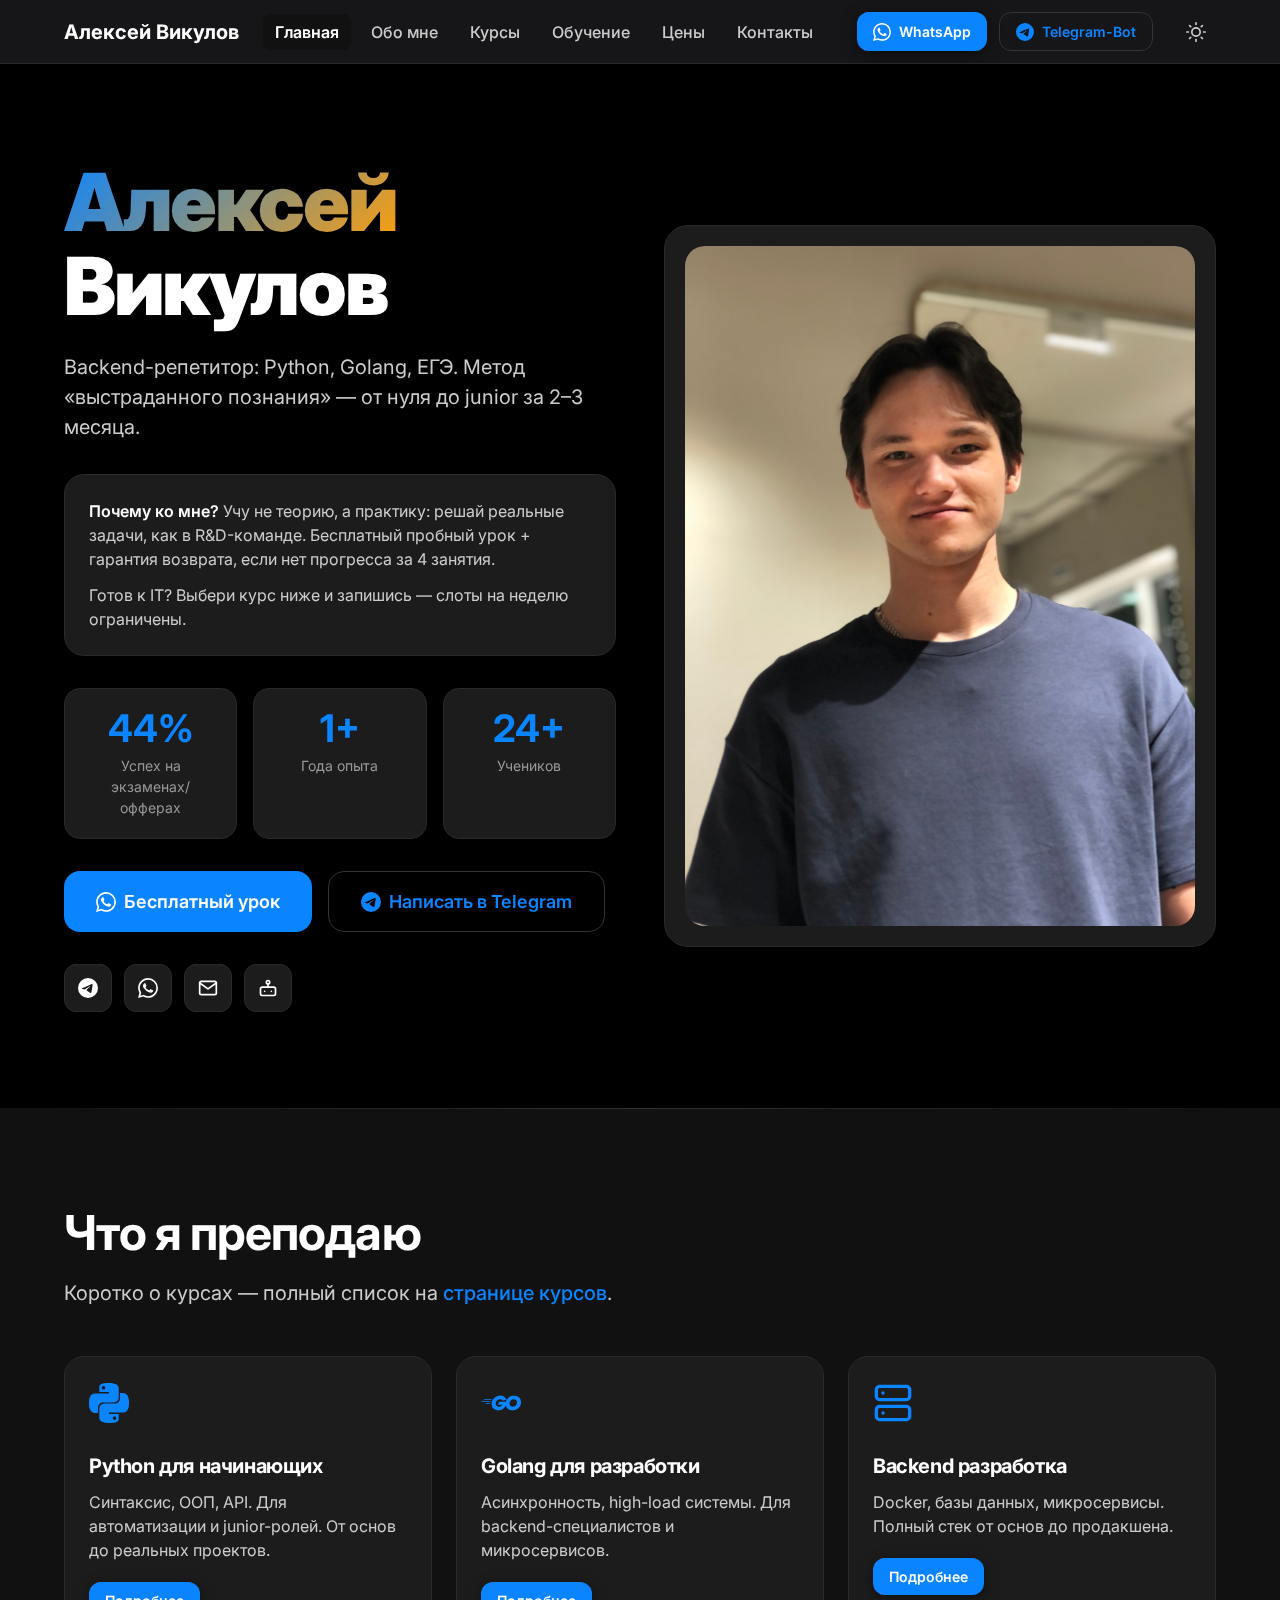
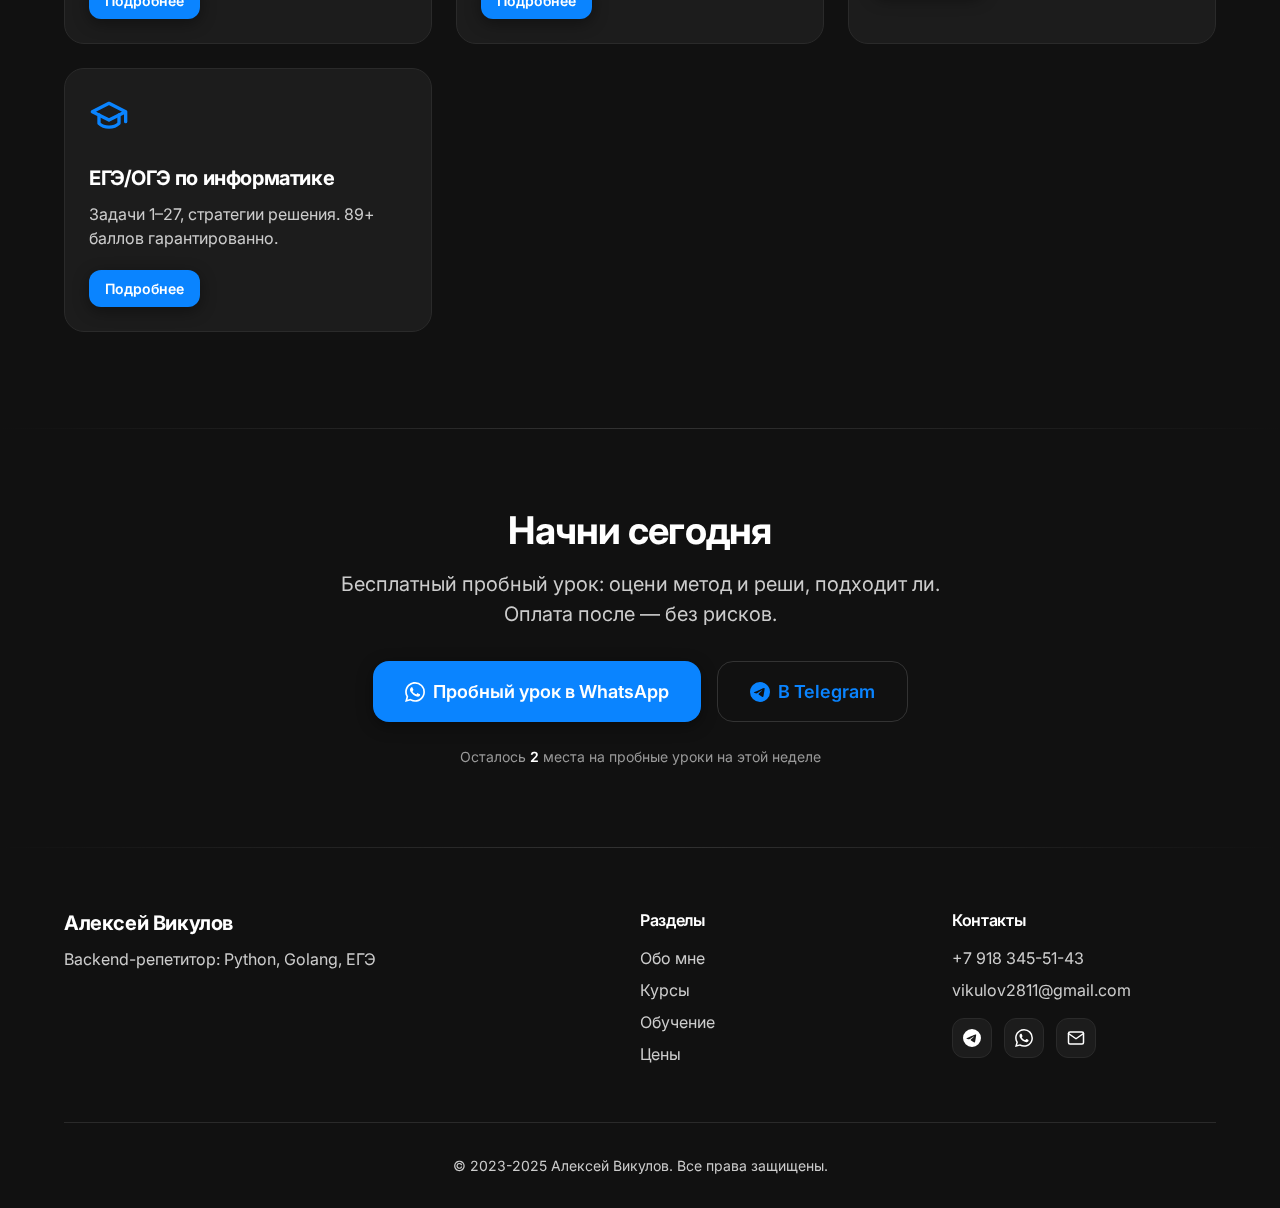
<file: index.html>
<!DOCTYPE html>
<html lang="ru" data-theme="dark">
<head>
  <meta charset="UTF-8" />
  <meta name="viewport" content="width=device-width, initial-scale=1.0"/>
  <title>Алексей Викулов: Репетитор Python, Golang, Backend | Бесплатный пробный урок</title>
  <meta name="description" content="Индивидуальные уроки Python, Golang, Backend и ЕГЭ по информатике. Метод 'выстраданного познания'. Запишись на бесплатный урок — 92% учеников получают офферы.">
  <meta name="keywords" content="Python, Golang, Backend, ЕГЭ информатика, репетитор, программирование, обучение">
  
  <!-- Fonts -->
  <link rel="preconnect" href="https://fonts.googleapis.com">
  <link rel="preconnect" href="https://fonts.gstatic.com" crossorigin>
  <link href="https://fonts.googleapis.com/css2?family=Inter:wght@300;400;500;600;700;800;900&display=swap" rel="stylesheet">
  
  <style>
    /* ============================================
       APPLE-STYLE DESIGN SYSTEM
       Полная система дизайна в стиле Apple
       ============================================ */

    /* ============================================
       1. ПЕРЕМЕННЫЕ - ТЕМНАЯ ТЕМА (по умолчанию)
       ============================================ */
    :root {
      /* Цветовая схема - Dark Mode */
      --bg-primary: #000000;
      --bg-secondary: #111111;
      --bg-tertiary: #1a1a1a;
      --bg-card: #1c1c1c;
      --bg-elevated: #2c2c2c;
      
      /* Текст */
      --text-primary: #ffffff;
      --text-secondary: #cccccc;
      --text-tertiary: #999999;
      --text-disabled: #666666;
      
      /* Акценты */
      --accent-primary: #0a84ff;
      --accent-primary-hover: #409cff;
      --accent-secondary: #30d158;
      --accent-tertiary: #ff9f0a;
      --accent-error: #ff3b30;
      
      /* Границы */
      --border-primary: #333333;
      --border-secondary: #2a2a2a;
      --border-tertiary: #222222;
      
      /* Тени */
      --shadow-1: 0 2px 8px rgba(0, 0, 0, 0.3);
      --shadow-2: 0 4px 16px rgba(0, 0, 0, 0.4);
      --shadow-3: 0 8px 32px rgba(0, 0, 0, 0.5);
      --shadow-4: 0 12px 48px rgba(0, 0, 0, 0.6);
      
      /* Прозрачность */
      --glass-bg: rgba(28, 28, 30, 0.8);
      --overlay-bg: rgba(0, 0, 0, 0.4);
      
      /* Размеры шрифтов (iOS-style) */
      --text-xs: 12px;
      --text-sm: 14px;
      --text-base: 16px;
      --text-lg: 18px;
      --text-xl: 20px;
      --text-2xl: 24px;
      --text-3xl: 30px;
      --text-4xl: 38px;
      --text-5xl: 48px;
      --text-6xl: 64px;
      --text-7xl: 80px;
      
      /* Веса шрифтов */
      --font-light: 300;
      --font-regular: 400;
      --font-medium: 500;
      --font-semibold: 600;
      --font-bold: 700;
      --font-extrabold: 800;
      --font-black: 900;
      
      /* Межстрочное расстояние */
      --leading-tight: 1.2;
      --leading-snug: 1.35;
      --leading-normal: 1.5;
      --leading-loose: 1.8;
      
      /* Трекинг */
      --tracking-tight: -0.02em;
      --tracking-normal: 0;
      --tracking-wide: 0.02em;
      
      /* Система отступов (8pt grid) */
      --space-1: 4px;
      --space-2: 8px;
      --space-3: 12px;
      --space-4: 16px;
      --space-5: 20px;
      --space-6: 24px;
      --space-7: 28px;
      --space-8: 32px;
      --space-9: 36px;
      --space-10: 40px;
      --space-12: 48px;
      --space-14: 56px;
      --space-16: 64px;
      --space-20: 80px;
      --space-24: 96px;
      --space-28: 112px;
      --space-32: 128px;
      
      /* Радиусы скругления */
      --radius-sm: 8px;
      --radius-md: 12px;
      --radius-lg: 16px;
      --radius-xl: 20px;
      --radius-2xl: 24px;
      --radius-full: 9999px;
      
      /* Навигация */
      --navbar-height: 64px;
      
      /* Контейнер */
      --container-max: 1200px;
      
      /* Анимации */
      --duration-fast: 0.15s;
      --duration-normal: 0.3s;
      --duration-slow: 0.5s;
      --ease-in: cubic-bezier(0.4, 0, 1, 1);
      --ease-out: cubic-bezier(0, 0, 0.2, 1);
      --ease-in-out: cubic-bezier(0.4, 0, 0.2, 1);
      --spring: cubic-bezier(0.175, 0.885, 0.32, 1.275);
    }

    /* ============================================
       2. СВЕТЛАЯ ТЕМА
       ============================================ */
    [data-theme="light"] {
      --bg-primary: #ffffff;
      --bg-secondary: #f5f5f7;
      --bg-tertiary: #e5e5ea;
      --bg-card: #ffffff;
      --bg-elevated: #ffffff;
      
      --text-primary: #1d1d1f;
      --text-secondary: #424245;
      --text-tertiary: #6e6e73;
      --text-disabled: #a5a5a8;
      
      --accent-primary: #0071e3;
      --accent-primary-hover: #0077ed;
      --accent-secondary: #30d158;
      --accent-tertiary: #ff9f0a;
      --accent-error: #ff375f;
      
      --border-primary: #d1d1d6;
      --border-secondary: #e5e5ea;
      --border-tertiary: #f5f5f7;
      
      --shadow-1: 0 2px 8px rgba(0, 0, 0, 0.08);
      --shadow-2: 0 4px 16px rgba(0, 0, 0, 0.12);
      --shadow-3: 0 8px 32px rgba(0, 0, 0, 0.15);
      --shadow-4: 0 12px 48px rgba(0, 0, 0, 0.18);
      
      --glass-bg: rgba(255, 255, 255, 0.8);
      --overlay-bg: rgba(0, 0, 0, 0.2);
    }

    /* ============================================
       3. СБРОС СТИЛЕЙ
       ============================================ */
    *, *::before, *::after {
      margin: 0;
      padding: 0;
      box-sizing: border-box;
    }

    html {
      scroll-behavior: smooth;
      -webkit-font-smoothing: antialiased;
      -moz-osx-font-smoothing: grayscale;
      text-rendering: optimizeLegibility;
    }

    body {
      font-family: 'Inter', -apple-system, BlinkMacSystemFont, 'SF Pro Display', 'SF Pro Text', sans-serif;
      font-size: var(--text-base);
      font-weight: var(--font-regular);
      line-height: var(--leading-normal);
      color: var(--text-primary);
      background-color: var(--bg-primary);
      overflow-x: hidden;
      min-height: 100vh;
    }

    /* ============================================
       4. ТИПОГРАФИКА
       ============================================ */
    h1, h2, h3, h4, h5, h6 {
      font-weight: var(--font-bold);
      line-height: var(--leading-tight);
      letter-spacing: var(--tracking-tight);
      color: var(--text-primary);
    }

    h1 {
      font-size: var(--text-6xl);
      font-weight: var(--font-black);
    }

    h2 {
      font-size: var(--text-4xl);
    }

    h3 {
      font-size: var(--text-2xl);
    }

    h4 {
      font-size: var(--text-xl);
    }

    h5 {
      font-size: var(--text-lg);
    }

    h6 {
      font-size: var(--text-base);
      font-weight: var(--font-semibold);
    }

    p {
      color: var(--text-secondary);
      line-height: var(--leading-normal);
    }

    a {
      color: var(--accent-primary);
      text-decoration: none;
      transition: color var(--duration-fast) var(--ease-out);
    }

    a:hover {
      color: var(--accent-primary-hover);
    }

    strong, b {
      font-weight: var(--font-semibold);
      color: var(--text-primary);
    }

    /* ============================================
       5. БАЗОВЫЕ КОМПОНЕНТЫ
       ============================================ */

    /* Контейнер */
    .container {
      max-width: var(--container-max);
      margin: 0 auto;
      padding: 0 var(--space-6);
    }

    /* Кнопки */
    .button {
      display: inline-flex;
      align-items: center;
      justify-content: center;
      gap: var(--space-2);
      padding: var(--space-3) var(--space-6);
      border-radius: var(--radius-lg);
      font-size: var(--text-base);
      font-weight: var(--font-semibold);
      font-family: inherit;
      text-align: center;
      cursor: pointer;
      transition: all var(--duration-normal) var(--ease-out);
      border: none;
      position: relative;
      overflow: hidden;
      white-space: nowrap;
    }

    .button.primary {
      background-color: var(--accent-primary);
      color: white;
      box-shadow: var(--shadow-2);
    }

    .button.primary:hover {
      background-color: var(--accent-primary-hover);
      transform: translateY(-2px);
      box-shadow: var(--shadow-3);
    }

    .button.primary:active {
      transform: translateY(0) scale(0.98);
    }

    .button.secondary {
      background-color: transparent;
      color: var(--accent-primary);
      border: 1px solid var(--border-primary);
    }

    .button.secondary:hover {
      background-color: var(--bg-secondary);
      border-color: var(--accent-primary);
    }

    .button.tertiary {
      background-color: transparent;
      color: var(--text-primary);
    }

    .button.tertiary:hover {
      background-color: var(--bg-secondary);
    }

    .button.small {
      padding: var(--space-2) var(--space-4);
      font-size: var(--text-sm);
      border-radius: var(--radius-md);
    }

    .button.large {
      padding: var(--space-4) var(--space-8);
      font-size: var(--text-lg);
    }

    /* Карточки */
    .card {
      background-color: var(--bg-card);
      border-radius: var(--radius-xl);
      padding: var(--space-6);
      box-shadow: var(--shadow-2);
      border: 1px solid var(--border-secondary);
      transition: all var(--duration-normal) var(--ease-out);
      position: relative;
    }

    .card:hover {
      transform: translateY(-4px);
      box-shadow: var(--shadow-3);
      border-color: var(--border-primary);
    }

    /* ============================================
       6. НАВИГАЦИЯ (macOS-style)
       ============================================ */
    .navbar {
      position: fixed;
      top: 0;
      left: 0;
      right: 0;
      height: var(--navbar-height);
      background-color: var(--glass-bg);
      backdrop-filter: blur(20px) saturate(180%);
      -webkit-backdrop-filter: blur(20px) saturate(180%);
      border-bottom: 1px solid var(--border-secondary);
      z-index: 1000;
      transition: all var(--duration-normal) var(--ease-out);
    }

    .navbar.scrolled {
      box-shadow: var(--shadow-2);
    }

    .navbar .container {
      display: flex;
      justify-content: space-between;
      align-items: center;
      height: 100%;
    }

    .navbar-brand {
      font-size: var(--text-xl);
      font-weight: var(--font-bold);
      color: var(--text-primary);
      display: flex;
      align-items: center;
      gap: var(--space-3);
    }

    .navbar-toggle {
      display: none;
      align-items: center;
      justify-content: center;
      width: 44px;
      height: 44px;
      border-radius: var(--radius-md);
      background: transparent;
      border: none;
      cursor: pointer;
      color: var(--text-primary);
      transition: all var(--duration-fast) var(--ease-out);
    }

    .navbar-toggle:hover {
      background-color: var(--bg-secondary);
    }

    .navbar-menu {
      display: flex;
      align-items: center;
      gap: var(--space-8);
    }

    .navbar-links {
      display: flex;
      list-style: none;
      gap: var(--space-2);
    }

    .nav-link {
      color: var(--text-secondary);
      text-decoration: none;
      font-size: var(--text-base);
      font-weight: var(--font-medium);
      padding: var(--space-2) var(--space-3);
      border-radius: var(--radius-sm);
      transition: all var(--duration-fast) var(--ease-out);
    }

    .nav-link:hover,
    .nav-link.active {
      color: var(--text-primary);
      background-color: var(--bg-secondary);
    }

    .nav-link.active {
      font-weight: var(--font-semibold);
    }

    .navbar-cta {
      display: flex;
      gap: var(--space-3);
    }

    /* Тема переключатель */
    .theme-toggle {
      display: flex;
      align-items: center;
      justify-content: center;
      width: 40px;
      height: 40px;
      border-radius: var(--radius-md);
      background: transparent;
      border: none;
      cursor: pointer;
      color: var(--text-secondary);
      transition: all var(--duration-fast) var(--ease-out);
    }

    .theme-toggle:hover {
      background-color: var(--bg-secondary);
      color: var(--text-primary);
    }

    /* ============================================
       7. HERO СЕКЦИЯ (Apple-style)
       ============================================ */
    .hero {
      padding: calc(var(--navbar-height) + var(--space-24)) 0 var(--space-24);
      position: relative;
      overflow: hidden;
    }

    .hero-content {
      display: grid;
      grid-template-columns: 1fr 1fr;
      gap: var(--space-12);
      align-items: center;
    }

    .hero-title {
      font-size: var(--text-7xl);
      font-weight: var(--font-black);
      line-height: 1.05;
      margin-bottom: var(--space-6);
      letter-spacing: -0.03em;
    }

    .hero-title-accent {
      background: linear-gradient(135deg, var(--accent-primary), var(--accent-tertiary));
      -webkit-background-clip: text;
      -webkit-text-fill-color: transparent;
      background-clip: text;
    }

    .hero-subtitle {
      font-size: var(--text-xl);
      color: var(--text-secondary);
      margin-bottom: var(--space-8);
      line-height: var(--leading-normal);
      max-width: 540px;
    }

    .hero-pitch {
      background-color: var(--bg-card);
      border: 1px solid var(--border-secondary);
      border-radius: var(--radius-xl);
      padding: var(--space-6);
      margin-bottom: var(--space-8);
    }

    .hero-pitch p {
      margin-bottom: var(--space-3);
    }

    .hero-pitch p:last-child {
      margin-bottom: 0;
    }

    /* Статистика */
    .hero-stats {
      display: grid;
      grid-template-columns: repeat(3, 1fr);
      gap: var(--space-4);
      margin: var(--space-8) 0;
    }

    .stat-item {
      text-align: center;
      padding: var(--space-5);
      background-color: var(--bg-card);
      border-radius: var(--radius-lg);
      border: 1px solid var(--border-secondary);
    }

    .stat-value {
      font-size: var(--text-4xl);
      font-weight: var(--font-bold);
      color: var(--accent-primary);
      display: block;
      line-height: 1;
    }

    .stat-label {
      font-size: var(--text-sm);
      color: var(--text-tertiary);
      display: block;
      margin-top: var(--space-2);
    }

    /* CTA кнопки */
    .hero-cta {
      display: flex;
      flex-wrap: wrap;
      gap: var(--space-4);
      margin: var(--space-8) 0;
    }

    /* Социальные ссылки */
    .social-links {
      display: flex;
      gap: var(--space-3);
      margin-top: var(--space-6);
    }

    .social-link {
      display: inline-flex;
      align-items: center;
      justify-content: center;
      width: 48px;
      height: 48px;
      background-color: var(--bg-card);
      border: 1px solid var(--border-secondary);
      border-radius: var(--radius-md);
      color: var(--text-primary);
      font-size: var(--text-xl);
      transition: all var(--duration-normal) var(--ease-out);
    }

    .social-link:hover {
      background-color: var(--accent-primary);
      border-color: var(--accent-primary);
      transform: translateY(-2px);
      color: white;
    }

    /* Изображение */
    .hero-image {
      position: relative;
    }

    .profile-card {
      background-color: var(--bg-card);
      border: 1px solid var(--border-secondary);
      border-radius: var(--radius-2xl);
      padding: var(--space-5);
      box-shadow: var(--shadow-4);
      animation: float 6s ease-in-out infinite;
    }

    @keyframes float {
      0%, 100% { transform: translateY(0px); }
      50% { transform: translateY(-15px); }
    }

    .avatar-large {
      width: 100%;
      border-radius: var(--radius-xl);
      display: block;
    }

    /* ============================================
       8. СЕКЦИЯ КУРСОВ (App Store style)
       ============================================ */
    .section {
      padding: var(--space-24) 0;
    }

    .section-bg {
      background-color: var(--bg-secondary);
      position: relative;
    }

    .section-bg::before {
      content: '';
      position: absolute;
      top: 0;
      left: 0;
      right: 0;
      height: 1px;
      background: linear-gradient(90deg, transparent, var(--border-primary), transparent);
    }

    .section-header {
      margin-bottom: var(--space-12);
    }

    .section-title {
      font-size: var(--text-5xl);
      font-weight: var(--font-bold);
      margin-bottom: var(--space-4);
    }

    .section-description {
      font-size: var(--text-xl);
      color: var(--text-secondary);
      max-width: 640px;
    }

    .link {
      color: var(--accent-primary);
      font-weight: var(--font-medium);
    }

    .link:hover {
      text-decoration: underline;
    }

    /* Карточки курсов */
    .courses-grid {
      display: grid;
      grid-template-columns: repeat(auto-fit, minmax(280px, 1fr));
      gap: var(--space-6);
      margin-top: var(--space-8);
    }

    .course-card {
      background-color: var(--bg-card);
      border-radius: var(--radius-xl);
      padding: var(--space-6);
      border: 1px solid var(--border-secondary);
      transition: all var(--duration-normal) var(--ease-out);
      position: relative;
    }

    .course-card:hover {
      transform: translateY(-4px);
      box-shadow: var(--shadow-3);
      border-color: var(--border-primary);
    }

    .course-icon {
      font-size: var(--text-4xl);
      margin-bottom: var(--space-4);
      color: var(--accent-primary);
    }

    .course-icon svg {
      width: 40px;
      height: 40px;
    }

    .course-title {
      font-size: var(--text-xl);
      font-weight: var(--font-bold);
      margin-bottom: var(--space-3);
      color: var(--text-primary);
    }

    .course-description {
      color: var(--text-secondary);
      margin-bottom: var(--space-5);
      line-height: var(--leading-normal);
    }

    /* ============================================
       9. CTA СЕКЦИЯ
       ============================================ */
    .cta-section {
      padding: var(--space-20) 0;
      text-align: center;
      background-color: var(--bg-secondary);
      position: relative;
    }

    .cta-section::before {
      content: '';
      position: absolute;
      top: 0;
      left: 0;
      right: 0;
      height: 1px;
      background: linear-gradient(90deg, transparent, var(--border-primary), transparent);
    }

    .cta-title {
      font-size: var(--text-4xl);
      font-weight: var(--font-bold);
      margin-bottom: var(--space-4);
    }

    .cta-description {
      font-size: var(--text-xl);
      color: var(--text-secondary);
      margin-bottom: var(--space-8);
      max-width: 600px;
      margin-left: auto;
      margin-right: auto;
    }

    .cta-buttons {
      display: flex;
      justify-content: center;
      flex-wrap: wrap;
      gap: var(--space-4);
    }

    .small-note {
      font-size: var(--text-sm);
      color: var(--text-tertiary);
      margin-top: var(--space-6);
    }

    .pulse {
      animation: pulse 2s ease-in-out infinite;
    }

    @keyframes pulse {
      0%, 100% { opacity: 1; }
      50% { opacity: 0.6; }
    }

    /* ============================================
       10. ФУТЕР (Apple-style)
       ============================================ */
    .footer {
      background-color: var(--bg-secondary);
      padding: var(--space-16) 0 var(--space-8);
      position: relative;
    }

    .footer::before {
      content: '';
      position: absolute;
      top: 0;
      left: 0;
      right: 0;
      height: 1px;
      background: linear-gradient(90deg, transparent, var(--border-primary), transparent);
    }

    .footer-content {
      display: grid;
      grid-template-columns: 2fr 1fr 1fr;
      gap: var(--space-12);
      margin-bottom: var(--space-12);
    }

    .footer-brand {
      max-width: 320px;
    }

    .footer-logo {
      font-size: var(--text-xl);
      font-weight: var(--font-bold);
      margin-bottom: var(--space-3);
      color: var(--text-primary);
    }

    .footer-tagline {
      color: var(--text-secondary);
      font-size: var(--text-base);
    }

    .footer-column h4 {
      font-size: var(--text-base);
      font-weight: var(--font-semibold);
      margin-bottom: var(--space-4);
      color: var(--text-primary);
    }

    .footer-links {
      list-style: none;
    }

    .footer-links li {
      margin-bottom: var(--space-2);
    }

    .footer-links a {
      color: var(--text-secondary);
      font-size: var(--text-base);
      transition: color var(--duration-fast) var(--ease-out);
    }

    .footer-links a:hover {
      color: var(--accent-primary);
    }

    .footer-contact p {
      margin-bottom: var(--space-2);
      color: var(--text-secondary);
    }

    .social-icons {
      display: flex;
      gap: var(--space-3);
      margin-top: var(--space-4);
    }

    .social-icon {
      display: inline-flex;
      align-items: center;
      justify-content: center;
      width: 40px;
      height: 40px;
      background-color: var(--bg-card);
      border: 1px solid var(--border-secondary);
      border-radius: var(--radius-md);
      color: var(--text-primary);
      transition: all var(--duration-normal) var(--ease-out);
    }

    .social-icon:hover {
      background-color: var(--accent-primary);
      border-color: var(--accent-primary);
      transform: translateY(-2px);
    }

    .footer-bottom {
      text-align: center;
      padding-top: var(--space-8);
      border-top: 1px solid var(--border-secondary);
      color: var(--text-tertiary);
      font-size: var(--text-sm);
    }

    /* ============================================
       11. АНИМАЦИИ
       ============================================ */
    @keyframes fadeIn {
      from { opacity: 0; }
      to { opacity: 1; }
    }

    @keyframes slideUp {
      from { 
        opacity: 0;
        transform: translateY(20px);
      }
      to { 
        opacity: 1;
        transform: translateY(0);
      }
    }

    @keyframes slideDown {
      from {
        opacity: 0;
        transform: translateY(-20px);
      }
      to {
        opacity: 1;
        transform: translateY(0);
      }
    }

    .fade-in {
      animation: fadeIn var(--duration-normal) var(--ease-out);
    }

    .slide-up {
      animation: slideUp var(--duration-normal) var(--ease-out);
    }

    /* ============================================
       12. АДАПТИВНОСТЬ
       ============================================ */

    /* Планшеты */
    @media (max-width: 1024px) {
      :root {
        --text-7xl: 56px;
        --text-6xl: 44px;
        --text-5xl: 36px;
        --text-4xl: 30px;
      }
      
      .hero-content {
        grid-template-columns: 1fr;
        gap: var(--space-10);
        text-align: center;
      }
      
      .hero-subtitle {
        margin-left: auto;
        margin-right: auto;
      }
      
      .hero-stats {
        max-width: 400px;
        margin-left: auto;
        margin-right: auto;
      }
      
      .hero-cta {
        justify-content: center;
      }
      
      .social-links {
        justify-content: center;
      }
      
      .hero-image {
        max-width: 400px;
        margin: 0 auto;
      }
      
      .footer-content {
        grid-template-columns: 1fr 1fr;
        gap: var(--space-8);
      }
      
      .footer-brand {
        grid-column: 1 / -1;
        max-width: none;
        text-align: center;
      }
    }

    /* Мобильные устройства */
    @media (max-width: 768px) {
      :root {
        --text-7xl: 40px;
        --text-6xl: 32px;
        --text-5xl: 28px;
        --text-4xl: 24px;
        --text-3xl: 22px;
        --navbar-height: 56px;
      }
      
      .navbar-toggle {
        display: flex;
      }
      
      .navbar-menu {
        position: fixed;
        top: var(--navbar-height);
        left: 0;
        right: 0;
        bottom: 0;
        background-color: var(--bg-primary);
        flex-direction: column;
        padding: var(--space-6);
        transform: translateX(100%);
        opacity: 0;
        visibility: hidden;
        transition: all var(--duration-normal) var(--ease-out);
        overflow-y: auto;
      }
      
      .navbar-menu.active {
        transform: translateX(0);
        opacity: 1;
        visibility: visible;
      }
      
      .navbar-links {
        flex-direction: column;
        width: 100%;
        gap: var(--space-2);
      }
      
      .nav-link {
        padding: var(--space-3) var(--space-4);
        font-size: var(--text-lg);
      }
      
      .navbar-cta {
        flex-direction: column;
        width: 100%;
        margin-top: var(--space-6);
      }
      
      .navbar-cta .button {
        width: 100%;
        justify-content: center;
      }
      
      .hero {
        padding: calc(var(--navbar-height) + var(--space-16)) 0 var(--space-16);
      }
      
      .hero-title {
        font-size: var(--text-5xl);
      }
      
      .hero-pitch {
        padding: var(--space-5);
      }
      
      .hero-stats {
        grid-template-columns: 1fr;
        max-width: 300px;
      }
      
      .stat-item {
        display: flex;
        align-items: center;
        justify-content: space-between;
        text-align: left;
        padding: var(--space-4);
      }
      
      .stat-value {
        font-size: var(--text-2xl);
      }
      
      .stat-label {
        margin-top: 0;
        text-align: right;
      }
      
      .hero-cta,
      .cta-buttons {
        flex-direction: column;
        align-items: stretch;
      }
      
      .hero-cta .button,
      .cta-buttons .button {
        width: 100%;
        justify-content: center;
      }
      
      .social-links {
        justify-content: center;
      }
      
      .section {
        padding: var(--space-16) 0;
      }
      
      .courses-grid {
        grid-template-columns: 1fr;
      }
      
      .footer-content {
        grid-template-columns: 1fr;
        text-align: center;
      }
      
      .footer-brand {
        text-align: center;
      }
      
      .footer-column {
        text-align: center;
      }
      
      .social-icons {
        justify-content: center;
      }
      
      .theme-toggle-desktop {
        display: none !important;
      }
    }

    /* Очень маленькие экраны */
    @media (max-width: 375px) {
      :root {
        --text-5xl: 32px;
        --text-4xl: 24px;
      }
      
      .container {
        padding: 0 var(--space-4);
      }
    }

    /* Скроллбар */
    ::-webkit-scrollbar {
      width: 8px;
      height: 8px;
    }

    ::-webkit-scrollbar-track {
      background: var(--bg-secondary);
    }

    ::-webkit-scrollbar-thumb {
      background: var(--border-primary);
      border-radius: var(--radius-full);
    }

    ::-webkit-scrollbar-thumb:hover {
      background: var(--text-tertiary);
    }

    /* Выделение текста */
    ::selection {
      background-color: var(--accent-primary);
      color: white;
    }

    /* Фокус для доступности */
    *:focus-visible {
      outline: 2px solid var(--accent-primary);
      outline-offset: 2px;
    }

    /* Отключенные состояния */
    *:disabled {
      opacity: 0.5;
      cursor: not-allowed;
    }

    /* Мобильный переключатель темы */
    .theme-toggle-mobile {
      display: none;
    }

    @media (max-width: 768px) {
      .theme-toggle-mobile {
        display: flex;
        position: fixed;
        bottom: 20px;
        right: 20px;
        z-index: 1000;
        box-shadow: var(--shadow-3);
        background-color: var(--bg-card);
      }
    }

    /* Иконки */
    .icon {
      display: inline-flex;
      align-items: center;
      justify-content: center;
    }

    .icon svg {
      width: 1em;
      height: 1em;
    }
  </style>
</head>
<body>
  <!-- Навигация -->
  <nav class="navbar" id="navbar">
    <div class="container">
      <div class="navbar-brand">
        <span>Алексей Викулов</span>
      </div>
      
      <button class="navbar-toggle" id="navbarToggle" aria-label="Toggle menu">
        <svg class="icon menu-icon" xmlns="http://www.w3.org/2000/svg" width="24" height="24" viewBox="0 0 24 24" fill="none" stroke="currentColor" stroke-width="2" stroke-linecap="round" stroke-linejoin="round">
          <line x1="3" y1="12" x2="21" y2="12"></line>
          <line x1="3" y1="6" x2="21" y2="6"></line>
          <line x1="3" y1="18" x2="21" y2="18"></line>
        </svg>
        <svg class="icon close-icon" style="display:none" xmlns="http://www.w3.org/2000/svg" width="24" height="24" viewBox="0 0 24 24" fill="none" stroke="currentColor" stroke-width="2" stroke-linecap="round" stroke-linejoin="round">
          <line x1="18" y1="6" x2="6" y2="18"></line>
          <line x1="6" y1="6" x2="18" y2="18"></line>
        </svg>
      </button>
      
      <div class="navbar-menu" id="navbarMenu">
        <ul class="navbar-links">
          <li><a href="index.html" class="nav-link active">Главная</a></li>
          <li><a href="about.html" class="nav-link">Обо мне</a></li>
          <li><a href="courses.html" class="nav-link">Курсы</a></li>
          <li><a href="learning.html" class="nav-link">Обучение</a></li>
          <li><a href="prices.html" class="nav-link">Цены</a></li>
          <li><a href="contact.html" class="nav-link">Контакты</a></li>
        </ul>
        <div class="navbar-cta">
          <a href="https://wa.me/79183455143?text=Здравствуйте!%20Хочу%20записаться%20на%20занятие." class="button primary small" target="_blank" rel="noopener noreferrer">
            <svg class="icon" xmlns="http://www.w3.org/2000/svg" width="18" height="18" viewBox="0 0 24 24" fill="currentColor">
              <path d="M17.472 14.382c-.297-.149-1.758-.867-2.03-.967-.273-.099-.471-.148-.67.15-.197.297-.767.966-.94 1.164-.173.199-.347.223-.644.075-.297-.15-1.255-.463-2.39-1.475-.883-.788-1.48-1.761-1.653-2.059-.173-.297-.018-.458.13-.606.134-.133.298-.347.446-.52.149-.174.198-.298.298-.497.099-.198.05-.371-.025-.52-.075-.149-.669-1.612-.916-2.207-.242-.579-.487-.5-.669-.51-.173-.008-.371-.01-.57-.01-.198 0-.52.074-.792.372-.272.297-1.04 1.016-1.04 2.479 0 1.462 1.065 2.875 1.213 3.074.149.198 2.096 3.2 5.077 4.487.709.306 1.262.489 1.694.625.712.227 1.36.195 1.871.118.571-.085 1.758-.719 2.006-1.413.248-.694.248-1.289.173-1.413-.074-.124-.272-.198-.57-.347m-5.421 7.403h-.004a9.87 9.87 0 01-5.031-1.378l-.361-.214-3.741.982.998-3.648-.235-.374a9.86 9.86 0 01-1.51-5.26c.001-5.45 4.436-9.884 9.888-9.884 2.64 0 5.122 1.03 6.988 2.898a9.825 9.825 0 012.893 6.994c-.003 5.45-4.437 9.884-9.885 9.884m8.413-18.297A11.815 11.815 0 0012.05 0C5.495 0 .16 5.335.157 11.892c0 2.096.547 4.142 1.588 5.945L.057 24l6.305-1.654a11.882 11.882 0 005.683 1.448h.005c6.554 0 11.89-5.335 11.893-11.893a11.821 11.821 0 00-3.48-8.413z"/>
            </svg>
            WhatsApp
          </a>
          <a href="https://t.me/avick_bot" class="button secondary small" target="_blank" rel="noopener noreferrer">
            <svg class="icon" xmlns="http://www.w3.org/2000/svg" width="18" height="18" viewBox="0 0 24 24" fill="currentColor">
              <path d="M11.944 0A12 12 0 0 0 0 12a12 12 0 0 0 12 12 12 12 0 0 0 12-12A12 12 0 0 0 12 0a12 12 0 0 0-.056 0zm4.962 7.224c.1-.002.321.023.465.14a.506.506 0 0 1 .171.325c.016.093.036.306.02.472-.18 1.898-.962 6.502-1.36 8.627-.168.9-.499 1.201-.82 1.23-.696.065-1.225-.46-1.9-.902-1.056-.693-1.653-1.124-2.678-1.8-1.185-.78-.417-1.21.258-1.91.177-.184 3.247-2.977 3.307-3.23.007-.032.014-.15-.056-.212s-.174-.041-.249-.024c-.106.024-1.793 1.14-5.061 3.345-.48.33-.913.49-1.302.48-.428-.008-1.252-.241-1.865-.44-.752-.245-1.349-.374-1.297-.789.027-.216.325-.437.893-.663 3.498-1.524 5.83-2.529 6.998-3.014 3.332-1.386 4.025-1.627 4.476-1.635z"/>
            </svg>
            Telegram-Bot
          </a>
        </div>
      </div>
      
      <button class="theme-toggle theme-toggle-desktop" id="themeToggle" aria-label="Toggle theme">
        <svg class="icon sun-icon" xmlns="http://www.w3.org/2000/svg" width="20" height="20" viewBox="0 0 24 24" fill="none" stroke="currentColor" stroke-width="2" stroke-linecap="round" stroke-linejoin="round">
          <circle cx="12" cy="12" r="5"></circle>
          <line x1="12" y1="1" x2="12" y2="3"></line>
          <line x1="12" y1="21" x2="12" y2="23"></line>
          <line x1="4.22" y1="4.22" x2="5.64" y2="5.64"></line>
          <line x1="18.36" y1="18.36" x2="19.78" y2="19.78"></line>
          <line x1="1" y1="12" x2="3" y2="12"></line>
          <line x1="21" y1="12" x2="23" y2="12"></line>
          <line x1="4.22" y1="19.78" x2="5.64" y2="18.36"></line>
          <line x1="18.36" y1="5.64" x2="19.78" y2="4.22"></line>
        </svg>
        <svg class="icon moon-icon" style="display:none" xmlns="http://www.w3.org/2000/svg" width="20" height="20" viewBox="0 0 24 24" fill="none" stroke="currentColor" stroke-width="2" stroke-linecap="round" stroke-linejoin="round">
          <path d="M21 12.79A9 9 0 1 1 11.21 3 7 7 0 0 0 21 12.79z"></path>
        </svg>
      </button>
    </div>
  </nav>

  <!-- Hero секция -->
  <header class="hero">
    <div class="container">
      <div class="hero-content">
        <div class="hero-text">
          <h1 class="hero-title">
            <span class="hero-title-accent">Алексей</span> Викулов
          </h1>
          <p class="hero-subtitle">
            Backend-репетитор: Python, Golang, ЕГЭ. Метод «выстраданного познания» — от нуля до junior за 2–3 месяца.
          </p>
          
          <div class="hero-pitch">
            <p>
              <strong>Почему ко мне?</strong> Учу не теорию, а практику: решай реальные задачи, как в R&D-команде. 
              Бесплатный пробный урок + гарантия возврата, если нет прогресса за 4 занятия.
            </p>
            <p>Готов к IT? Выбери курс ниже и запишись — слоты на неделю ограничены.</p>
          </div>
          
          <div class="hero-stats">
            <div class="stat-item">
              <span class="stat-value" data-value="92" data-suffix="%">0%</span>
              <span class="stat-label">Успех на экзаменах/офферах</span>
            </div>
            <div class="stat-item">
              <span class="stat-value" data-value="4" data-suffix="+">0+</span>
              <span class="stat-label">Года опыта</span>
            </div>
            <div class="stat-item">
              <span class="stat-value" data-value="50" data-suffix="+">0+</span>
              <span class="stat-label">Учеников</span>
            </div>
          </div>
          
          <div class="hero-cta">
            <a href="https://wa.me/79183455143?text=Хочу%20бесплатный%20пробный%20урок!" class="button primary large" target="_blank" rel="noopener noreferrer">
              <svg class="icon" xmlns="http://www.w3.org/2000/svg" width="20" height="20" viewBox="0 0 24 24" fill="currentColor">
                <path d="M17.472 14.382c-.297-.149-1.758-.867-2.03-.967-.273-.099-.471-.148-.67.15-.197.297-.767.966-.94 1.164-.173.199-.347.223-.644.075-.297-.15-1.255-.463-2.39-1.475-.883-.788-1.48-1.761-1.653-2.059-.173-.297-.018-.458.13-.606.134-.133.298-.347.446-.52.149-.174.198-.298.298-.497.099-.198.05-.371-.025-.52-.075-.149-.669-1.612-.916-2.207-.242-.579-.487-.5-.669-.51-.173-.008-.371-.01-.57-.01-.198 0-.52.074-.792.372-.272.297-1.04 1.016-1.04 2.479 0 1.462 1.065 2.875 1.213 3.074.149.198 2.096 3.2 5.077 4.487.709.306 1.262.489 1.694.625.712.227 1.36.195 1.871.118.571-.085 1.758-.719 2.006-1.413.248-.694.248-1.289.173-1.413-.074-.124-.272-.198-.57-.347m-5.421 7.403h-.004a9.87 9.87 0 01-5.031-1.378l-.361-.214-3.741.982.998-3.648-.235-.374a9.86 9.86 0 01-1.51-5.26c.001-5.45 4.436-9.884 9.888-9.884 2.64 0 5.122 1.03 6.988 2.898a9.825 9.825 0 012.893 6.994c-.003 5.45-4.437 9.884-9.885 9.884m8.413-18.297A11.815 11.815 0 0012.05 0C5.495 0 .16 5.335.157 11.892c0 2.096.547 4.142 1.588 5.945L.057 24l6.305-1.654a11.882 11.882 0 005.683 1.448h.005c6.554 0 11.89-5.335 11.893-11.893a11.821 11.821 0 00-3.48-8.413z"/>
              </svg>
              Бесплатный урок
            </a>
            <a href="https://t.me/AVick23" class="button secondary large" target="_blank" rel="noopener noreferrer">
              <svg class="icon" xmlns="http://www.w3.org/2000/svg" width="20" height="20" viewBox="0 0 24 24" fill="currentColor">
                <path d="M11.944 0A12 12 0 0 0 0 12a12 12 0 0 0 12 12 12 12 0 0 0 12-12A12 12 0 0 0 12 0a12 12 0 0 0-.056 0zm4.962 7.224c.1-.002.321.023.465.14a.506.506 0 0 1 .171.325c.016.093.036.306.02.472-.18 1.898-.962 6.502-1.36 8.627-.168.9-.499 1.201-.82 1.23-.696.065-1.225-.46-1.9-.902-1.056-.693-1.653-1.124-2.678-1.8-1.185-.78-.417-1.21.258-1.91.177-.184 3.247-2.977 3.307-3.23.007-.032.014-.15-.056-.212s-.174-.041-.249-.024c-.106.024-1.793 1.14-5.061 3.345-.48.33-.913.49-1.302.48-.428-.008-1.252-.241-1.865-.44-.752-.245-1.349-.374-1.297-.789.027-.216.325-.437.893-.663 3.498-1.524 5.83-2.529 6.998-3.014 3.332-1.386 4.025-1.627 4.476-1.635z"/>
              </svg>
              Написать в Telegram
            </a>
          </div>
          
          <div class="social-links">
            <a href="https://t.me/AVick23" target="_blank" rel="noopener noreferrer" class="social-link" aria-label="Telegram">
              <svg class="icon" xmlns="http://www.w3.org/2000/svg" width="20" height="20" viewBox="0 0 24 24" fill="currentColor">
                <path d="M11.944 0A12 12 0 0 0 0 12a12 12 0 0 0 12 12 12 12 0 0 0 12-12A12 12 0 0 0 12 0a12 12 0 0 0-.056 0zm4.962 7.224c.1-.002.321.023.465.14a.506.506 0 0 1 .171.325c.016.093.036.306.02.472-.18 1.898-.962 6.502-1.36 8.627-.168.9-.499 1.201-.82 1.23-.696.065-1.225-.46-1.9-.902-1.056-.693-1.653-1.124-2.678-1.8-1.185-.78-.417-1.21.258-1.91.177-.184 3.247-2.977 3.307-3.23.007-.032.014-.15-.056-.212s-.174-.041-.249-.024c-.106.024-1.793 1.14-5.061 3.345-.48.33-.913.49-1.302.48-.428-.008-1.252-.241-1.865-.44-.752-.245-1.349-.374-1.297-.789.027-.216.325-.437.893-.663 3.498-1.524 5.83-2.529 6.998-3.014 3.332-1.386 4.025-1.627 4.476-1.635z"/>
              </svg>
            </a>
            <a href="https://wa.me/79183455143" target="_blank" rel="noopener noreferrer" class="social-link" aria-label="WhatsApp">
              <svg class="icon" xmlns="http://www.w3.org/2000/svg" width="20" height="20" viewBox="0 0 24 24" fill="currentColor">
                <path d="M17.472 14.382c-.297-.149-1.758-.867-2.03-.967-.273-.099-.471-.148-.67.15-.197.297-.767.966-.94 1.164-.173.199-.347.223-.644.075-.297-.15-1.255-.463-2.39-1.475-.883-.788-1.48-1.761-1.653-2.059-.173-.297-.018-.458.13-.606.134-.133.298-.347.446-.52.149-.174.198-.298.298-.497.099-.198.05-.371-.025-.52-.075-.149-.669-1.612-.916-2.207-.242-.579-.487-.5-.669-.51-.173-.008-.371-.01-.57-.01-.198 0-.52.074-.792.372-.272.297-1.04 1.016-1.04 2.479 0 1.462 1.065 2.875 1.213 3.074.149.198 2.096 3.2 5.077 4.487.709.306 1.262.489 1.694.625.712.227 1.36.195 1.871.118.571-.085 1.758-.719 2.006-1.413.248-.694.248-1.289.173-1.413-.074-.124-.272-.198-.57-.347m-5.421 7.403h-.004a9.87 9.87 0 01-5.031-1.378l-.361-.214-3.741.982.998-3.648-.235-.374a9.86 9.86 0 01-1.51-5.26c.001-5.45 4.436-9.884 9.888-9.884 2.64 0 5.122 1.03 6.988 2.898a9.825 9.825 0 012.893 6.994c-.003 5.45-4.437 9.884-9.885 9.884m8.413-18.297A11.815 11.815 0 0012.05 0C5.495 0 .16 5.335.157 11.892c0 2.096.547 4.142 1.588 5.945L.057 24l6.305-1.654a11.882 11.882 0 005.683 1.448h.005c6.554 0 11.89-5.335 11.893-11.893a11.821 11.821 0 00-3.48-8.413z"/>
              </svg>
            </a>
            <a href="mailto:vikulov2811@gmail.com" class="social-link" aria-label="Email">
              <svg class="icon" xmlns="http://www.w3.org/2000/svg" width="20" height="20" viewBox="0 0 24 24" fill="none" stroke="currentColor" stroke-width="2" stroke-linecap="round" stroke-linejoin="round">
                <path d="M4 4h16c1.1 0 2 .9 2 2v12c0 1.1-.9 2-2 2H4c-1.1 0-2-.9-2-2V6c0-1.1.9-2 2-2z"></path>
                <polyline points="22,6 12,13 2,6"></polyline>
              </svg>
            </a>
            <a href="https://t.me/avick_bot" target="_blank" rel="noopener noreferrer" class="social-link" aria-label="Telegram Bot">
              <svg class="icon" xmlns="http://www.w3.org/2000/svg" width="20" height="20" viewBox="0 0 24 24" fill="none" stroke="currentColor" stroke-width="2" stroke-linecap="round" stroke-linejoin="round">
                <rect x="3" y="11" width="18" height="10" rx="2"></rect>
                <circle cx="12" cy="5" r="2"></circle>
                <path d="M12 7v4"></path>
                <line x1="8" y1="16" x2="8" y2="16"></line>
                <line x1="16" y1="16" x2="16" y2="16"></line>
              </svg>
            </a>
          </div>
        </div>
        
        <div class="hero-image">
          <div class="profile-card">
            <img src="professional-avatar.jpg" alt="Алексей Викулов" class="avatar-large">
          </div>
        </div>
      </div>
    </div>
  </header>

  <!-- Секция курсов -->
  <section class="section section-bg" id="courses">
    <div class="container">
      <div class="section-header">
        <h2 class="section-title">Что я преподаю</h2>
        <p class="section-description">
          Коротко о курсах — полный список на <a href="#courses" class="link">странице курсов</a>.
        </p>
      </div>
      
      <div class="courses-grid">
        <!-- Python -->
        <article class="course-card">
          <div class="course-icon">
            <svg xmlns="http://www.w3.org/2000/svg" width="40" height="40" viewBox="0 0 24 24" fill="currentColor">
              <path d="M14.25.18l.9.2.73.26.59.3.45.32.34.34.25.34.16.33.1.3.04.26.02.2-.01.13V8.5l-.05.63-.13.55-.21.46-.26.38-.3.31-.33.25-.35.19-.35.14-.33.1-.3.07-.26.04-.21.02H8.77l-.69.05-.59.14-.5.22-.41.27-.33.32-.27.35-.2.36-.15.37-.1.35-.07.32-.04.27-.02.21v3.06H3.17l-.21-.03-.28-.07-.32-.12-.35-.18-.36-.26-.36-.36-.35-.46-.32-.59-.28-.73-.21-.88-.14-1.05-.05-1.23.06-1.22.16-1.04.24-.87.32-.71.36-.57.4-.44.42-.33.42-.24.4-.16.36-.1.32-.05.24-.01h.16l.06.01h8.16v-.83H6.18l-.01-2.75-.02-.37.05-.34.11-.31.17-.28.25-.26.31-.23.38-.2.44-.18.51-.15.58-.12.64-.1.71-.06.77-.04.84-.02 1.27.05zm-6.3 1.98l-.23.33-.08.41.08.41.23.34.33.22.41.09.41-.09.33-.22.23-.34.08-.41-.08-.41-.23-.33-.33-.22-.41-.09-.41.09zm13.09 3.95l.28.06.32.12.35.18.36.27.36.35.35.47.32.59.28.73.21.88.14 1.04.05 1.23-.06 1.23-.16 1.04-.24.86-.32.71-.36.57-.4.45-.42.33-.42.24-.4.16-.36.09-.32.05-.24.02-.16-.01h-8.22v.82h5.84l.01 2.76.02.36-.05.34-.11.31-.17.29-.25.25-.31.24-.38.2-.44.17-.51.15-.58.13-.64.09-.71.07-.77.04-.84.01-1.27-.04-1.07-.14-.9-.2-.73-.25-.59-.3-.45-.33-.34-.34-.25-.34-.16-.33-.1-.3-.04-.25-.02-.2.01-.13v-5.34l.05-.64.13-.54.21-.46.26-.38.3-.32.33-.24.35-.2.35-.14.33-.1.3-.06.26-.04.21-.02.13-.01h5.84l.69-.05.59-.14.5-.21.41-.28.33-.32.27-.35.2-.36.15-.36.1-.35.07-.32.04-.28.02-.21V6.07h2.09l.14.01zm-6.47 14.25l-.23.33-.08.41.08.41.23.33.33.23.41.08.41-.08.33-.23.23-.33.08-.41-.08-.41-.23-.33-.33-.23-.41-.08-.41.08z"/>
            </svg>
          </div>
          <h3 class="course-title">Python для начинающих</h3>
          <p class="course-description">Синтаксис, ООП, API. Для автоматизации и junior-ролей. От основ до реальных проектов.</p>
          <a href="courses.html" class="button primary small">Подробнее</a>
        </article>
        
        <!-- Golang -->
        <article class="course-card">
          <div class="course-icon">
            <svg xmlns="http://www.w3.org/2000/svg" width="40" height="40" viewBox="0 0 24 24" fill="currentColor">
              <path d="M1.811 10.231c-.047 0-.058-.023-.035-.059l.246-.315c.023-.035.081-.058.128-.058h4.172c.046 0 .058.035.035.07l-.199.303c-.023.036-.082.07-.117.07zM.047 11.306c-.047 0-.059-.023-.035-.058l.245-.316c.023-.035.082-.058.129-.058h5.328c.047 0 .07.035.058.07l-.093.28c-.012.047-.058.07-.105.07zm2.828 1.075c-.047 0-.059-.035-.035-.07l.163-.292c.023-.035.07-.07.117-.07h2.337c.047 0 .07.035.07.082l-.023.28c0 .047-.047.082-.082.082zm12.129-2.36c-.736.187-1.239.327-1.963.514-.176.046-.187.058-.34-.117-.174-.199-.303-.327-.548-.444-.737-.362-1.45-.257-2.115.175-.795.514-1.204 1.274-1.192 2.22.011.935.654 1.706 1.577 1.835.795.105 1.46-.175 1.987-.77.105-.13.198-.27.315-.434H10.47c-.245 0-.304-.152-.222-.35.152-.362.432-.97.596-1.274a.315.315 0 0 1 .292-.187h4.253c-.023.316-.023.631-.07.947a4.983 4.983 0 0 1-.958 2.29c-.841 1.11-1.94 1.8-3.33 1.986-1.145.152-2.209-.07-3.143-.77-.865-.655-1.356-1.52-1.484-2.595-.152-1.274.222-2.419.993-3.424.83-1.086 1.928-1.776 3.272-2.02 1.098-.2 2.15-.07 3.096.571.62.41 1.063.97 1.356 1.648.07.105.023.164-.117.2m3.868 6.461c-1.064-.024-2.034-.328-2.852-1.029a3.665 3.665 0 0 1-1.262-2.255c-.21-1.32.152-2.489.947-3.529.853-1.122 1.881-1.706 3.272-1.95 1.192-.21 2.314-.095 3.33.595.923.63 1.496 1.484 1.648 2.605.198 1.578-.257 2.863-1.344 3.962-.771.783-1.718 1.273-2.805 1.495-.315.06-.63.07-.934.106zm2.78-4.72c-.011-.153-.011-.27-.034-.387-.21-1.157-1.274-1.81-2.384-1.554-1.087.245-1.788.935-2.045 2.033-.21.912.234 1.835 1.075 2.21.643.28 1.285.244 1.905-.07.926-.48 1.425-1.228 1.484-2.233z"/>
            </svg>
          </div>
          <h3 class="course-title">Golang для разработки</h3>
          <p class="course-description">Асинхронность, high-load системы. Для backend-специалистов и микросервисов.</p>
          <a href="courses.html" class="button primary small">Подробнее</a>
        </article>
        
        <!-- Backend -->
        <article class="course-card">
          <div class="course-icon">
            <svg xmlns="http://www.w3.org/2000/svg" width="40" height="40" viewBox="0 0 24 24" fill="none" stroke="currentColor" stroke-width="2" stroke-linecap="round" stroke-linejoin="round">
              <rect x="2" y="2" width="20" height="8" rx="2" ry="2"></rect>
              <rect x="2" y="14" width="20" height="8" rx="2" ry="2"></rect>
              <line x1="6" y1="6" x2="6.01" y2="6"></line>
              <line x1="6" y1="18" x2="6.01" y2="18"></line>
            </svg>
          </div>
          <h3 class="course-title">Backend разработка</h3>
          <p class="course-description">Docker, базы данных, микросервисы. Полный стек от основ до продакшена.</p>
          <a href="courses.html" class="button primary small">Подробнее</a>
        </article>
        
        <!-- ЕГЭ -->
        <article class="course-card">
          <div class="course-icon">
            <svg xmlns="http://www.w3.org/2000/svg" width="40" height="40" viewBox="0 0 24 24" fill="none" stroke="currentColor" stroke-width="2" stroke-linecap="round" stroke-linejoin="round">
              <path d="M22 10v6M2 10l10-5 10 5-10 5z"></path>
              <path d="M6 12v5c3 3 9 3 12 0v-5"></path>
            </svg>
          </div>
          <h3 class="course-title">ЕГЭ/ОГЭ по информатике</h3>
          <p class="course-description">Задачи 1–27, стратегии решения. 89+ баллов гарантированно.</p>
          <a href="courses.html" class="button primary small">Подробнее</a>
        </article>
      </div>
    </div>
  </section>

  <!-- CTA секция -->
  <section class="cta-section">
    <div class="container">
      <h2 class="cta-title">Начни сегодня</h2>
      <p class="cta-description">
        Бесплатный пробный урок: оцени метод и реши, подходит ли. Оплата после — без рисков.
      </p>
      <div class="cta-buttons">
        <a href="https://wa.me/79183455143?text=Запишись%20на%20пробный%20урок!" class="button primary large" target="_blank" rel="noopener noreferrer">
          <svg class="icon" xmlns="http://www.w3.org/2000/svg" width="20" height="20" viewBox="0 0 24 24" fill="currentColor">
            <path d="M17.472 14.382c-.297-.149-1.758-.867-2.03-.967-.273-.099-.471-.148-.67.15-.197.297-.767.966-.94 1.164-.173.199-.347.223-.644.075-.297-.15-1.255-.463-2.39-1.475-.883-.788-1.48-1.761-1.653-2.059-.173-.297-.018-.458.13-.606.134-.133.298-.347.446-.52.149-.174.198-.298.298-.497.099-.198.05-.371-.025-.52-.075-.149-.669-1.612-.916-2.207-.242-.579-.487-.5-.669-.51-.173-.008-.371-.01-.57-.01-.198 0-.52.074-.792.372-.272.297-1.04 1.016-1.04 2.479 0 1.462 1.065 2.875 1.213 3.074.149.198 2.096 3.2 5.077 4.487.709.306 1.262.489 1.694.625.712.227 1.36.195 1.871.118.571-.085 1.758-.719 2.006-1.413.248-.694.248-1.289.173-1.413-.074-.124-.272-.198-.57-.347m-5.421 7.403h-.004a9.87 9.87 0 01-5.031-1.378l-.361-.214-3.741.982.998-3.648-.235-.374a9.86 9.86 0 01-1.51-5.26c.001-5.45 4.436-9.884 9.888-9.884 2.64 0 5.122 1.03 6.988 2.898a9.825 9.825 0 012.893 6.994c-.003 5.45-4.437 9.884-9.885 9.884m8.413-18.297A11.815 11.815 0 0012.05 0C5.495 0 .16 5.335.157 11.892c0 2.096.547 4.142 1.588 5.945L.057 24l6.305-1.654a11.882 11.882 0 005.683 1.448h.005c6.554 0 11.89-5.335 11.893-11.893a11.821 11.821 0 00-3.48-8.413z"/>
          </svg>
          Пробный урок в WhatsApp
        </a>
        <a href="https://t.me/AVick23" class="button secondary large" target="_blank" rel="noopener noreferrer">
          <svg class="icon" xmlns="http://www.w3.org/2000/svg" width="20" height="20" viewBox="0 0 24 24" fill="currentColor">
            <path d="M11.944 0A12 12 0 0 0 0 12a12 12 0 0 0 12 12 12 12 0 0 0 12-12A12 12 0 0 0 12 0a12 12 0 0 0-.056 0zm4.962 7.224c.1-.002.321.023.465.14a.506.506 0 0 1 .171.325c.016.093.036.306.02.472-.18 1.898-.962 6.502-1.36 8.627-.168.9-.499 1.201-.82 1.23-.696.065-1.225-.46-1.9-.902-1.056-.693-1.653-1.124-2.678-1.8-1.185-.78-.417-1.21.258-1.91.177-.184 3.247-2.977 3.307-3.23.007-.032.014-.15-.056-.212s-.174-.041-.249-.024c-.106.024-1.793 1.14-5.061 3.345-.48.33-.913.49-1.302.48-.428-.008-1.252-.241-1.865-.44-.752-.245-1.349-.374-1.297-.789.027-.216.325-.437.893-.663 3.498-1.524 5.83-2.529 6.998-3.014 3.332-1.386 4.025-1.627 4.476-1.635z"/>
          </svg>
          В Telegram
        </a>
      </div>
      <p class="small-note pulse">
        Осталось <strong>2</strong> места на пробные уроки на этой неделе
      </p>
    </div>
  </section>

  <!-- Футер -->
  <footer class="footer">
    <div class="container">
      <div class="footer-content">
        <div class="footer-brand">
          <h3 class="footer-logo">Алексей Викулов</h3>
          <p class="footer-tagline">Backend-репетитор: Python, Golang, ЕГЭ</p>
        </div>
        
        <div class="footer-column">
          <h4>Разделы</h4>
          <ul class="footer-links">
            <li><a href="#about">Обо мне</a></li>
            <li><a href="#courses">Курсы</a></li>
            <li><a href="#learning">Обучение</a></li>
            <li><a href="#prices">Цены</a></li>
          </ul>
        </div>
        
        <div class="footer-column">
          <h4>Контакты</h4>
          <div class="footer-contact">
            <p>+7 918 345-51-43</p>
            <p>vikulov2811@gmail.com</p>
          </div>
          <div class="social-icons">
            <a href="https://t.me/AVick23" target="_blank" rel="noopener noreferrer" class="social-icon" aria-label="Telegram">
              <svg class="icon" xmlns="http://www.w3.org/2000/svg" width="18" height="18" viewBox="0 0 24 24" fill="currentColor">
                <path d="M11.944 0A12 12 0 0 0 0 12a12 12 0 0 0 12 12 12 12 0 0 0 12-12A12 12 0 0 0 12 0a12 12 0 0 0-.056 0zm4.962 7.224c.1-.002.321.023.465.14a.506.506 0 0 1 .171.325c.016.093.036.306.02.472-.18 1.898-.962 6.502-1.36 8.627-.168.9-.499 1.201-.82 1.23-.696.065-1.225-.46-1.9-.902-1.056-.693-1.653-1.124-2.678-1.8-1.185-.78-.417-1.21.258-1.91.177-.184 3.247-2.977 3.307-3.23.007-.032.014-.15-.056-.212s-.174-.041-.249-.024c-.106.024-1.793 1.14-5.061 3.345-.48.33-.913.49-1.302.48-.428-.008-1.252-.241-1.865-.44-.752-.245-1.349-.374-1.297-.789.027-.216.325-.437.893-.663 3.498-1.524 5.83-2.529 6.998-3.014 3.332-1.386 4.025-1.627 4.476-1.635z"/>
              </svg>
            </a>
            <a href="https://wa.me/79183455143" target="_blank" rel="noopener noreferrer" class="social-icon" aria-label="WhatsApp">
              <svg class="icon" xmlns="http://www.w3.org/2000/svg" width="18" height="18" viewBox="0 0 24 24" fill="currentColor">
                <path d="M17.472 14.382c-.297-.149-1.758-.867-2.03-.967-.273-.099-.471-.148-.67.15-.197.297-.767.966-.94 1.164-.173.199-.347.223-.644.075-.297-.15-1.255-.463-2.39-1.475-.883-.788-1.48-1.761-1.653-2.059-.173-.297-.018-.458.13-.606.134-.133.298-.347.446-.52.149-.174.198-.298.298-.497.099-.198.05-.371-.025-.52-.075-.149-.669-1.612-.916-2.207-.242-.579-.487-.5-.669-.51-.173-.008-.371-.01-.57-.01-.198 0-.52.074-.792.372-.272.297-1.04 1.016-1.04 2.479 0 1.462 1.065 2.875 1.213 3.074.149.198 2.096 3.2 5.077 4.487.709.306 1.262.489 1.694.625.712.227 1.36.195 1.871.118.571-.085 1.758-.719 2.006-1.413.248-.694.248-1.289.173-1.413-.074-.124-.272-.198-.57-.347m-5.421 7.403h-.004a9.87 9.87 0 01-5.031-1.378l-.361-.214-3.741.982.998-3.648-.235-.374a9.86 9.86 0 01-1.51-5.26c.001-5.45 4.436-9.884 9.888-9.884 2.64 0 5.122 1.03 6.988 2.898a9.825 9.825 0 012.893 6.994c-.003 5.45-4.437 9.884-9.885 9.884m8.413-18.297A11.815 11.815 0 0012.05 0C5.495 0 .16 5.335.157 11.892c0 2.096.547 4.142 1.588 5.945L.057 24l6.305-1.654a11.882 11.882 0 005.683 1.448h.005c6.554 0 11.89-5.335 11.893-11.893a11.821 11.821 0 00-3.48-8.413z"/>
              </svg>
            </a>
            <a href="mailto:vikulov2811@gmail.com" class="social-icon" aria-label="Email">
              <svg class="icon" xmlns="http://www.w3.org/2000/svg" width="18" height="18" viewBox="0 0 24 24" fill="none" stroke="currentColor" stroke-width="2" stroke-linecap="round" stroke-linejoin="round">
                <path d="M4 4h16c1.1 0 2 .9 2 2v12c0 1.1-.9 2-2 2H4c-1.1 0-2-.9-2-2V6c0-1.1.9-2 2-2z"></path>
                <polyline points="22,6 12,13 2,6"></polyline>
              </svg>
            </a>
          </div>
        </div>
      </div>
      
      <div class="footer-bottom">
        <p>© 2023-2025 Алексей Викулов. Все права защищены.</p>
      </div>
    </div>
  </footer>

  <!-- Мобильный переключатель темы -->
  <button class="theme-toggle theme-toggle-mobile" id="themeToggleMobile" aria-label="Toggle theme">
    <svg class="icon sun-icon-mobile" xmlns="http://www.w3.org/2000/svg" width="20" height="20" viewBox="0 0 24 24" fill="none" stroke="currentColor" stroke-width="2" stroke-linecap="round" stroke-linejoin="round">
      <circle cx="12" cy="12" r="5"></circle>
      <line x1="12" y1="1" x2="12" y2="3"></line>
      <line x1="12" y1="21" x2="12" y2="23"></line>
      <line x1="4.22" y1="4.22" x2="5.64" y2="5.64"></line>
      <line x1="18.36" y1="18.36" x2="19.78" y2="19.78"></line>
      <line x1="1" y1="12" x2="3" y2="12"></line>
      <line x1="21" y1="12" x2="23" y2="12"></line>
      <line x1="4.22" y1="19.78" x2="5.64" y2="18.36"></line>
      <line x1="18.36" y1="5.64" x2="19.78" y2="4.22"></line>
    </svg>
    <svg class="icon moon-icon-mobile" style="display:none" xmlns="http://www.w3.org/2000/svg" width="20" height="20" viewBox="0 0 24 24" fill="none" stroke="currentColor" stroke-width="2" stroke-linecap="round" stroke-linejoin="round">
      <path d="M21 12.79A9 9 0 1 1 11.21 3 7 7 0 0 0 21 12.79z"></path>
    </svg>
  </button>

  <script>
    document.addEventListener('DOMContentLoaded', function() {
      // Элементы
      const navbar = document.getElementById('navbar');
      const navbarToggle = document.getElementById('navbarToggle');
      const navbarMenu = document.getElementById('navbarMenu');
      const themeToggle = document.getElementById('themeToggle');
      const themeToggleMobile = document.getElementById('themeToggleMobile');
      const menuIcon = navbarToggle.querySelector('.menu-icon');
      const closeIcon = navbarToggle.querySelector('.close-icon');
      const sunIcon = themeToggle.querySelector('.sun-icon');
      const moonIcon = themeToggle.querySelector('.moon-icon');
      const sunIconMobile = themeToggleMobile.querySelector('.sun-icon-mobile');
      const moonIconMobile = themeToggleMobile.querySelector('.moon-icon-mobile');

      // Инициализация темы
      let currentTheme = localStorage.getItem('theme') || 'dark';
      document.documentElement.setAttribute('data-theme', currentTheme);
      updateThemeIcons(currentTheme);

      // Переключатель темы
      function toggleTheme() {
        currentTheme = currentTheme === 'dark' ? 'light' : 'dark';
        document.documentElement.setAttribute('data-theme', currentTheme);
        localStorage.setItem('theme', currentTheme);
        updateThemeIcons(currentTheme);
      }

      function updateThemeIcons(theme) {
        const isDark = theme === 'dark';
        sunIcon.style.display = isDark ? 'block' : 'none';
        moonIcon.style.display = isDark ? 'none' : 'block';
        sunIconMobile.style.display = isDark ? 'block' : 'none';
        moonIconMobile.style.display = isDark ? 'none' : 'block';
      }

      themeToggle.addEventListener('click', toggleTheme);
      themeToggleMobile.addEventListener('click', toggleTheme);

      // Мобильное меню
      navbarToggle.addEventListener('click', function() {
        navbarMenu.classList.toggle('active');
        const isActive = navbarMenu.classList.contains('active');
        menuIcon.style.display = isActive ? 'none' : 'block';
        closeIcon.style.display = isActive ? 'block' : 'none';
      });

      // Закрытие меню при клике на ссылку
      document.querySelectorAll('.navbar-links .nav-link').forEach(function(link) {
        link.addEventListener('click', function() {
          navbarMenu.classList.remove('active');
          menuIcon.style.display = 'block';
          closeIcon.style.display = 'none';
        });
      });

      // Скролл навигации
      window.addEventListener('scroll', function() {
        if (window.scrollY > 50) {
          navbar.classList.add('scrolled');
        } else {
          navbar.classList.remove('scrolled');
        }
      });

      // Анимация статистики
      const statValues = document.querySelectorAll('.stat-value');
      let animated = false;

      function animateStats() {
        if (animated) return;
        animated = true;

        statValues.forEach(function(stat) {
          const value = parseInt(stat.getAttribute('data-value'));
          const suffix = stat.getAttribute('data-suffix') || '';
          let current = 0;
          const duration = 1500;
          const increment = value / (duration / 16);

          function updateValue() {
            current += increment;
            if (current >= value) {
              current = value;
              stat.textContent = value + suffix;
            } else {
              stat.textContent = Math.floor(current) + suffix;
              requestAnimationFrame(updateValue);
            }
          }

          updateValue();
        });
      }

      // Intersection Observer для анимации
      const statsSection = document.querySelector('.hero-stats');
      if (statsSection) {
        const observer = new IntersectionObserver(function(entries) {
          entries.forEach(function(entry) {
            if (entry.isIntersecting) {
              animateStats();
              observer.unobserve(entry.target);
            }
          });
        }, { threshold: 0.5 });

        observer.observe(statsSection);
      }

      // Плавная прокрутка
      document.querySelectorAll('a[href^="#"]').forEach(function(anchor) {
        anchor.addEventListener('click', function(e) {
          const href = this.getAttribute('href');
          if (href !== '#') {
            e.preventDefault();
            const target = document.querySelector(href);
            if (target) {
              target.scrollIntoView({
                behavior: 'smooth',
                block: 'start'
              });
            }
          }
        });
      });
    });
  </script>
</body>
</html>
</file>
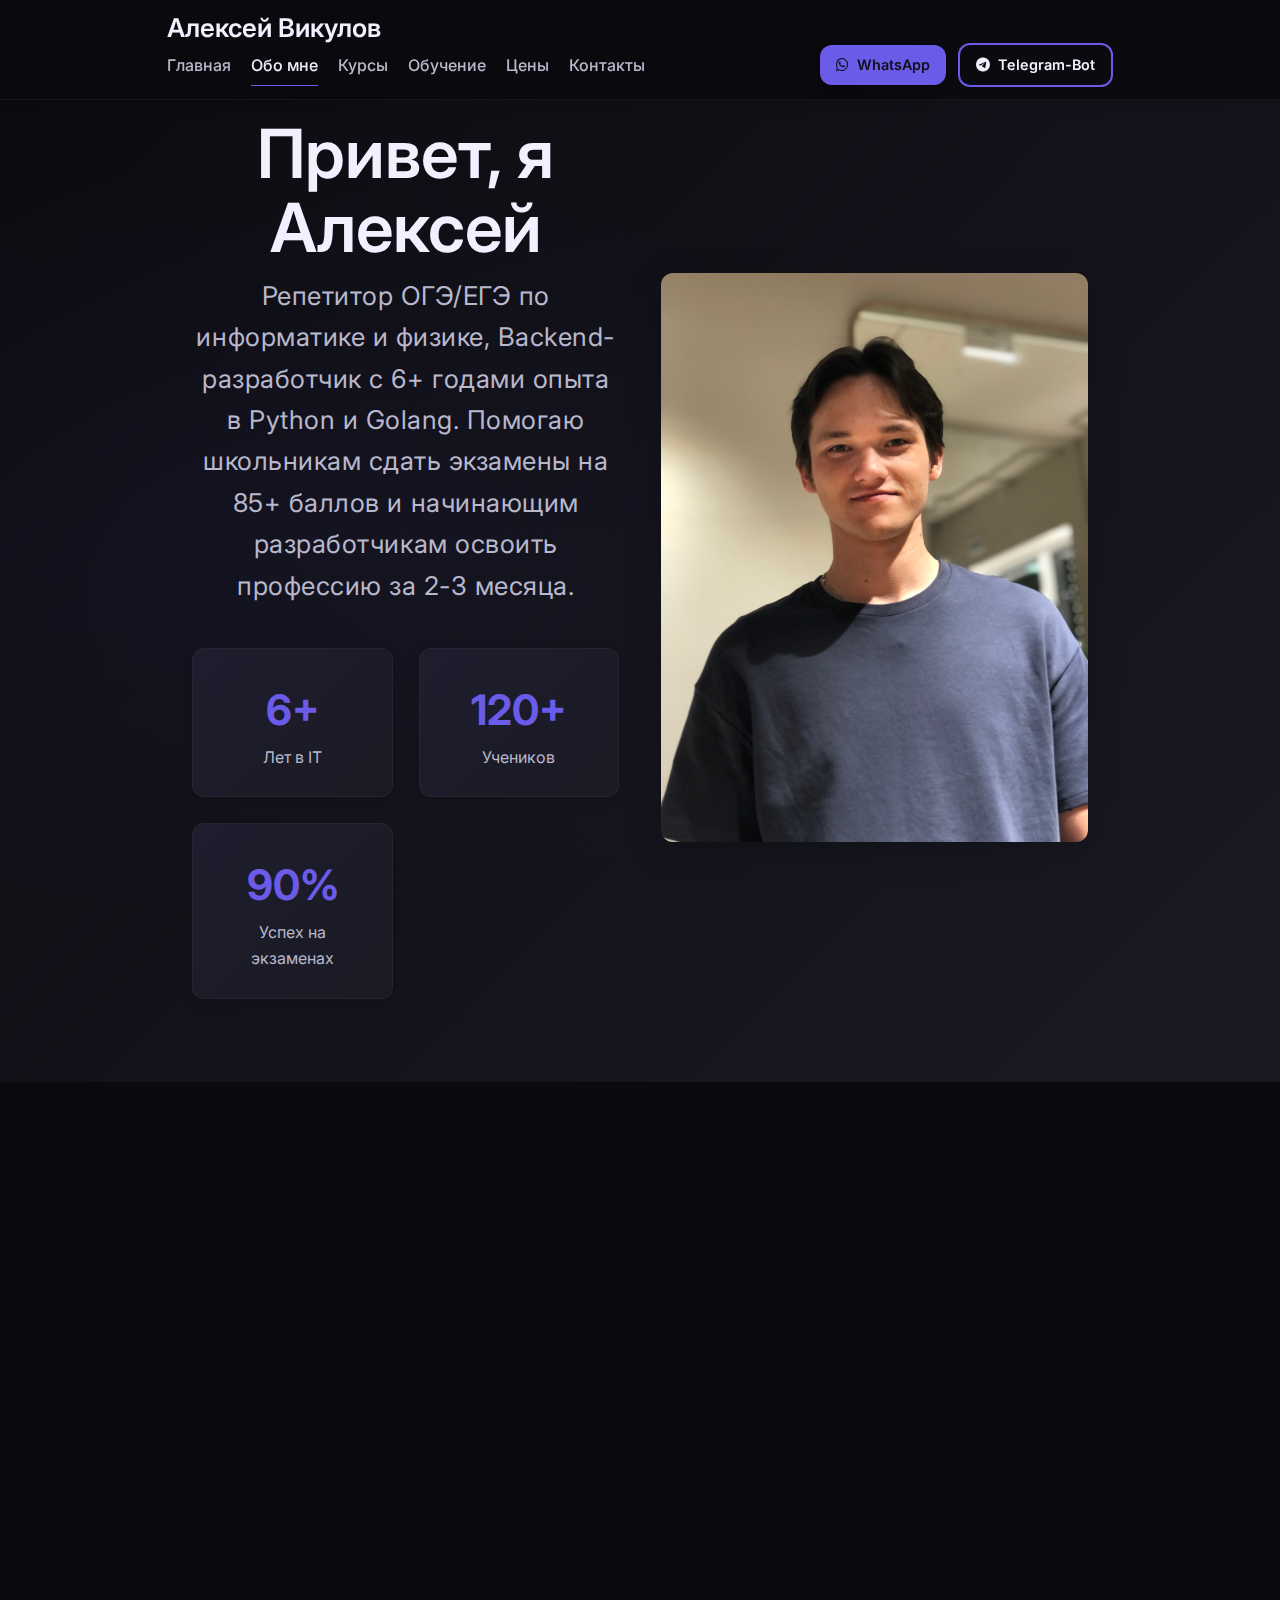
<file: about.html>
<!DOCTYPE html>
<html lang="ru">
<head>
  <meta charset="UTF-8" />
  <meta name="viewport" content="width=device-width, initial-scale=1.0"/>
  <title>Обо мне: Алексей Викулов | Репетитор ОГЭ/ЕГЭ и Backend-разработчик</title>
  <meta name="description" content="Репетитор ОГЭ/ЕГЭ по информатике и физике, Backend-разработчик Python/Golang. 6+ лет опыта, 120+ учеников. Метод 'выстраданного познания' — от теории к практике.">
  <link rel="stylesheet" href="assests/css/styles.css" />
  <link href="https://fonts.googleapis.com/icon?family=Material+Icons+Round" rel="stylesheet">
  <link href="https://fonts.googleapis.com/css2?family=Inter:wght@300;400;500;600;700&display=swap" rel="stylesheet">
  <link rel="stylesheet" href="https://cdnjs.cloudflare.com/ajax/libs/font-awesome/6.4.0/css/all.min.css">
  <link href="https://calendar.google.com/calendar/scheduling-button-script.css" rel="stylesheet">
  
  <!-- Additional Styles for About Page -->
  <style>
    .hero-text h1 {
      font-size: var(--phi-scale-4);
      line-height: 1.1;
      margin-bottom: var(--phi-spacing-small);
    }
    .hero-text .subtitle {
      font-size: var(--phi-scale-2);
      margin-bottom: var(--phi-spacing-medium);
      line-height: 1.6;
    }
    .avatar-large {
      transition: var(--transition);
    }
    .avatar-large:hover {
      transform: scale(1.02);
    }
    .methodology-features {
      list-style: none;
      margin-top: 2rem;
    }
    .methodology-features li {
      padding: var(--phi-spacing-small) 0;
      color: var(--text-muted);
      display: flex;
      align-items: center;
      gap: var(--phi-spacing-small);
    }
    .methodology-features i {
      color: var(--success);
      width: var(--phi-scale-1);
      min-width: var(--phi-scale-1);
      text-align: center;
    }
    .specialization-grid {
      display: grid;
      grid-template-columns: repeat(auto-fit, minmax(300px, 1fr));
      gap: var(--phi-spacing-medium);
      margin: var(--phi-spacing-large) 0;
    }
    .specialization-card {
      background: var(--card-bg);
      border-radius: var(--border-radius);
      padding: var(--phi-spacing-medium);
      text-align: center;
      transition: var(--transition);
    }
    .specialization-card:hover {
      transform: translateY(-5px);
      box-shadow: var(--shadow-medium);
    }
    .specialization-icon {
      font-size: 2.5rem;
      color: var(--accent);
      margin-bottom: var(--phi-spacing-small);
    }
    @media (max-width: 768px) {
      .methodology-features {
        margin-top: var(--phi-spacing-medium);
      }
      .specialization-grid {
        grid-template-columns: 1fr;
      }
    }
  </style>
</head>
<body>
  <!-- Navigation Bar -->
  <nav class="navbar">
    <div class="container">
      <div class="navbar-brand">
        <h3>Алексей Викулов</h3>
      </div>
      <div class="navbar-toggler" id="navbarToggle">
        <i class="fas fa-bars"></i>
      </div>
      <div class="navbar-menu" id="navbarMenu">
        <ul class="navbar-links">
          <li><a href="index.html" class="nav-link">Главная</a></li>
          <li><a href="about.html" class="nav-link active">Обо мне</a></li>
          <li><a href="courses.html" class="nav-link">Курсы</a></li>
          <li><a href="learning.html" class="nav-link">Обучение</a></li>
          <li><a href="prices.html" class="nav-link">Цены</a></li>
          <li><a href="contact.html" class="nav-link">Контакты</a></li>
        </ul>
        <div class="navbar-cta">
          <a href="https://wa.me/79183455143?text=Здравствуйте!%20Хочу%20записаться%20на%20занятие." 
             class="button primary small nav-cta-btn" target="_blank">
            <i class="fab fa-whatsapp"></i> WhatsApp
          </a>
          <a href="https://t.me/avick_bot" 
             class="button secondary small nav-cta-btn" target="_blank">
            <i class="fab fa-telegram"></i> Telegram-Bot
          </a>
        </div>
      </div>
    </div>
  </nav>

  <!-- Hero Section -->
  <header class="hero fade-in-up">
    <div class="container">
      <div class="hero-content">
        <div class="hero-text">
          <h1>Привет, я Алексей</h1>
          <p class="subtitle">Репетитор ОГЭ/ЕГЭ по информатике и физике, Backend-разработчик с 6+ годами опыта в Python и Golang. Помогаю школьникам сдать экзамены на 85+ баллов и начинающим разработчикам освоить профессию за 2-3 месяца.</p>
          <div class="hero-stats fade-in-up">
            <div class="stats-grid">
              <div class="stat-item">
                <span class="stat-value">6+</span>
                <span class="stat-label">Лет в IT</span>
              </div>
              <div class="stat-item">
                <span class="stat-value">120+</span>
                <span class="stat-label">Учеников</span>
              </div>
              <div class="stat-item">
                <span class="stat-value">94%</span>
                <span class="stat-label">Успех на экзаменах</span>
              </div>
            </div>
          </div>
        </div>
        <div class="hero-image">
          <img src="professional-avatar.jpg" alt="Алексей Викулов" class="avatar-large">
        </div>
      </div>
    </div>
  </header>

  <!-- About Section -->
  <section class="section fade-in-up">
    <div class="container">
      <div class="about-content">
        <div class="about-text">
          <h3>Мой путь в IT и преподавании</h3>
          <p>С 2019 года я погрузился в мир IT, начав с самостоятельного изучения Python и основ веб-разработки. Путь от новичка до backend-разработчика в fintech-стартапах научил меня главному: настоящие знания приходят через практику и преодоление трудностей.</p>
          <p>В 2022 году я начал совмещать разработку с преподаванием, помогая школьникам готовиться к ОГЭ и ЕГЭ по информатике и физике. Обнаружил, что принципы качественного кодинга и эффективной подготовки к экзаменам удивительно похожи: глубокое понимание вместо зубрежки, решение реальных задач вместо абстрактных примеров.</p>
          <p>К 2025 году через мои занятия прошло 120+ учеников. 94% из них сдали экзамены на высокие баллы или получили офферы в IT. Я продолжаю работать над проектами на Python и Golang, что позволяет мне делиться с учениками самыми актуальными знаниями из индустрии.</p>
        </div>
        <div>
          <h3>Мои специализации</h3>
          <div class="specialization-grid">
            <div class="specialization-card fade-in-up">
              <div class="specialization-icon">
                <i class="fas fa-laptop-code"></i>
              </div>
              <h4>ОГЭ/ЕГЭ по информатике</h4>
              <p>Полный разбор заданий 1-27, программирование на Python, алгоритмы и стратегии решения. Средний балл учеников: 87+</p>
            </div>
            <div class="specialization-card fade-in-up">
              <div class="specialization-icon">
                <i class="fas fa-atom"></i>
              </div>
              <h4>ОГЭ/ЕГЭ по физике</h4>
              <p>От механики до квантовой физики. Учу решать задачи через понимание процессов, а не заучивание формул.</p>
            </div>
            <div class="specialization-card fade-in-up">
              <div class="specialization-icon">
                <i class="fab fa-python"></i>
              </div>
              <h4>Backend на Python</h4>
              <p>Django, FastAPI, базы данных, асинхронное программирование. От основ до продвинутых тем за 2-3 месяца.</p>
            </div>
            <div class="specialization-card fade-in-up">
              <div class="specialization-icon">
                <i class="fab fa-golang"></i>
              </div>
              <h4>Backend на Golang</h4>
              <p>Горутины, каналы, высоконагруженные системы. Идеально для тех, кто хочет работать в серьезных проектах.</p>
            </div>
          </div>
        </div>
      </div>
    </div>
  </section>

  <!-- Timeline Section -->
  <section class="section light-bg fade-in-up" id="timeline">
    <div class="container">
      <h2>Эволюция преподавателя и разработчика</h2>
      <p class="section-description">Как я совмещаю разработку и преподавание, создавая уникальный подход к обучению.</p>
      <div class="timeline">
        <div class="timeline-item fade-in-up">
          <div class="timeline-dot"></div>
          <div class="timeline-year">2019</div>
          <div class="timeline-title">Старт в IT: Самообучение</div>
          <p class="timeline-desc">Изучил Python, основы алгоритмов и веб-разработки. Создал первые проекты — от Telegram-ботов до простых веб-приложений.</p>
        </div>
        <div class="timeline-item fade-in-up">
          <div class="timeline-dot"></div>
          <div class="timeline-year">2020-2022</div>
          <div class="timeline-title">Профессиональный рост в разработке</div>
          <p class="timeline-desc">Backend-разработчик в fintech и e-commerce. Освоил Golang, микросервисную архитектуру, высоконагруженные системы. Параллельно начал помогать друзьям с основами программирования.</p>
        </div>
        <div class="timeline-item fade-in-up">
          <div class="timeline-dot"></div>
          <div class="timeline-year">2023</div>
          <div class="timeline-title">Начало преподавательской практики</div>
          <p class="timeline-desc">Первый опыт подготовки к ЕГЭ по информатике. Разработал метод "выстраданного познания", объединив принципы качественной разработки и эффективного обучения.</p>
        </div>
        <div class="timeline-item fade-in-up">
          <div class="timeline-dot"></div>
          <div class="timeline-year">2024</div>
          <div class="timeline-title">Расширение специализации</div>
          <p class="timeline-desc">Добавил подготовку к ЕГЭ по физике и курсы по Golang. 80+ учеников, 92% успешных результатов. Начал вести корпоративные тренинги по backend-разработке.</p>
        </div>
        <div class="timeline-item fade-in-up">
          <div class="timeline-dot"></div>
          <div class="timeline-year">2025-наст.</div>
          <div class="timeline-title">Совмещение практики и преподавания</div>
          <p class="timeline-desc">120+ учеников, 94% успеха на экзаменах и в трудоустройстве. Активно работаю над коммерческими проектами на Python и Golang, интегрируя реальный опыт в обучение.</p>
        </div>
      </div>
    </div>
  </section>

  <!-- Philosophy Section -->
  <section class="section fade-in-up">
    <div class="container">
      <div class="methodology-content">
        <div class="about-text">
          <h3>Философия обучения: от экзаменов к профессии</h3>
          <p>Я не просто готовлю к экзаменам или учу программированию — я помогаю построить системное мышление, необходимое и для высоких баллов на ЕГЭ, и для успешной карьеры в IT.</p>
          <p><strong>Для школьников:</strong> Учу не запоминать шаблоны решений, а понимать логику предмета. Информатика и физика — это не набор формул, а инструменты для описания и преобразования мира.</p>
          <p><strong>Для будущих разработчиков:</strong> Даю не просто синтаксис языка, а архитектурное мышление. Показываю, как создаются надежные и масштабируемые системы, с которыми работают в современных IT-компаниях.</p>
        </div>
        <ul class="methodology-features">
          <li><i class="fas fa-check"></i> Интеграция реального опыта разработки в подготовку к экзаменам</li>
          <li><i class="fas fa-check"></i> Единая методология для ОГЭ/ЕГЭ и профессионального обучения</li>
          <li><i class="fas fa-check"></i> Акцент на понимание вместо механического запоминания</li>
          <li><i class="fas fa-check"></i> Поддержка 24/7 в Telegram для всех учеников</li>
          <li><i class="fas fa-check"></i> Гарантированный результат или возврат средств</li>
          <li><i class="fas fa-check"></i> Постоянное обновление материалов в соответствии с изменениями в ЕГЭ и IT-индустрии</li>
        </ul>
      </div>
    </div>
  </section>

  <!-- CTA Section -->
  <section class="section cta-section fade-in-up">
    <div class="container">
      <h2>Готовы начать движение к цели?</h2>
      <p>Неважно, готовитесь ли вы к экзаменам или планируете карьеру в IT — я помогу построить эффективный путь к результату.</p>
      <div class="cta-buttons">
        <a href="https://wa.me/79183455143?text=Здравствуйте!%20Интересует%20подготовка%20к%20ОГЭ/ЕГЭ%20или%20обучение%20программированию." 
           class="button primary large" target="_blank">
          <i class="fab fa-whatsapp"></i> Обсудить цели в WhatsApp
        </a>
        <a href="https://t.me/AVick23" 
           class="button secondary large" target="_blank">
          <i class="fab fa-telegram"></i> Написать в Telegram
        </a>
        <div class="calendar-button-container">
          <div id="calendar-button-cta"></div>
        </div>
      </div>
      <p class="small-note pulse">Осталось <span id="slots-left">3</span> места на пробные уроки на этой неделе</p>
    </div>
  </section>

  <!-- Footer -->
  <footer class="footer fade-in-up">
    <div class="container">
      <div class="footer-content">
        <div class="footer-logo">
          <h3>Алексей Викулов</h3>
          <p>Репетитор ОГЭ/ЕГЭ и Backend-разработчик</p>
        </div>
        <div class="footer-links">
          <h4>Разделы</h4>
          <ul>
            <li><a href="about.html">Обо мне</a></li>
            <li><a href="courses.html">Курсы</a></li>
            <li><a href="learning.html">Обучение</a></li>
            <li><a href="prices.html">Цены</a></li>
          </ul>
        </div>
        <div class="footer-contact">
          <h4>Контакты</h4>
          <p>+7 918 345-51-43</p>
          <p>vikulov2811@gmail.com</p>
          <div class="social-icons">
            <a href="https://t.me/AVick23" target="_blank"><i class="fab fa-telegram"></i></a>
            <a href="https://wa.me/79183455143" target="_blank"><i class="fab fa-whatsapp"></i></a>
            <a href="mailto:vikulov2811@gmail.com"><i class="fas fa-envelope"></i></a>
          </div>
        </div>
      </div>
      <div class="footer-bottom">
        <p>© 2023-2025 Алексей Викулов. Все права защищены.</p>
      </div>
    </div>
  </footer>

  <!-- Mobile CTA -->
  <div class="mobile-cta">
    <div class="calendar-button-container">
      <div id="calendar-button-mobile"></div>
    </div>
  </div>

  <!-- Scripts -->
  <script src="https://calendar.google.com/calendar/scheduling-button-script.js" async></script>
  
  <script>
  document.addEventListener("DOMContentLoaded", function() {
    // Mobile Calendar Redirect
    function isMobileDevice() {
      return /Android|webOS|iPhone|iPad|iPod|BlackBerry|IEMobile|Opera Mini/i.test(navigator.userAgent) || 
             window.innerWidth <= 768;
    }

    function confirmMobileCalendarRedirect() {
      const userConfirmed = confirm("Вы будете перенаправлены в Google Calendar для записи. Продолжить?");
      if (userConfirmed) {
        window.location.href = "https://calendar.app.google/ThpteAc5uqhxqnUA9";
      }
    }

    function initCalendarButtons() {
      const isMobile = isMobileDevice();
      
      if (isMobile) {
        const calendarPlaceholders = [
          'calendar-button-cta',
          'calendar-button-mobile'
        ];
        
        calendarPlaceholders.forEach(id => {
          const placeholder = document.getElementById(id);
          if (placeholder) {
            placeholder.innerHTML = '';
            const mobileButton = document.createElement('button');
            mobileButton.className = 'button primary mobile-calendar-btn';
            mobileButton.innerHTML = '<i class="fas fa-calendar-alt"></i> Записаться в Google Calendar';
            mobileButton.style.width = '100%';
            mobileButton.addEventListener('click', confirmMobileCalendarRedirect);
            placeholder.appendChild(mobileButton);
          }
        });
      } else {
        if (typeof calendar !== 'undefined' && calendar.schedulingButton) {
          const config = {
            url: 'https://calendar.google.com/calendar/appointments/schedules/AcZssZ3rcXNj-UEGWzDr6XeT4OdI4rDt6yHziAQlUCppL6nriQVz9tulfhokyt-8IXC48YrJcjO0_oqF?gv=true',
            color: '#6a5ce8',
            label: 'Записаться через Google Calendar'
          };
          
          ['calendar-button-cta', 'calendar-button-mobile'].forEach(id => {
            const element = document.getElementById(id);
            if (element) {
              calendar.schedulingButton.load({
                ...config,
                target: element
              });
            }
          });
        } else {
          setTimeout(initCalendarButtons, 300);
        }
      }
    }

    initCalendarButtons();
    
    // Navbar Toggle
    const navbarToggle = document.getElementById('navbarToggle');
    const navbarMenu = document.getElementById('navbarMenu');
    if (navbarToggle && navbarMenu) {
      navbarToggle.addEventListener('click', () => {
        navbarMenu.classList.toggle('active');
        const icon = navbarToggle.querySelector('i');
        icon.classList.toggle('fa-bars');
        icon.classList.toggle('fa-times');
      });
    }

    // Close mobile menu on link click
    document.querySelectorAll('.nav-link').forEach(link => {
      link.addEventListener('click', () => {
        if (window.innerWidth <= 768) {
          navbarMenu.classList.remove('active');
          const icon = navbarToggle.querySelector('i');
          icon.classList.add('fa-bars');
          icon.classList.remove('fa-times');
        }
      });
    });

    // Smooth scrolling and active nav
    document.querySelectorAll('.nav-link').forEach(anchor => {
      anchor.addEventListener('click', function(e) {
        const targetId = this.getAttribute('href');
        if (!targetId || targetId === '#') return;
        if (targetId.startsWith('http')) {
          window.open(targetId, '_blank');
          return;
        }
        const targetElement = document.querySelector(targetId);
        if (targetElement) {
          e.preventDefault();
          window.scrollTo({
            top: targetElement.offsetTop - 80,
            behavior: 'smooth'
          });
        }
        // Close mobile menu
        if (window.innerWidth <= 768) {
          navbarMenu.classList.remove('active');
          const icon = navbarToggle.querySelector('i');
          icon.classList.add('fa-bars');
          icon.classList.remove('fa-times');
        }
      });
    });

    // Set active nav on load
    const currentPath = window.location.pathname.split('/').pop() || 'index.html';
    document.querySelectorAll('.nav-link').forEach(link => {
      if (link.getAttribute('href') === currentPath) {
        link.classList.add('active');
      }
    });

    // Sticky navbar
    const navbar = document.querySelector('.navbar');
    window.addEventListener('scroll', () => {
      if (window.scrollY > 100) {
        navbar.classList.add('scrolled');
      } else {
        navbar.classList.remove('scrolled');
      }
    });

    // Urgency: Счётчик слотов
    function updateSlots() {
      const slots = document.getElementById('slots-left');
      if (slots) {
        let count = 3;
        slots.textContent = count;
        if (count <= 0) slots.textContent = '0 — запишись срочно!';
      }
    }
    updateSlots();

    // Animate stats
    const statsObserver = new IntersectionObserver((entries) => {
      entries.forEach(entry => {
        if (entry.isIntersecting) {
          animateStats();
          statsObserver.unobserve(entry.target);
        }
      });
    }, { threshold: 0.1 });
    const statsSection = document.querySelector('.hero-stats');
    if (statsSection) {
      statsObserver.observe(statsSection);
    }

    function animateStats() {
      document.querySelectorAll('.stat-value').forEach(stat => {
        const targetValue = stat.textContent;
        let currentValue = 0;
        const isPercentage = targetValue.includes('%');
        const targetNum = parseInt(targetValue.replace(/[^\d]/g, ''));
        const incrementValue = isPercentage ? targetNum / 50 : targetNum / 30;
        const updateStat = () => {
          currentValue += incrementValue;
          if (currentValue < targetNum) {
            stat.textContent = Math.round(currentValue) + (isPercentage ? '%' : '');
            requestAnimationFrame(updateStat);
          } else {
            stat.textContent = targetValue;
          }
        };
        updateStat();
      });
    }

    // Intersection Observer for animations
    const observerOptions = {
      root: null,
      rootMargin: '0px',
      threshold: 0.1
    };
    const observer = new IntersectionObserver((entries) => {
      entries.forEach(entry => {
        if (entry.isIntersecting) {
          entry.target.classList.add("animated");
          observer.unobserve(entry.target);
        }
      });
    }, observerOptions);
    document.querySelectorAll('.fade-in-up, .timeline-item, .specialization-card').forEach(element => {
      observer.observe(element);
    });
  });
  </script>
</body>
</html>
</file>
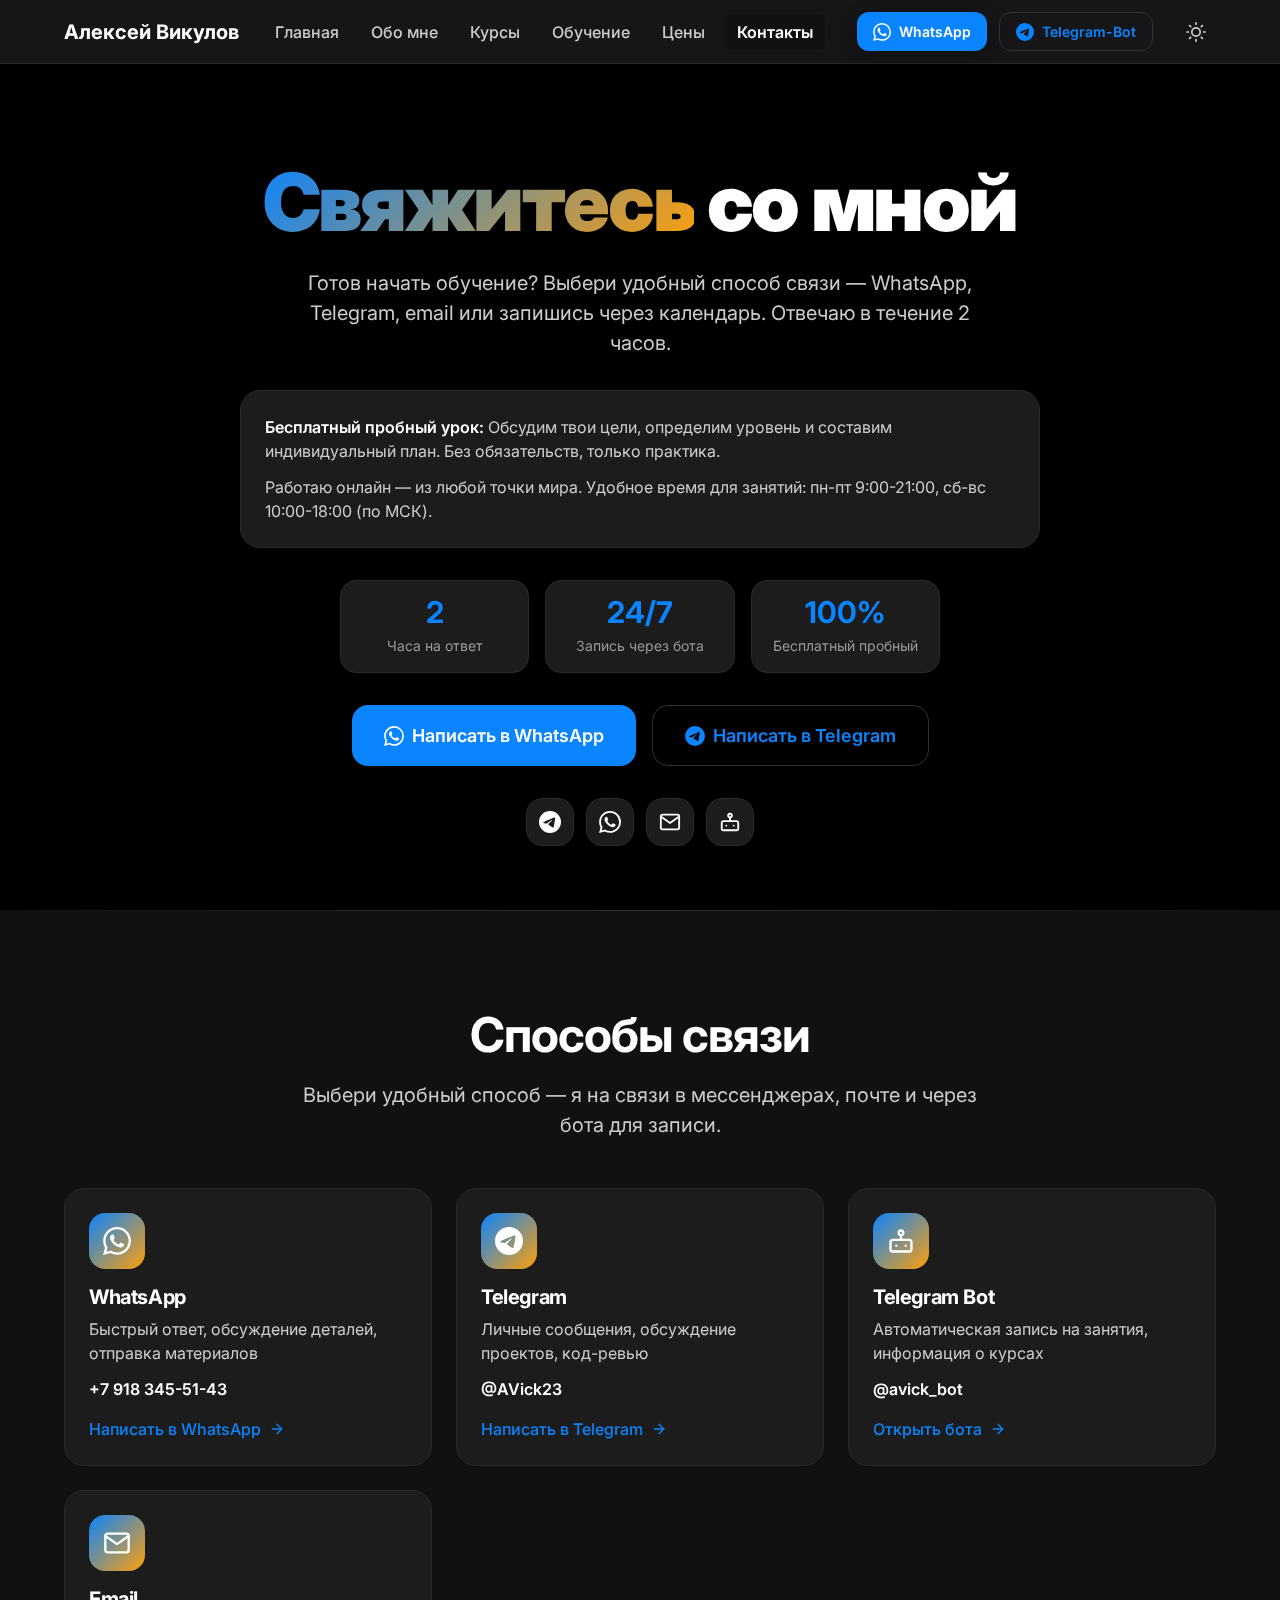
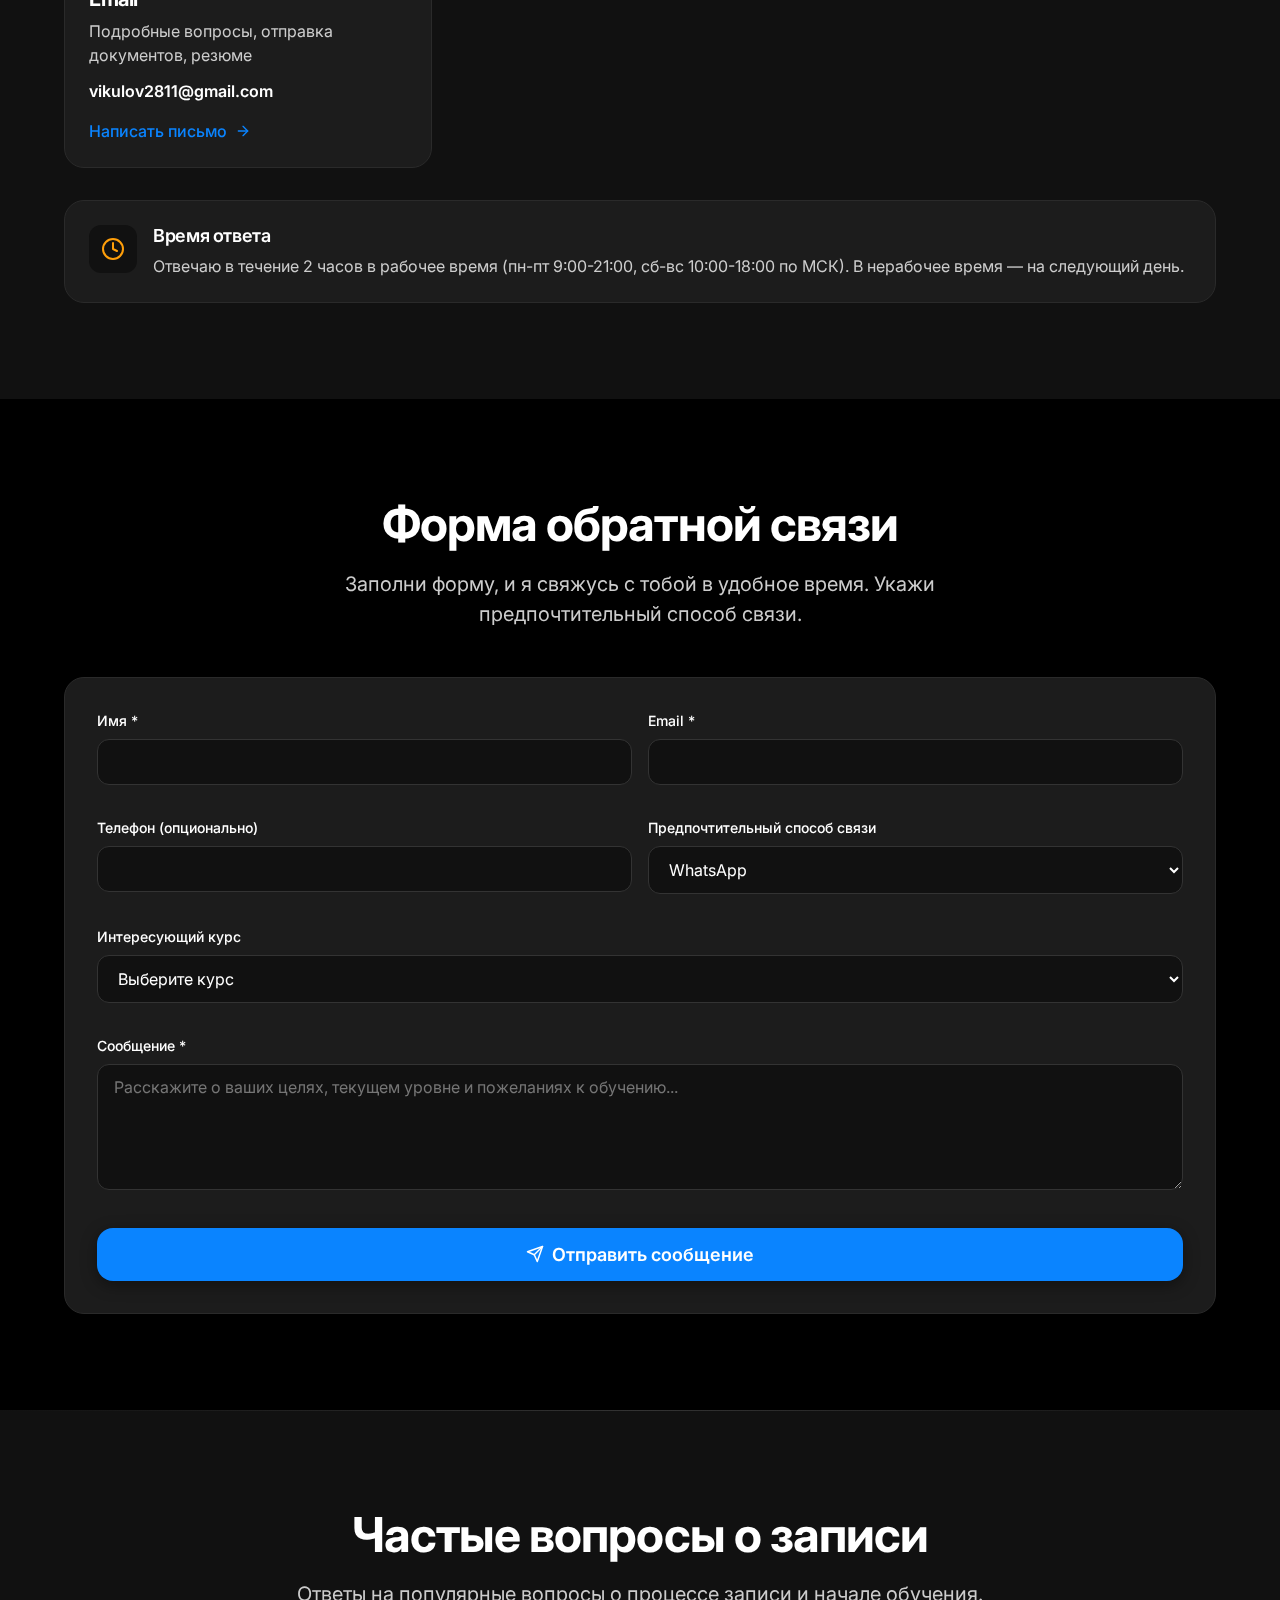
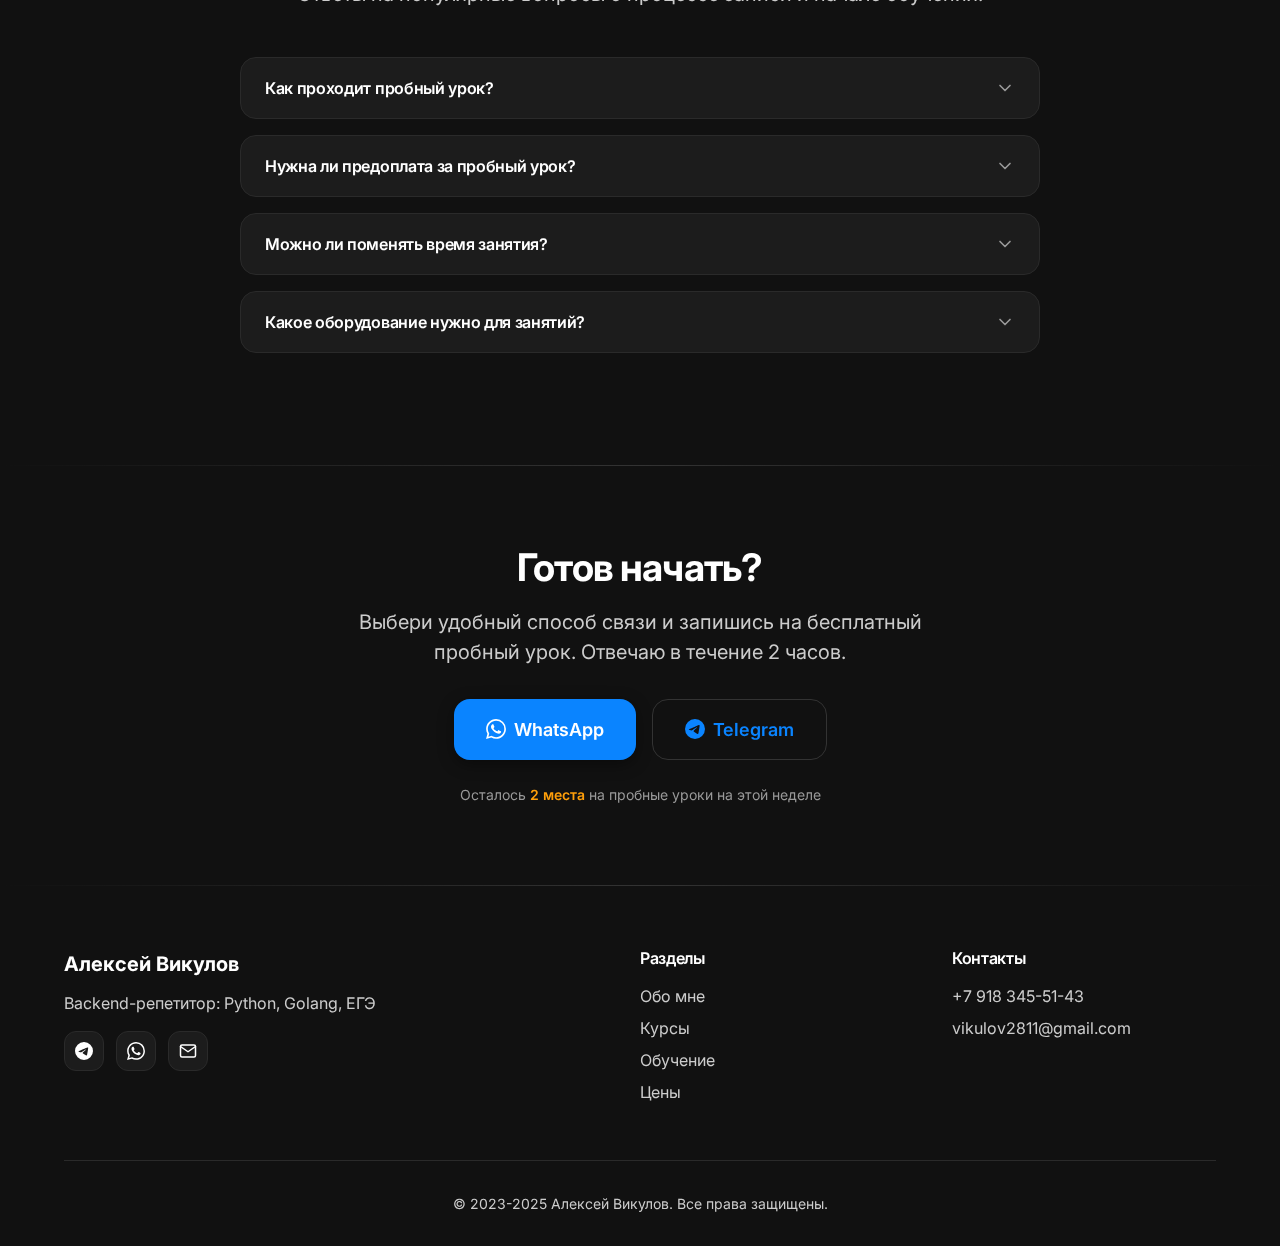
<file: contact.html>
<!DOCTYPE html>
<html lang="ru" data-theme="dark">
<head>
  <meta charset="UTF-8" />
  <meta name="viewport" content="width=device-width, initial-scale=1.0"/>
  <title>Контакты | Алексей Викулов</title>
  <meta name="description" content="Свяжитесь с Алексеем Викуловым для записи на уроки Python, Golang, Backend и ЕГЭ. WhatsApp, Telegram, email. Бесплатный пробный урок.">
  <meta name="keywords" content="контакты, связь, Python, Golang, Backend, репетитор, ЕГЭ">
  
  <!-- Fonts -->
  <link rel="preconnect" href="https://fonts.googleapis.com">
  <link rel="preconnect" href="https://fonts.gstatic.com" crossorigin>
  <link href="https://fonts.googleapis.com/css2?family=Inter:wght@300;400;500;600;700;800;900&display=swap" rel="stylesheet">
  
  <style>
    /* ============================================
       APPLE-STYLE DESIGN SYSTEM
       ============================================ */

    /* Переменные - Тёмная тема */
    :root {
      --bg-primary: #000000;
      --bg-secondary: #111111;
      --bg-tertiary: #1a1a1a;
      --bg-card: #1c1c1c;
      --bg-elevated: #2c2c2c;
      
      --text-primary: #ffffff;
      --text-secondary: #cccccc;
      --text-tertiary: #999999;
      --text-disabled: #666666;
      
      --accent-primary: #0a84ff;
      --accent-primary-hover: #409cff;
      --accent-secondary: #30d158;
      --accent-tertiary: #ff9f0a;
      --accent-error: #ff3b30;
      
      --border-primary: #333333;
      --border-secondary: #2a2a2a;
      --border-tertiary: #222222;
      
      --shadow-1: 0 2px 8px rgba(0, 0, 0, 0.3);
      --shadow-2: 0 4px 16px rgba(0, 0, 0, 0.4);
      --shadow-3: 0 8px 32px rgba(0, 0, 0, 0.5);
      --shadow-4: 0 12px 48px rgba(0, 0, 0, 0.6);
      
      --glass-bg: rgba(28, 28, 30, 0.8);
      --overlay-bg: rgba(0, 0, 0, 0.4);
      
      --text-xs: 12px;
      --text-sm: 14px;
      --text-base: 16px;
      --text-lg: 18px;
      --text-xl: 20px;
      --text-2xl: 24px;
      --text-3xl: 30px;
      --text-4xl: 38px;
      --text-5xl: 48px;
      --text-6xl: 64px;
      --text-7xl: 80px;
      
      --font-light: 300;
      --font-regular: 400;
      --font-medium: 500;
      --font-semibold: 600;
      --font-bold: 700;
      --font-extrabold: 800;
      --font-black: 900;
      
      --leading-tight: 1.2;
      --leading-snug: 1.35;
      --leading-normal: 1.5;
      --leading-loose: 1.8;
      
      --tracking-tight: -0.02em;
      
      --space-1: 4px;
      --space-2: 8px;
      --space-3: 12px;
      --space-4: 16px;
      --space-5: 20px;
      --space-6: 24px;
      --space-8: 32px;
      --space-10: 40px;
      --space-12: 48px;
      --space-16: 64px;
      --space-20: 80px;
      --space-24: 96px;
      
      --radius-sm: 8px;
      --radius-md: 12px;
      --radius-lg: 16px;
      --radius-xl: 20px;
      --radius-2xl: 24px;
      
      --navbar-height: 64px;
      --container-max: 1200px;
      
      --duration-fast: 0.15s;
      --duration-normal: 0.3s;
      --duration-slow: 0.5s;
      --ease-out: cubic-bezier(0, 0, 0.2, 1);
    }

    /* Светлая тема */
    [data-theme="light"] {
      --bg-primary: #ffffff;
      --bg-secondary: #f5f5f7;
      --bg-tertiary: #e5e5ea;
      --bg-card: #ffffff;
      --bg-elevated: #ffffff;
      
      --text-primary: #1d1d1f;
      --text-secondary: #424245;
      --text-tertiary: #6e6e73;
      --text-disabled: #a5a5a8;
      
      --accent-primary: #0071e3;
      --accent-primary-hover: #0077ed;
      
      --border-primary: #d1d1d6;
      --border-secondary: #e5e5ea;
      
      --shadow-1: 0 2px 8px rgba(0, 0, 0, 0.08);
      --shadow-2: 0 4px 16px rgba(0, 0, 0, 0.12);
      --shadow-3: 0 8px 32px rgba(0, 0, 0, 0.15);
      --shadow-4: 0 12px 48px rgba(0, 0, 0, 0.18);
      
      --glass-bg: rgba(255, 255, 255, 0.8);
    }

    /* Сброс */
    *, *::before, *::after {
      margin: 0;
      padding: 0;
      box-sizing: border-box;
    }

    html {
      scroll-behavior: smooth;
      -webkit-font-smoothing: antialiased;
      -moz-osx-font-smoothing: grayscale;
    }

    body {
      font-family: 'Inter', -apple-system, BlinkMacSystemFont, 'SF Pro Display', sans-serif;
      font-size: var(--text-base);
      font-weight: var(--font-regular);
      line-height: var(--leading-normal);
      color: var(--text-primary);
      background-color: var(--bg-primary);
      overflow-x: hidden;
      min-height: 100vh;
    }

    h1, h2, h3, h4, h5, h6 {
      font-weight: var(--font-bold);
      line-height: var(--leading-tight);
      letter-spacing: var(--tracking-tight);
      color: var(--text-primary);
    }

    h1 { font-size: var(--text-6xl); font-weight: var(--font-black); }
    h2 { font-size: var(--text-4xl); }
    h3 { font-size: var(--text-2xl); }
    h4 { font-size: var(--text-xl); }

    p { color: var(--text-secondary); line-height: var(--leading-normal); }

    a {
      color: var(--accent-primary);
      text-decoration: none;
      transition: color var(--duration-fast) var(--ease-out);
    }

    a:hover { color: var(--accent-primary-hover); }

    strong { font-weight: var(--font-semibold); color: var(--text-primary); }

    /* Контейнер */
    .container {
      max-width: var(--container-max);
      margin: 0 auto;
      padding: 0 var(--space-6);
    }

    /* Кнопки */
    .button {
      display: inline-flex;
      align-items: center;
      justify-content: center;
      gap: var(--space-2);
      padding: var(--space-3) var(--space-6);
      border-radius: var(--radius-lg);
      font-size: var(--text-base);
      font-weight: var(--font-semibold);
      font-family: inherit;
      cursor: pointer;
      transition: all var(--duration-normal) var(--ease-out);
      border: none;
      white-space: nowrap;
    }

    .button.primary {
      background-color: var(--accent-primary);
      color: white;
      box-shadow: var(--shadow-2);
    }

    .button.primary:hover {
      background-color: var(--accent-primary-hover);
      transform: translateY(-2px);
      box-shadow: var(--shadow-3);
    }

    .button.secondary {
      background-color: transparent;
      color: var(--accent-primary);
      border: 1px solid var(--border-primary);
    }

    .button.secondary:hover {
      background-color: var(--bg-secondary);
      border-color: var(--accent-primary);
    }

    .button.small {
      padding: var(--space-2) var(--space-4);
      font-size: var(--text-sm);
      border-radius: var(--radius-md);
    }

    .button.large {
      padding: var(--space-4) var(--space-8);
      font-size: var(--text-lg);
    }

    /* Навигация */
    .navbar {
      position: fixed;
      top: 0;
      left: 0;
      right: 0;
      height: var(--navbar-height);
      background-color: var(--glass-bg);
      backdrop-filter: blur(20px) saturate(180%);
      -webkit-backdrop-filter: blur(20px) saturate(180%);
      border-bottom: 1px solid var(--border-secondary);
      z-index: 1000;
      transition: all var(--duration-normal) var(--ease-out);
    }

    .navbar.scrolled { box-shadow: var(--shadow-2); }

    .navbar .container {
      display: flex;
      justify-content: space-between;
      align-items: center;
      height: 100%;
    }

    .navbar-brand {
      font-size: var(--text-xl);
      font-weight: var(--font-bold);
      color: var(--text-primary);
    }

    .navbar-toggle {
      display: none;
      align-items: center;
      justify-content: center;
      width: 44px;
      height: 44px;
      border-radius: var(--radius-md);
      background: transparent;
      border: none;
      cursor: pointer;
      color: var(--text-primary);
    }

    .navbar-toggle:hover { background-color: var(--bg-secondary); }

    .navbar-menu {
      display: flex;
      align-items: center;
      gap: var(--space-8);
    }

    .navbar-links {
      display: flex;
      list-style: none;
      gap: var(--space-2);
    }

    .nav-link {
      color: var(--text-secondary);
      text-decoration: none;
      font-size: var(--text-base);
      font-weight: var(--font-medium);
      padding: var(--space-2) var(--space-3);
      border-radius: var(--radius-sm);
      transition: all var(--duration-fast) var(--ease-out);
    }

    .nav-link:hover, .nav-link.active {
      color: var(--text-primary);
      background-color: var(--bg-secondary);
    }

    .nav-link.active { font-weight: var(--font-semibold); }

    .navbar-cta { display: flex; gap: var(--space-3); }

    /* Переключатель темы */
    .theme-toggle {
      display: flex;
      align-items: center;
      justify-content: center;
      width: 40px;
      height: 40px;
      border-radius: var(--radius-md);
      background: transparent;
      border: none;
      cursor: pointer;
      color: var(--text-secondary);
      transition: all var(--duration-fast) var(--ease-out);
    }

    .theme-toggle:hover {
      background-color: var(--bg-secondary);
      color: var(--text-primary);
    }

    /* Hero */
    .hero {
      padding: calc(var(--navbar-height) + var(--space-24)) 0 var(--space-16);
      text-align: center;
    }

    .hero-title {
      font-size: var(--text-7xl);
      font-weight: var(--font-black);
      line-height: 1.05;
      margin-bottom: var(--space-6);
      letter-spacing: -0.03em;
    }

    .hero-title-accent {
      background: linear-gradient(135deg, var(--accent-primary), var(--accent-tertiary));
      -webkit-background-clip: text;
      -webkit-text-fill-color: transparent;
      background-clip: text;
    }

    .hero-subtitle {
      font-size: var(--text-xl);
      color: var(--text-secondary);
      margin-bottom: var(--space-8);
      max-width: 700px;
      margin-left: auto;
      margin-right: auto;
      line-height: var(--leading-normal);
    }

    .hero-pitch {
      background-color: var(--bg-card);
      border: 1px solid var(--border-secondary);
      border-radius: var(--radius-xl);
      padding: var(--space-6);
      margin: var(--space-8) auto;
      max-width: 800px;
      text-align: left;
    }

    .hero-pitch p {
      margin-bottom: var(--space-3);
    }

    .hero-pitch p:last-child { margin-bottom: 0; }

    /* Статистика */
    .hero-stats {
      display: grid;
      grid-template-columns: repeat(3, 1fr);
      gap: var(--space-4);
      max-width: 600px;
      margin: var(--space-8) auto;
    }

    .stat-item {
      text-align: center;
      padding: var(--space-4);
      background-color: var(--bg-card);
      border-radius: var(--radius-lg);
      border: 1px solid var(--border-secondary);
    }

    .stat-value {
      font-size: var(--text-3xl);
      font-weight: var(--font-bold);
      color: var(--accent-primary);
      display: block;
      line-height: 1;
    }

    .stat-label {
      font-size: var(--text-sm);
      color: var(--text-tertiary);
      display: block;
      margin-top: var(--space-2);
    }

    .hero-cta {
      display: flex;
      justify-content: center;
      flex-wrap: wrap;
      gap: var(--space-4);
      margin: var(--space-8) 0;
    }

    /* Social Links */
    .social-links {
      display: flex;
      justify-content: center;
      gap: var(--space-3);
      margin-top: var(--space-6);
    }

    .social-link {
      display: inline-flex;
      align-items: center;
      justify-content: center;
      width: 48px;
      height: 48px;
      background-color: var(--bg-card);
      border: 1px solid var(--border-secondary);
      border-radius: var(--radius-lg);
      color: var(--text-primary);
      transition: all var(--duration-normal) var(--ease-out);
    }

    .social-link:hover {
      background-color: var(--accent-primary);
      border-color: var(--accent-primary);
      transform: translateY(-2px);
    }

    /* Секции */
    .section {
      padding: var(--space-24) 0;
    }

    .section-bg {
      background-color: var(--bg-secondary);
      position: relative;
    }

    .section-bg::before {
      content: '';
      position: absolute;
      top: 0;
      left: 0;
      right: 0;
      height: 1px;
      background: linear-gradient(90deg, transparent, var(--border-primary), transparent);
    }

    .section-header {
      text-align: center;
      margin-bottom: var(--space-12);
    }

    .section-title {
      font-size: var(--text-5xl);
      font-weight: var(--font-bold);
      margin-bottom: var(--space-4);
    }

    .section-description {
      font-size: var(--text-xl);
      color: var(--text-secondary);
      max-width: 700px;
      margin: 0 auto;
      line-height: var(--leading-normal);
    }

    /* Contact Methods */
    .contact-grid {
      display: grid;
      grid-template-columns: repeat(auto-fit, minmax(280px, 1fr));
      gap: var(--space-6);
      margin-top: var(--space-8);
    }

    .contact-card {
      background-color: var(--bg-card);
      border-radius: var(--radius-xl);
      padding: var(--space-6);
      border: 1px solid var(--border-secondary);
      transition: all var(--duration-normal) var(--ease-out);
    }

    .contact-card:hover {
      transform: translateY(-4px);
      box-shadow: var(--shadow-3);
      border-color: var(--border-primary);
    }

    .contact-icon {
      width: 56px;
      height: 56px;
      border-radius: var(--radius-lg);
      display: flex;
      align-items: center;
      justify-content: center;
      margin-bottom: var(--space-4);
      background: linear-gradient(135deg, var(--accent-primary), var(--accent-tertiary));
    }

    .contact-icon svg {
      width: 28px;
      height: 28px;
      color: white;
    }

    .contact-title {
      font-size: var(--text-xl);
      font-weight: var(--font-bold);
      margin-bottom: var(--space-2);
      color: var(--text-primary);
    }

    .contact-desc {
      color: var(--text-secondary);
      margin-bottom: var(--space-3);
      line-height: var(--leading-normal);
    }

    .contact-value {
      font-weight: var(--font-semibold);
      color: var(--text-primary);
      margin-bottom: var(--space-4);
    }

    .contact-link {
      display: inline-flex;
      align-items: center;
      gap: var(--space-2);
      color: var(--accent-primary);
      font-weight: var(--font-medium);
      transition: all var(--duration-fast) var(--ease-out);
    }

    .contact-link:hover {
      gap: var(--space-3);
    }

    /* Response Time */
    .response-box {
      background-color: var(--bg-card);
      border: 1px solid var(--border-secondary);
      border-radius: var(--radius-xl);
      padding: var(--space-6);
      margin-top: var(--space-8);
      display: flex;
      align-items: flex-start;
      gap: var(--space-4);
    }

    .response-icon {
      width: 48px;
      height: 48px;
      border-radius: var(--radius-md);
      display: flex;
      align-items: center;
      justify-content: center;
      background-color: var(--bg-secondary);
      flex-shrink: 0;
    }

    .response-icon svg {
      width: 24px;
      height: 24px;
      color: var(--accent-tertiary);
    }

    .response-content h4 {
      font-size: var(--text-lg);
      font-weight: var(--font-semibold);
      margin-bottom: var(--space-2);
    }

    .response-content p {
      color: var(--text-secondary);
      line-height: var(--leading-normal);
    }

    /* Contact Form */
    .form-container {
      background-color: var(--bg-card);
      border: 1px solid var(--border-secondary);
      border-radius: var(--radius-xl);
      padding: var(--space-8);
      margin-top: var(--space-8);
    }

    .form-grid {
      display: grid;
      grid-template-columns: repeat(2, 1fr);
      gap: var(--space-4);
    }

    .form-group {
      margin-bottom: var(--space-4);
    }

    .form-group.full-width {
      grid-column: 1 / -1;
    }

    .form-label {
      display: block;
      font-size: var(--text-sm);
      font-weight: var(--font-medium);
      color: var(--text-primary);
      margin-bottom: var(--space-2);
    }

    .form-input,
    .form-select,
    .form-textarea {
      width: 100%;
      padding: var(--space-3) var(--space-4);
      border-radius: var(--radius-md);
      border: 1px solid var(--border-primary);
      background-color: var(--bg-secondary);
      color: var(--text-primary);
      font-family: inherit;
      font-size: var(--text-base);
      transition: all var(--duration-fast) var(--ease-out);
    }

    .form-input:focus,
    .form-select:focus,
    .form-textarea:focus {
      outline: none;
      border-color: var(--accent-primary);
      box-shadow: 0 0 0 3px rgba(10, 132, 255, 0.2);
    }

    .form-textarea {
      min-height: 120px;
      resize: vertical;
    }

    .form-select {
      cursor: pointer;
    }

    /* FAQ */
    .faq-list {
      max-width: 800px;
      margin: var(--space-8) auto 0;
    }

    .faq-item {
      background-color: var(--bg-card);
      border: 1px solid var(--border-secondary);
      border-radius: var(--radius-lg);
      margin-bottom: var(--space-4);
      overflow: hidden;
    }

    .faq-question {
      display: flex;
      align-items: center;
      justify-content: space-between;
      padding: var(--space-5) var(--space-6);
      cursor: pointer;
      transition: background-color var(--duration-fast) var(--ease-out);
    }

    .faq-question:hover {
      background-color: var(--bg-secondary);
    }

    .faq-question h4 {
      font-size: var(--text-base);
      font-weight: var(--font-semibold);
      color: var(--text-primary);
    }

    .faq-question svg {
      flex-shrink: 0;
      color: var(--text-tertiary);
      transition: transform var(--duration-normal) var(--ease-out);
    }

    .faq-item.active .faq-question svg {
      transform: rotate(180deg);
    }

    .faq-answer {
      max-height: 0;
      overflow: hidden;
      transition: max-height var(--duration-normal) var(--ease-out);
    }

    .faq-answer-content {
      padding: 0 var(--space-6) var(--space-5);
      color: var(--text-secondary);
      line-height: var(--leading-normal);
    }

    /* CTA */
    .cta-section {
      padding: var(--space-20) 0;
      text-align: center;
      background-color: var(--bg-secondary);
      position: relative;
    }

    .cta-section::before {
      content: '';
      position: absolute;
      top: 0;
      left: 0;
      right: 0;
      height: 1px;
      background: linear-gradient(90deg, transparent, var(--border-primary), transparent);
    }

    .cta-title {
      font-size: var(--text-4xl);
      font-weight: var(--font-bold);
      margin-bottom: var(--space-4);
    }

    .cta-description {
      font-size: var(--text-xl);
      color: var(--text-secondary);
      margin-bottom: var(--space-8);
      max-width: 600px;
      margin-left: auto;
      margin-right: auto;
    }

    .cta-buttons {
      display: flex;
      justify-content: center;
      flex-wrap: wrap;
      gap: var(--space-4);
    }

    .small-note {
      font-size: var(--text-sm);
      color: var(--text-tertiary);
      margin-top: var(--space-6);
    }

    .pulse { animation: pulse 2s ease-in-out infinite; }

    @keyframes pulse {
      0%, 100% { opacity: 1; }
      50% { opacity: 0.6; }
    }

    /* Футер */
    .footer {
      background-color: var(--bg-secondary);
      padding: var(--space-16) 0 var(--space-8);
      position: relative;
    }

    .footer::before {
      content: '';
      position: absolute;
      top: 0;
      left: 0;
      right: 0;
      height: 1px;
      background: linear-gradient(90deg, transparent, var(--border-primary), transparent);
    }

    .footer-content {
      display: grid;
      grid-template-columns: 2fr 1fr 1fr;
      gap: var(--space-12);
      margin-bottom: var(--space-12);
    }

    .footer-logo {
      font-size: var(--text-xl);
      font-weight: var(--font-bold);
      margin-bottom: var(--space-3);
      color: var(--text-primary);
    }

    .footer-tagline { color: var(--text-secondary); }

    .footer-column h4 {
      font-size: var(--text-base);
      font-weight: var(--font-semibold);
      margin-bottom: var(--space-4);
      color: var(--text-primary);
    }

    .footer-links { list-style: none; }
    .footer-links li { margin-bottom: var(--space-2); }
    .footer-links a { color: var(--text-secondary); transition: color var(--duration-fast) var(--ease-out); }
    .footer-links a:hover { color: var(--accent-primary); }

    .footer-contact p { margin-bottom: var(--space-2); color: var(--text-secondary); }

    .social-icons {
      display: flex;
      gap: var(--space-3);
      margin-top: var(--space-4);
    }

    .social-icon {
      display: inline-flex;
      align-items: center;
      justify-content: center;
      width: 40px;
      height: 40px;
      background-color: var(--bg-card);
      border: 1px solid var(--border-secondary);
      border-radius: var(--radius-md);
      color: var(--text-primary);
      transition: all var(--duration-normal) var(--ease-out);
    }

    .social-icon:hover {
      background-color: var(--accent-primary);
      border-color: var(--accent-primary);
      transform: translateY(-2px);
    }

    .footer-bottom {
      text-align: center;
      padding-top: var(--space-8);
      border-top: 1px solid var(--border-secondary);
      color: var(--text-tertiary);
      font-size: var(--text-sm);
    }

    /* Адаптивность */
    @media (max-width: 1024px) {
      :root {
        --text-7xl: 56px;
        --text-6xl: 44px;
        --text-5xl: 36px;
        --text-4xl: 30px;
      }

      .footer-content {
        grid-template-columns: 1fr 1fr;
        gap: var(--space-8);
      }

      .footer-brand {
        grid-column: 1 / -1;
        text-align: center;
      }
    }

    @media (max-width: 768px) {
      :root {
        --text-7xl: 40px;
        --text-6xl: 32px;
        --text-5xl: 28px;
        --text-4xl: 24px;
        --navbar-height: 56px;
      }

      .navbar-toggle { display: flex; }

      .navbar-menu {
        position: fixed;
        top: var(--navbar-height);
        left: 0;
        right: 0;
        bottom: 0;
        background-color: var(--bg-primary);
        flex-direction: column;
        padding: var(--space-6);
        transform: translateX(100%);
        opacity: 0;
        visibility: hidden;
        transition: all var(--duration-normal) var(--ease-out);
        overflow-y: auto;
      }

      .navbar-menu.active {
        transform: translateX(0);
        opacity: 1;
        visibility: visible;
      }

      .navbar-links {
        flex-direction: column;
        width: 100%;
        gap: var(--space-2);
      }

      .nav-link {
        padding: var(--space-3) var(--space-4);
        font-size: var(--text-lg);
      }

      .navbar-cta {
        flex-direction: column;
        width: 100%;
        margin-top: var(--space-6);
      }

      .navbar-cta .button { width: 100%; justify-content: center; }

      .hero { padding: calc(var(--navbar-height) + var(--space-16)) 0 var(--space-12); }

      .hero-title { font-size: var(--text-5xl); }

      .hero-stats {
        grid-template-columns: 1fr;
        max-width: 300px;
      }

      .stat-item {
        display: flex;
        align-items: center;
        justify-content: space-between;
        text-align: left;
        padding: var(--space-4);
      }

      .stat-value { font-size: var(--text-2xl); }
      .stat-label { margin-top: 0; text-align: right; }

      .hero-cta, .cta-buttons {
        flex-direction: column;
        align-items: stretch;
      }

      .hero-cta .button, .cta-buttons .button {
        width: 100%;
        justify-content: center;
      }

      .section { padding: var(--space-16) 0; }

      .form-grid {
        grid-template-columns: 1fr;
      }

      .response-box {
        flex-direction: column;
      }

      .footer-content {
        grid-template-columns: 1fr;
        text-align: center;
      }

      .footer-brand { text-align: center; }
      .footer-column { text-align: center; }
      .social-icons { justify-content: center; }

      .theme-toggle-desktop { display: none !important; }
    }

    @media (max-width: 375px) {
      :root {
        --text-5xl: 32px;
        --text-4xl: 24px;
      }

      .container { padding: 0 var(--space-4); }
    }

    /* Скроллбар */
    ::-webkit-scrollbar { width: 8px; }
    ::-webkit-scrollbar-track { background: var(--bg-secondary); }
    ::-webkit-scrollbar-thumb { background: var(--border-primary); border-radius: 9999px; }
    ::-webkit-scrollbar-thumb:hover { background: var(--text-tertiary); }

    ::selection { background-color: var(--accent-primary); color: white; }

    *:focus-visible { outline: 2px solid var(--accent-primary); outline-offset: 2px; }

    /* Мобильный переключатель темы */
    .theme-toggle-mobile { display: none; }

    @media (max-width: 768px) {
      .theme-toggle-mobile {
        display: flex;
        position: fixed;
        bottom: 20px;
        right: 20px;
        z-index: 1000;
        box-shadow: var(--shadow-3);
        background-color: var(--bg-card);
      }
    }

    .icon { display: inline-flex; }
    .icon svg { width: 1em; height: 1em; }
  </style>
</head>
<body>
  <!-- Навигация -->
  <nav class="navbar" id="navbar">
    <div class="container">
      <div class="navbar-brand">Алексей Викулов</div>
      
      <button class="navbar-toggle" id="navbarToggle" aria-label="Toggle menu">
        <svg class="icon menu-icon" xmlns="http://www.w3.org/2000/svg" width="24" height="24" viewBox="0 0 24 24" fill="none" stroke="currentColor" stroke-width="2" stroke-linecap="round" stroke-linejoin="round">
          <line x1="3" y1="12" x2="21" y2="12"></line>
          <line x1="3" y1="6" x2="21" y2="6"></line>
          <line x1="3" y1="18" x2="21" y2="18"></line>
        </svg>
        <svg class="icon close-icon" style="display:none" xmlns="http://www.w3.org/2000/svg" width="24" height="24" viewBox="0 0 24 24" fill="none" stroke="currentColor" stroke-width="2" stroke-linecap="round" stroke-linejoin="round">
          <line x1="18" y1="6" x2="6" y2="18"></line>
          <line x1="6" y1="6" x2="18" y2="18"></line>
        </svg>
      </button>
      
      <div class="navbar-menu" id="navbarMenu">
        <ul class="navbar-links">
          <li><a href="index.html" class="nav-link">Главная</a></li>
          <li><a href="about.html" class="nav-link">Обо мне</a></li>
          <li><a href="courses.html" class="nav-link">Курсы</a></li>
          <li><a href="learning.html" class="nav-link">Обучение</a></li>
          <li><a href="prices.html" class="nav-link">Цены</a></li>
          <li><a href="contact.html" class="nav-link active">Контакты</a></li>
        </ul>
        <div class="navbar-cta">
          <a href="https://wa.me/79183455143?text=Здравствуйте!%20Хочу%20записаться%20на%20занятие." class="button primary small" target="_blank" rel="noopener noreferrer">
            <svg class="icon" xmlns="http://www.w3.org/2000/svg" width="18" height="18" viewBox="0 0 24 24" fill="currentColor">
              <path d="M17.472 14.382c-.297-.149-1.758-.867-2.03-.967-.273-.099-.471-.148-.67.15-.197.297-.767.966-.94 1.164-.173.199-.347.223-.644.075-.297-.15-1.255-.463-2.39-1.475-.883-.788-1.48-1.761-1.653-2.059-.173-.297-.018-.458.13-.606.134-.133.298-.347.446-.52.149-.174.198-.298.298-.497.099-.198.05-.371-.025-.52-.075-.149-.669-1.612-.916-2.207-.242-.579-.487-.5-.669-.51-.173-.008-.371-.01-.57-.01-.198 0-.52.074-.792.372-.272.297-1.04 1.016-1.04 2.479 0 1.462 1.065 2.875 1.213 3.074.149.198 2.096 3.2 5.077 4.487.709.306 1.262.489 1.694.625.712.227 1.36.195 1.871.118.571-.085 1.758-.719 2.006-1.413.248-.694.248-1.289.173-1.413-.074-.124-.272-.198-.57-.347m-5.421 7.403h-.004a9.87 9.87 0 01-5.031-1.378l-.361-.214-3.741.982.998-3.648-.235-.374a9.86 9.86 0 01-1.51-5.26c.001-5.45 4.436-9.884 9.888-9.884 2.64 0 5.122 1.03 6.988 2.898a9.825 9.825 0 012.893 6.994c-.003 5.45-4.437 9.884-9.885 9.884m8.413-18.297A11.815 11.815 0 0012.05 0C5.495 0 .16 5.335.157 11.892c0 2.096.547 4.142 1.588 5.945L.057 24l6.305-1.654a11.882 11.882 0 005.683 1.448h.005c6.554 0 11.89-5.335 11.893-11.893a11.821 11.821 0 00-3.48-8.413z"/>
            </svg>
            WhatsApp
          </a>
          <a href="https://t.me/avick_bot" class="button secondary small" target="_blank" rel="noopener noreferrer">
            <svg class="icon" xmlns="http://www.w3.org/2000/svg" width="18" height="18" viewBox="0 0 24 24" fill="currentColor">
              <path d="M11.944 0A12 12 0 0 0 0 12a12 12 0 0 0 12 12 12 12 0 0 0 12-12A12 12 0 0 0 12 0a12 12 0 0 0-.056 0zm4.962 7.224c.1-.002.321.023.465.14a.506.506 0 0 1 .171.325c.016.093.036.306.02.472-.18 1.898-.962 6.502-1.36 8.627-.168.9-.499 1.201-.82 1.23-.696.065-1.225-.46-1.9-.902-1.056-.693-1.653-1.124-2.678-1.8-1.185-.78-.417-1.21.258-1.91.177-.184 3.247-2.977 3.307-3.23.007-.032.014-.15-.056-.212s-.174-.041-.249-.024c-.106.024-1.793 1.14-5.061 3.345-.48.33-.913.49-1.302.48-.428-.008-1.252-.241-1.865-.44-.752-.245-1.349-.374-1.297-.789.027-.216.325-.437.893-.663 3.498-1.524 5.83-2.529 6.998-3.014 3.332-1.386 4.025-1.627 4.476-1.635z"/>
            </svg>
            Telegram-Bot
          </a>
        </div>
      </div>
      
      <button class="theme-toggle theme-toggle-desktop" id="themeToggle" aria-label="Toggle theme">
        <svg class="icon sun-icon" xmlns="http://www.w3.org/2000/svg" width="20" height="20" viewBox="0 0 24 24" fill="none" stroke="currentColor" stroke-width="2" stroke-linecap="round" stroke-linejoin="round">
          <circle cx="12" cy="12" r="5"></circle>
          <line x1="12" y1="1" x2="12" y2="3"></line>
          <line x1="12" y1="21" x2="12" y2="23"></line>
          <line x1="4.22" y1="4.22" x2="5.64" y2="5.64"></line>
          <line x1="18.36" y1="18.36" x2="19.78" y2="19.78"></line>
          <line x1="1" y1="12" x2="3" y2="12"></line>
          <line x1="21" y1="12" x2="23" y2="12"></line>
          <line x1="4.22" y1="19.78" x2="5.64" y2="18.36"></line>
          <line x1="18.36" y1="5.64" x2="19.78" y2="4.22"></line>
        </svg>
        <svg class="icon moon-icon" style="display:none" xmlns="http://www.w3.org/2000/svg" width="20" height="20" viewBox="0 0 24 24" fill="none" stroke="currentColor" stroke-width="2" stroke-linecap="round" stroke-linejoin="round">
          <path d="M21 12.79A9 9 0 1 1 11.21 3 7 7 0 0 0 21 12.79z"></path>
        </svg>
      </button>
    </div>
  </nav>

  <!-- Hero секция -->
  <header class="hero">
    <div class="container">
      <h1 class="hero-title">
        <span class="hero-title-accent">Свяжитесь</span> со мной
      </h1>
      <p class="hero-subtitle">
        Готов начать обучение? Выбери удобный способ связи — WhatsApp, Telegram, email или запишись через календарь. Отвечаю в течение 2 часов.
      </p>
      
      <div class="hero-pitch">
        <p>
          <strong>Бесплатный пробный урок:</strong> Обсудим твои цели, определим уровень и составим индивидуальный план. Без обязательств, только практика.
        </p>
        <p>
          Работаю онлайн — из любой точки мира. Удобное время для занятий: пн-пт 9:00-21:00, сб-вс 10:00-18:00 (по МСК).
        </p>
      </div>
      
      <div class="hero-stats">
        <div class="stat-item">
          <span class="stat-value">2</span>
          <span class="stat-label">Часа на ответ</span>
        </div>
        <div class="stat-item">
          <span class="stat-value">24/7</span>
          <span class="stat-label">Запись через бота</span>
        </div>
        <div class="stat-item">
          <span class="stat-value">100%</span>
          <span class="stat-label">Бесплатный пробный</span>
        </div>
      </div>
      
      <div class="hero-cta">
        <a href="https://wa.me/79183455143?text=Здравствуйте!%20Хочу%20записаться%20на%20бесплатный%20пробный%20урок." class="button primary large" target="_blank" rel="noopener noreferrer">
          <svg class="icon" xmlns="http://www.w3.org/2000/svg" width="20" height="20" viewBox="0 0 24 24" fill="currentColor">
            <path d="M17.472 14.382c-.297-.149-1.758-.867-2.03-.967-.273-.099-.471-.148-.67.15-.197.297-.767.966-.94 1.164-.173.199-.347.223-.644.075-.297-.15-1.255-.463-2.39-1.475-.883-.788-1.48-1.761-1.653-2.059-.173-.297-.018-.458.13-.606.134-.133.298-.347.446-.52.149-.174.198-.298.298-.497.099-.198.05-.371-.025-.52-.075-.149-.669-1.612-.916-2.207-.242-.579-.487-.5-.669-.51-.173-.008-.371-.01-.57-.01-.198 0-.52.074-.792.372-.272.297-1.04 1.016-1.04 2.479 0 1.462 1.065 2.875 1.213 3.074.149.198 2.096 3.2 5.077 4.487.709.306 1.262.489 1.694.625.712.227 1.36.195 1.871.118.571-.085 1.758-.719 2.006-1.413.248-.694.248-1.289.173-1.413-.074-.124-.272-.198-.57-.347m-5.421 7.403h-.004a9.87 9.87 0 01-5.031-1.378l-.361-.214-3.741.982.998-3.648-.235-.374a9.86 9.86 0 01-1.51-5.26c.001-5.45 4.436-9.884 9.888-9.884 2.64 0 5.122 1.03 6.988 2.898a9.825 9.825 0 012.893 6.994c-.003 5.45-4.437 9.884-9.885 9.884m8.413-18.297A11.815 11.815 0 0012.05 0C5.495 0 .16 5.335.157 11.892c0 2.096.547 4.142 1.588 5.945L.057 24l6.305-1.654a11.882 11.882 0 005.683 1.448h.005c6.554 0 11.89-5.335 11.893-11.893a11.821 11.821 0 00-3.48-8.413z"/>
          </svg>
          Написать в WhatsApp
        </a>
        <a href="https://t.me/AVick23" class="button secondary large" target="_blank" rel="noopener noreferrer">
          <svg class="icon" xmlns="http://www.w3.org/2000/svg" width="20" height="20" viewBox="0 0 24 24" fill="currentColor">
            <path d="M11.944 0A12 12 0 0 0 0 12a12 12 0 0 0 12 12 12 12 0 0 0 12-12A12 12 0 0 0 12 0a12 12 0 0 0-.056 0zm4.962 7.224c.1-.002.321.023.465.14a.506.506 0 0 1 .171.325c.016.093.036.306.02.472-.18 1.898-.962 6.502-1.36 8.627-.168.9-.499 1.201-.82 1.23-.696.065-1.225-.46-1.9-.902-1.056-.693-1.653-1.124-2.678-1.8-1.185-.78-.417-1.21.258-1.91.177-.184 3.247-2.977 3.307-3.23.007-.032.014-.15-.056-.212s-.174-.041-.249-.024c-.106.024-1.793 1.14-5.061 3.345-.48.33-.913.49-1.302.48-.428-.008-1.252-.241-1.865-.44-.752-.245-1.349-.374-1.297-.789.027-.216.325-.437.893-.663 3.498-1.524 5.83-2.529 6.998-3.014 3.332-1.386 4.025-1.627 4.476-1.635z"/>
          </svg>
          Написать в Telegram
        </a>
      </div>
      
      <div class="social-links">
        <a href="https://t.me/AVick23" class="social-link" target="_blank" rel="noopener noreferrer">
          <svg class="icon" xmlns="http://www.w3.org/2000/svg" width="22" height="22" viewBox="0 0 24 24" fill="currentColor">
            <path d="M11.944 0A12 12 0 0 0 0 12a12 12 0 0 0 12 12 12 12 0 0 0 12-12A12 12 0 0 0 12 0a12 12 0 0 0-.056 0zm4.962 7.224c.1-.002.321.023.465.14a.506.506 0 0 1 .171.325c.016.093.036.306.02.472-.18 1.898-.962 6.502-1.36 8.627-.168.9-.499 1.201-.82 1.23-.696.065-1.225-.46-1.9-.902-1.056-.693-1.653-1.124-2.678-1.8-1.185-.78-.417-1.21.258-1.91.177-.184 3.247-2.977 3.307-3.23.007-.032.014-.15-.056-.212s-.174-.041-.249-.024c-.106.024-1.793 1.14-5.061 3.345-.48.33-.913.49-1.302.48-.428-.008-1.252-.241-1.865-.44-.752-.245-1.349-.374-1.297-.789.027-.216.325-.437.893-.663 3.498-1.524 5.83-2.529 6.998-3.014 3.332-1.386 4.025-1.627 4.476-1.635z"/>
          </svg>
        </a>
        <a href="https://wa.me/79183455143" class="social-link" target="_blank" rel="noopener noreferrer">
          <svg class="icon" xmlns="http://www.w3.org/2000/svg" width="22" height="22" viewBox="0 0 24 24" fill="currentColor">
            <path d="M17.472 14.382c-.297-.149-1.758-.867-2.03-.967-.273-.099-.471-.148-.67.15-.197.297-.767.966-.94 1.164-.173.199-.347.223-.644.075-.297-.15-1.255-.463-2.39-1.475-.883-.788-1.48-1.761-1.653-2.059-.173-.297-.018-.458.13-.606.134-.133.298-.347.446-.52.149-.174.198-.298.298-.497.099-.198.05-.371-.025-.52-.075-.149-.669-1.612-.916-2.207-.242-.579-.487-.5-.669-.51-.173-.008-.371-.01-.57-.01-.198 0-.52.074-.792.372-.272.297-1.04 1.016-1.04 2.479 0 1.462 1.065 2.875 1.213 3.074.149.198 2.096 3.2 5.077 4.487.709.306 1.262.489 1.694.625.712.227 1.36.195 1.871.118.571-.085 1.758-.719 2.006-1.413.248-.694.248-1.289.173-1.413-.074-.124-.272-.198-.57-.347m-5.421 7.403h-.004a9.87 9.87 0 01-5.031-1.378l-.361-.214-3.741.982.998-3.648-.235-.374a9.86 9.86 0 01-1.51-5.26c.001-5.45 4.436-9.884 9.888-9.884 2.64 0 5.122 1.03 6.988 2.898a9.825 9.825 0 012.893 6.994c-.003 5.45-4.437 9.884-9.885 9.884m8.413-18.297A11.815 11.815 0 0012.05 0C5.495 0 .16 5.335.157 11.892c0 2.096.547 4.142 1.588 5.945L.057 24l6.305-1.654a11.882 11.882 0 005.683 1.448h.005c6.554 0 11.89-5.335 11.893-11.893a11.821 11.821 0 00-3.48-8.413z"/>
          </svg>
        </a>
        <a href="mailto:vikulov2811@gmail.com" class="social-link">
          <svg class="icon" xmlns="http://www.w3.org/2000/svg" width="22" height="22" viewBox="0 0 24 24" fill="none" stroke="currentColor" stroke-width="2" stroke-linecap="round" stroke-linejoin="round">
            <path d="M4 4h16c1.1 0 2 .9 2 2v12c0 1.1-.9 2-2 2H4c-1.1 0-2-.9-2-2V6c0-1.1.9-2 2-2z"></path>
            <polyline points="22,6 12,13 2,6"></polyline>
          </svg>
        </a>
        <a href="https://t.me/avick_bot" class="social-link" target="_blank" rel="noopener noreferrer">
          <svg class="icon" xmlns="http://www.w3.org/2000/svg" width="22" height="22" viewBox="0 0 24 24" fill="none" stroke="currentColor" stroke-width="2" stroke-linecap="round" stroke-linejoin="round">
            <rect x="3" y="11" width="18" height="10" rx="2"></rect>
            <circle cx="12" cy="5" r="2"></circle>
            <path d="M12 7v4"></path>
            <line x1="8" y1="16" x2="8" y2="16"></line>
            <line x1="16" y1="16" x2="16" y2="16"></line>
          </svg>
        </a>
      </div>
    </div>
  </header>

  <!-- Contact Methods -->
  <section class="section section-bg">
    <div class="container">
      <div class="section-header">
        <h2 class="section-title">Способы связи</h2>
        <p class="section-description">
          Выбери удобный способ — я на связи в мессенджерах, почте и через бота для записи.
        </p>
      </div>
      
      <div class="contact-grid">
        <!-- WhatsApp -->
        <div class="contact-card">
          <div class="contact-icon">
            <svg xmlns="http://www.w3.org/2000/svg" width="28" height="28" viewBox="0 0 24 24" fill="currentColor">
              <path d="M17.472 14.382c-.297-.149-1.758-.867-2.03-.967-.273-.099-.471-.148-.67.15-.197.297-.767.966-.94 1.164-.173.199-.347.223-.644.075-.297-.15-1.255-.463-2.39-1.475-.883-.788-1.48-1.761-1.653-2.059-.173-.297-.018-.458.13-.606.134-.133.298-.347.446-.52.149-.174.198-.298.298-.497.099-.198.05-.371-.025-.52-.075-.149-.669-1.612-.916-2.207-.242-.579-.487-.5-.669-.51-.173-.008-.371-.01-.57-.01-.198 0-.52.074-.792.372-.272.297-1.04 1.016-1.04 2.479 0 1.462 1.065 2.875 1.213 3.074.149.198 2.096 3.2 5.077 4.487.709.306 1.262.489 1.694.625.712.227 1.36.195 1.871.118.571-.085 1.758-.719 2.006-1.413.248-.694.248-1.289.173-1.413-.074-.124-.272-.198-.57-.347m-5.421 7.403h-.004a9.87 9.87 0 01-5.031-1.378l-.361-.214-3.741.982.998-3.648-.235-.374a9.86 9.86 0 01-1.51-5.26c.001-5.45 4.436-9.884 9.888-9.884 2.64 0 5.122 1.03 6.988 2.898a9.825 9.825 0 012.893 6.994c-.003 5.45-4.437 9.884-9.885 9.884m8.413-18.297A11.815 11.815 0 0012.05 0C5.495 0 .16 5.335.157 11.892c0 2.096.547 4.142 1.588 5.945L.057 24l6.305-1.654a11.882 11.882 0 005.683 1.448h.005c6.554 0 11.89-5.335 11.893-11.893a11.821 11.821 0 00-3.48-8.413z"/>
            </svg>
          </div>
          <h3 class="contact-title">WhatsApp</h3>
          <p class="contact-desc">Быстрый ответ, обсуждение деталей, отправка материалов</p>
          <p class="contact-value">+7 918 345-51-43</p>
          <a href="https://wa.me/79183455143?text=Здравствуйте!%20Хочу%20записаться%20на%20занятие." class="contact-link" target="_blank" rel="noopener noreferrer">
            Написать в WhatsApp
            <svg xmlns="http://www.w3.org/2000/svg" width="16" height="16" viewBox="0 0 24 24" fill="none" stroke="currentColor" stroke-width="2" stroke-linecap="round" stroke-linejoin="round">
              <line x1="5" y1="12" x2="19" y2="12"></line>
              <polyline points="12 5 19 12 12 19"></polyline>
            </svg>
          </a>
        </div>
        
        <!-- Telegram -->
        <div class="contact-card">
          <div class="contact-icon">
            <svg xmlns="http://www.w3.org/2000/svg" width="28" height="28" viewBox="0 0 24 24" fill="currentColor">
              <path d="M11.944 0A12 12 0 0 0 0 12a12 12 0 0 0 12 12 12 12 0 0 0 12-12A12 12 0 0 0 12 0a12 12 0 0 0-.056 0zm4.962 7.224c.1-.002.321.023.465.14a.506.506 0 0 1 .171.325c.016.093.036.306.02.472-.18 1.898-.962 6.502-1.36 8.627-.168.9-.499 1.201-.82 1.23-.696.065-1.225-.46-1.9-.902-1.056-.693-1.653-1.124-2.678-1.8-1.185-.78-.417-1.21.258-1.91.177-.184 3.247-2.977 3.307-3.23.007-.032.014-.15-.056-.212s-.174-.041-.249-.024c-.106.024-1.793 1.14-5.061 3.345-.48.33-.913.49-1.302.48-.428-.008-1.252-.241-1.865-.44-.752-.245-1.349-.374-1.297-.789.027-.216.325-.437.893-.663 3.498-1.524 5.83-2.529 6.998-3.014 3.332-1.386 4.025-1.627 4.476-1.635z"/>
            </svg>
          </div>
          <h3 class="contact-title">Telegram</h3>
          <p class="contact-desc">Личные сообщения, обсуждение проектов, код-ревью</p>
          <p class="contact-value">@AVick23</p>
          <a href="https://t.me/AVick23" class="contact-link" target="_blank" rel="noopener noreferrer">
            Написать в Telegram
            <svg xmlns="http://www.w3.org/2000/svg" width="16" height="16" viewBox="0 0 24 24" fill="none" stroke="currentColor" stroke-width="2" stroke-linecap="round" stroke-linejoin="round">
              <line x1="5" y1="12" x2="19" y2="12"></line>
              <polyline points="12 5 19 12 12 19"></polyline>
            </svg>
          </a>
        </div>
        
        <!-- Telegram Bot -->
        <div class="contact-card">
          <div class="contact-icon">
            <svg xmlns="http://www.w3.org/2000/svg" width="28" height="28" viewBox="0 0 24 24" fill="none" stroke="currentColor" stroke-width="2" stroke-linecap="round" stroke-linejoin="round">
              <rect x="3" y="11" width="18" height="10" rx="2"></rect>
              <circle cx="12" cy="5" r="2"></circle>
              <path d="M12 7v4"></path>
              <line x1="8" y1="16" x2="8" y2="16"></line>
              <line x1="16" y1="16" x2="16" y2="16"></line>
            </svg>
          </div>
          <h3 class="contact-title">Telegram Bot</h3>
          <p class="contact-desc">Автоматическая запись на занятия, информация о курсах</p>
          <p class="contact-value">@avick_bot</p>
          <a href="https://t.me/avick_bot" class="contact-link" target="_blank" rel="noopener noreferrer">
            Открыть бота
            <svg xmlns="http://www.w3.org/2000/svg" width="16" height="16" viewBox="0 0 24 24" fill="none" stroke="currentColor" stroke-width="2" stroke-linecap="round" stroke-linejoin="round">
              <line x1="5" y1="12" x2="19" y2="12"></line>
              <polyline points="12 5 19 12 12 19"></polyline>
            </svg>
          </a>
        </div>
        
        <!-- Email -->
        <div class="contact-card">
          <div class="contact-icon">
            <svg xmlns="http://www.w3.org/2000/svg" width="28" height="28" viewBox="0 0 24 24" fill="none" stroke="currentColor" stroke-width="2" stroke-linecap="round" stroke-linejoin="round">
              <path d="M4 4h16c1.1 0 2 .9 2 2v12c0 1.1-.9 2-2 2H4c-1.1 0-2-.9-2-2V6c0-1.1.9-2 2-2z"></path>
              <polyline points="22,6 12,13 2,6"></polyline>
            </svg>
          </div>
          <h3 class="contact-title">Email</h3>
          <p class="contact-desc">Подробные вопросы, отправка документов, резюме</p>
          <p class="contact-value">vikulov2811@gmail.com</p>
          <a href="mailto:vikulov2811@gmail.com" class="contact-link">
            Написать письмо
            <svg xmlns="http://www.w3.org/2000/svg" width="16" height="16" viewBox="0 0 24 24" fill="none" stroke="currentColor" stroke-width="2" stroke-linecap="round" stroke-linejoin="round">
              <line x1="5" y1="12" x2="19" y2="12"></line>
              <polyline points="12 5 19 12 12 19"></polyline>
            </svg>
          </a>
        </div>
      </div>
      
      <div class="response-box">
        <div class="response-icon">
          <svg xmlns="http://www.w3.org/2000/svg" width="24" height="24" viewBox="0 0 24 24" fill="none" stroke="currentColor" stroke-width="2" stroke-linecap="round" stroke-linejoin="round">
            <circle cx="12" cy="12" r="10"></circle>
            <polyline points="12 6 12 12 16 14"></polyline>
          </svg>
        </div>
        <div class="response-content">
          <h4>Время ответа</h4>
          <p>Отвечаю в течение 2 часов в рабочее время (пн-пт 9:00-21:00, сб-вс 10:00-18:00 по МСК). В нерабочее время — на следующий день.</p>
        </div>
      </div>
    </div>
  </section>

  <!-- Contact Form -->
  <section class="section">
    <div class="container">
      <div class="section-header">
        <h2 class="section-title">Форма обратной связи</h2>
        <p class="section-description">
          Заполни форму, и я свяжусь с тобой в удобное время. Укажи предпочтительный способ связи.
        </p>
      </div>
      
      <div class="form-container">
        <form id="contact-form">
          <div class="form-grid">
            <div class="form-group">
              <label class="form-label" for="name">Имя *</label>
              <input type="text" id="name" name="name" class="form-input" required>
            </div>
            <div class="form-group">
              <label class="form-label" for="email">Email *</label>
              <input type="email" id="email" name="email" class="form-input" required>
            </div>
            <div class="form-group">
              <label class="form-label" for="phone">Телефон (опционально)</label>
              <input type="tel" id="phone" name="phone" class="form-input">
            </div>
            <div class="form-group">
              <label class="form-label" for="preferred-contact">Предпочтительный способ связи</label>
              <select id="preferred-contact" name="preferred-contact" class="form-select">
                <option value="whatsapp">WhatsApp</option>
                <option value="telegram">Telegram</option>
                <option value="email">Email</option>
                <option value="phone">Телефонный звонок</option>
              </select>
            </div>
            <div class="form-group full-width">
              <label class="form-label" for="course">Интересующий курс</label>
              <select id="course" name="course" class="form-select">
                <option value="">Выберите курс</option>
                <option value="python">Python для начинающих</option>
                <option value="golang">Golang для разработки</option>
                <option value="backend">Backend разработка</option>
                <option value="ege">ЕГЭ/ОГЭ по информатике</option>
                <option value="physics">Физика для ЕГЭ</option>
                <option value="other">Другое</option>
              </select>
            </div>
            <div class="form-group full-width">
              <label class="form-label" for="message">Сообщение *</label>
              <textarea id="message" name="message" class="form-textarea" rows="5" required placeholder="Расскажите о ваших целях, текущем уровне и пожеланиях к обучению..."></textarea>
            </div>
          </div>
          
          <button type="submit" class="button primary large" style="width: 100%; margin-top: var(--space-4);">
            <svg class="icon" xmlns="http://www.w3.org/2000/svg" width="18" height="18" viewBox="0 0 24 24" fill="none" stroke="currentColor" stroke-width="2" stroke-linecap="round" stroke-linejoin="round">
              <line x1="22" y1="2" x2="11" y2="13"></line>
              <polygon points="22 2 15 22 11 13 2 9 22 2"></polygon>
            </svg>
            Отправить сообщение
          </button>
        </form>
      </div>
    </div>
  </section>

  <!-- FAQ -->
  <section class="section section-bg">
    <div class="container">
      <div class="section-header">
        <h2 class="section-title">Частые вопросы о записи</h2>
        <p class="section-description">
          Ответы на популярные вопросы о процессе записи и начале обучения.
        </p>
      </div>
      
      <div class="faq-list">
        <div class="faq-item">
          <div class="faq-question">
            <h4>Как проходит пробный урок?</h4>
            <svg xmlns="http://www.w3.org/2000/svg" width="20" height="20" viewBox="0 0 24 24" fill="none" stroke="currentColor" stroke-width="2" stroke-linecap="round" stroke-linejoin="round">
              <polyline points="6 9 12 15 18 9"></polyline>
            </svg>
          </div>
          <div class="faq-answer">
            <div class="faq-answer-content">
              Пробный урок длится 45–60 минут. Мы знакомимся, определяем твой уровень, обсуждаем цели и составляем индивидуальный план обучения. Ты получаешь практическое задание и понимаешь, как строится обучение. Это бесплатно и без обязательств.
            </div>
          </div>
        </div>
        
        <div class="faq-item">
          <div class="faq-question">
            <h4>Нужна ли предоплата за пробный урок?</h4>
            <svg xmlns="http://www.w3.org/2000/svg" width="20" height="20" viewBox="0 0 24 24" fill="none" stroke="currentColor" stroke-width="2" stroke-linecap="round" stroke-linejoin="round">
              <polyline points="6 9 12 15 18 9"></polyline>
            </svg>
          </div>
          <div class="faq-answer">
            <div class="faq-answer-content">
              Нет, пробный урок полностью бесплатный. Оплата начинается только после того, как ты решишь продолжить обучение. Первое платное занятие оплачивается после его проведения.
            </div>
          </div>
        </div>
        
        <div class="faq-item">
          <div class="faq-question">
            <h4>Можно ли поменять время занятия?</h4>
            <svg xmlns="http://www.w3.org/2000/svg" width="20" height="20" viewBox="0 0 24 24" fill="none" stroke="currentColor" stroke-width="2" stroke-linecap="round" stroke-linejoin="round">
              <polyline points="6 9 12 15 18 9"></polyline>
            </svg>
          </div>
          <div class="faq-answer">
            <div class="faq-answer-content">
              Да, время занятия можно перенести, если сообщить об этом за 24 часа. В экстренных случаях — за 6 часов. Это позволяет мне предложить это время другому ученику.
            </div>
          </div>
        </div>
        
        <div class="faq-item">
          <div class="faq-question">
            <h4>Какое оборудование нужно для занятий?</h4>
            <svg xmlns="http://www.w3.org/2000/svg" width="20" height="20" viewBox="0 0 24 24" fill="none" stroke="currentColor" stroke-width="2" stroke-linecap="round" stroke-linejoin="round">
              <polyline points="6 9 12 15 18 9"></polyline>
            </svg>
          </div>
          <div class="faq-answer">
            <div class="faq-answer-content">
              Достаточно компьютера с доступом в интернет, микрофоном и камерой. Мы занимаемся через Zoom, Discord или другую удобную для тебя платформу. Для программирования понадобится установить Python, Go или другую необходимую среду — я помогу с настройкой.
            </div>
          </div>
        </div>
      </div>
    </div>
  </section>

  <!-- CTA Section -->
  <section class="cta-section">
    <div class="container">
      <h2 class="cta-title">Готов начать?</h2>
      <p class="cta-description">
        Выбери удобный способ связи и запишись на бесплатный пробный урок. Отвечаю в течение 2 часов.
      </p>
      
      <div class="cta-buttons">
        <a href="https://wa.me/79183455143?text=Здравствуйте!%20Хочу%20записаться%20на%20бесплатный%20пробный%20урок." class="button primary large" target="_blank" rel="noopener noreferrer">
          <svg class="icon" xmlns="http://www.w3.org/2000/svg" width="20" height="20" viewBox="0 0 24 24" fill="currentColor">
            <path d="M17.472 14.382c-.297-.149-1.758-.867-2.03-.967-.273-.099-.471-.148-.67.15-.197.297-.767.966-.94 1.164-.173.199-.347.223-.644.075-.297-.15-1.255-.463-2.39-1.475-.883-.788-1.48-1.761-1.653-2.059-.173-.297-.018-.458.13-.606.134-.133.298-.347.446-.52.149-.174.198-.298.298-.497.099-.198.05-.371-.025-.52-.075-.149-.669-1.612-.916-2.207-.242-.579-.487-.5-.669-.51-.173-.008-.371-.01-.57-.01-.198 0-.52.074-.792.372-.272.297-1.04 1.016-1.04 2.479 0 1.462 1.065 2.875 1.213 3.074.149.198 2.096 3.2 5.077 4.487.709.306 1.262.489 1.694.625.712.227 1.36.195 1.871.118.571-.085 1.758-.719 2.006-1.413.248-.694.248-1.289.173-1.413-.074-.124-.272-.198-.57-.347m-5.421 7.403h-.004a9.87 9.87 0 01-5.031-1.378l-.361-.214-3.741.982.998-3.648-.235-.374a9.86 9.86 0 01-1.51-5.26c.001-5.45 4.436-9.884 9.888-9.884 2.64 0 5.122 1.03 6.988 2.898a9.825 9.825 0 012.893 6.994c-.003 5.45-4.437 9.884-9.885 9.884m8.413-18.297A11.815 11.815 0 0012.05 0C5.495 0 .16 5.335.157 11.892c0 2.096.547 4.142 1.588 5.945L.057 24l6.305-1.654a11.882 11.882 0 005.683 1.448h.005c6.554 0 11.89-5.335 11.893-11.893a11.821 11.821 0 00-3.48-8.413z"/>
          </svg>
          WhatsApp
        </a>
        <a href="https://t.me/AVick23" class="button secondary large" target="_blank" rel="noopener noreferrer">
          <svg class="icon" xmlns="http://www.w3.org/2000/svg" width="20" height="20" viewBox="0 0 24 24" fill="currentColor">
            <path d="M11.944 0A12 12 0 0 0 0 12a12 12 0 0 0 12 12 12 12 0 0 0 12-12A12 12 0 0 0 12 0a12 12 0 0 0-.056 0zm4.962 7.224c.1-.002.321.023.465.14a.506.506 0 0 1 .171.325c.016.093.036.306.02.472-.18 1.898-.962 6.502-1.36 8.627-.168.9-.499 1.201-.82 1.23-.696.065-1.225-.46-1.9-.902-1.056-.693-1.653-1.124-2.678-1.8-1.185-.78-.417-1.21.258-1.91.177-.184 3.247-2.977 3.307-3.23.007-.032.014-.15-.056-.212s-.174-.041-.249-.024c-.106.024-1.793 1.14-5.061 3.345-.48.33-.913.49-1.302.48-.428-.008-1.252-.241-1.865-.44-.752-.245-1.349-.374-1.297-.789.027-.216.325-.437.893-.663 3.498-1.524 5.83-2.529 6.998-3.014 3.332-1.386 4.025-1.627 4.476-1.635z"/>
          </svg>
          Telegram
        </a>
      </div>
      
      <p class="small-note pulse">Осталось <strong style="color: var(--accent-tertiary);">2 места</strong> на пробные уроки на этой неделе</p>
    </div>
  </section>

  <!-- Футер -->
  <footer class="footer">
    <div class="container">
      <div class="footer-content">
        <div class="footer-brand">
          <div class="footer-logo">Алексей Викулов</div>
          <p class="footer-tagline">Backend-репетитор: Python, Golang, ЕГЭ</p>
          <div class="social-icons">
            <a href="https://t.me/AVick23" class="social-icon" target="_blank" rel="noopener noreferrer">
              <svg class="icon" xmlns="http://www.w3.org/2000/svg" width="18" height="18" viewBox="0 0 24 24" fill="currentColor">
                <path d="M11.944 0A12 12 0 0 0 0 12a12 12 0 0 0 12 12 12 12 0 0 0 12-12A12 12 0 0 0 12 0a12 12 0 0 0-.056 0zm4.962 7.224c.1-.002.321.023.465.14a.506.506 0 0 1 .171.325c.016.093.036.306.02.472-.18 1.898-.962 6.502-1.36 8.627-.168.9-.499 1.201-.82 1.23-.696.065-1.225-.46-1.9-.902-1.056-.693-1.653-1.124-2.678-1.8-1.185-.78-.417-1.21.258-1.91.177-.184 3.247-2.977 3.307-3.23.007-.032.014-.15-.056-.212s-.174-.041-.249-.024c-.106.024-1.793 1.14-5.061 3.345-.48.33-.913.49-1.302.48-.428-.008-1.252-.241-1.865-.44-.752-.245-1.349-.374-1.297-.789.027-.216.325-.437.893-.663 3.498-1.524 5.83-2.529 6.998-3.014 3.332-1.386 4.025-1.627 4.476-1.635z"/>
              </svg>
            </a>
            <a href="https://wa.me/79183455143" class="social-icon" target="_blank" rel="noopener noreferrer">
              <svg class="icon" xmlns="http://www.w3.org/2000/svg" width="18" height="18" viewBox="0 0 24 24" fill="currentColor">
                <path d="M17.472 14.382c-.297-.149-1.758-.867-2.03-.967-.273-.099-.471-.148-.67.15-.197.297-.767.966-.94 1.164-.173.199-.347.223-.644.075-.297-.15-1.255-.463-2.39-1.475-.883-.788-1.48-1.761-1.653-2.059-.173-.297-.018-.458.13-.606.134-.133.298-.347.446-.52.149-.174.198-.298.298-.497.099-.198.05-.371-.025-.52-.075-.149-.669-1.612-.916-2.207-.242-.579-.487-.5-.669-.51-.173-.008-.371-.01-.57-.01-.198 0-.52.074-.792.372-.272.297-1.04 1.016-1.04 2.479 0 1.462 1.065 2.875 1.213 3.074.149.198 2.096 3.2 5.077 4.487.709.306 1.262.489 1.694.625.712.227 1.36.195 1.871.118.571-.085 1.758-.719 2.006-1.413.248-.694.248-1.289.173-1.413-.074-.124-.272-.198-.57-.347m-5.421 7.403h-.004a9.87 9.87 0 01-5.031-1.378l-.361-.214-3.741.982.998-3.648-.235-.374a9.86 9.86 0 01-1.51-5.26c.001-5.45 4.436-9.884 9.888-9.884 2.64 0 5.122 1.03 6.988 2.898a9.825 9.825 0 012.893 6.994c-.003 5.45-4.437 9.884-9.885 9.884m8.413-18.297A11.815 11.815 0 0012.05 0C5.495 0 .16 5.335.157 11.892c0 2.096.547 4.142 1.588 5.945L.057 24l6.305-1.654a11.882 11.882 0 005.683 1.448h.005c6.554 0 11.89-5.335 11.893-11.893a11.821 11.821 0 00-3.48-8.413z"/>
              </svg>
            </a>
            <a href="mailto:vikulov2811@gmail.com" class="social-icon">
              <svg class="icon" xmlns="http://www.w3.org/2000/svg" width="18" height="18" viewBox="0 0 24 24" fill="none" stroke="currentColor" stroke-width="2" stroke-linecap="round" stroke-linejoin="round">
                <path d="M4 4h16c1.1 0 2 .9 2 2v12c0 1.1-.9 2-2 2H4c-1.1 0-2-.9-2-2V6c0-1.1.9-2 2-2z"></path>
                <polyline points="22,6 12,13 2,6"></polyline>
              </svg>
            </a>
          </div>
        </div>
        
        <div class="footer-column">
          <h4>Разделы</h4>
          <ul class="footer-links">
            <li><a href="about.html">Обо мне</a></li>
            <li><a href="courses.html">Курсы</a></li>
            <li><a href="learning.html">Обучение</a></li>
            <li><a href="prices.html">Цены</a></li>
          </ul>
        </div>
        
        <div class="footer-column">
          <h4>Контакты</h4>
          <ul class="footer-links">
            <li><a href="tel:+79183455143">+7 918 345-51-43</a></li>
            <li><a href="mailto:vikulov2811@gmail.com">vikulov2811@gmail.com</a></li>
          </ul>
        </div>
      </div>
      
      <div class="footer-bottom">
        <p>© 2023-2025 Алексей Викулов. Все права защищены.</p>
      </div>
    </div>
  </footer>

  <!-- Мобильный переключатель темы -->
  <button class="theme-toggle theme-toggle-mobile" id="themeToggleMobile" aria-label="Toggle theme">
    <svg class="icon sun-icon" xmlns="http://www.w3.org/2000/svg" width="20" height="20" viewBox="0 0 24 24" fill="none" stroke="currentColor" stroke-width="2" stroke-linecap="round" stroke-linejoin="round">
      <circle cx="12" cy="12" r="5"></circle>
      <line x1="12" y1="1" x2="12" y2="3"></line>
      <line x1="12" y1="21" x2="12" y2="23"></line>
      <line x1="4.22" y1="4.22" x2="5.64" y2="5.64"></line>
      <line x1="18.36" y1="18.36" x2="19.78" y2="19.78"></line>
      <line x1="1" y1="12" x2="3" y2="12"></line>
      <line x1="21" y1="12" x2="23" y2="12"></line>
      <line x1="4.22" y1="19.78" x2="5.64" y2="18.36"></line>
      <line x1="18.36" y1="5.64" x2="19.78" y2="4.22"></line>
    </svg>
    <svg class="icon moon-icon" style="display:none" xmlns="http://www.w3.org/2000/svg" width="20" height="20" viewBox="0 0 24 24" fill="none" stroke="currentColor" stroke-width="2" stroke-linecap="round" stroke-linejoin="round">
      <path d="M21 12.79A9 9 0 1 1 11.21 3 7 7 0 0 0 21 12.79z"></path>
    </svg>
  </button>

  <script>
    document.addEventListener('DOMContentLoaded', function() {
      // Элементы
      const navbar = document.getElementById('navbar');
      const navbarToggle = document.getElementById('navbarToggle');
      const navbarMenu = document.getElementById('navbarMenu');
      const menuIcon = navbarToggle.querySelector('.menu-icon');
      const closeIcon = navbarToggle.querySelector('.close-icon');
      const themeToggle = document.getElementById('themeToggle');
      const themeToggleMobile = document.getElementById('themeToggleMobile');
      const faqItems = document.querySelectorAll('.faq-item');

      // Функция переключения темы
      function toggleTheme() {
        const html = document.documentElement;
        const currentTheme = html.getAttribute('data-theme');
        const newTheme = currentTheme === 'dark' ? 'light' : 'dark';
        
        html.setAttribute('data-theme', newTheme);
        localStorage.setItem('theme', newTheme);
        
        // Обновляем иконки на всех переключателях
        document.querySelectorAll('.sun-icon').forEach(icon => {
          icon.style.display = newTheme === 'dark' ? 'block' : 'none';
        });
        document.querySelectorAll('.moon-icon').forEach(icon => {
          icon.style.display = newTheme === 'dark' ? 'none' : 'block';
        });
      }

      // Инициализация темы
      const savedTheme = localStorage.getItem('theme') || 'dark';
      document.documentElement.setAttribute('data-theme', savedTheme);
      document.querySelectorAll('.sun-icon').forEach(icon => {
        icon.style.display = savedTheme === 'dark' ? 'block' : 'none';
      });
      document.querySelectorAll('.moon-icon').forEach(icon => {
        icon.style.display = savedTheme === 'dark' ? 'none' : 'block';
      });

      // Переключатели темы
      themeToggle.addEventListener('click', toggleTheme);
      themeToggleMobile.addEventListener('click', toggleTheme);

      // Мобильное меню
      navbarToggle.addEventListener('click', function() {
        navbarMenu.classList.toggle('active');
        const isActive = navbarMenu.classList.contains('active');
        menuIcon.style.display = isActive ? 'none' : 'block';
        closeIcon.style.display = isActive ? 'block' : 'none';
      });

      // Закрытие меню при клике на ссылку
      document.querySelectorAll('.navbar-links a').forEach(link => {
        link.addEventListener('click', function() {
          if (window.innerWidth <= 768) {
            navbarMenu.classList.remove('active');
            menuIcon.style.display = 'block';
            closeIcon.style.display = 'none';
          }
        });
      });

      // Скролл навигации
      window.addEventListener('scroll', function() {
        if (window.scrollY > 50) {
          navbar.classList.add('scrolled');
        } else {
          navbar.classList.remove('scrolled');
        }
      });

      // FAQ аккордеон
      faqItems.forEach(function(item) {
        const question = item.querySelector('.faq-question');
        const answer = item.querySelector('.faq-answer');
        const content = item.querySelector('.faq-answer-content');
        
        question.addEventListener('click', function() {
          const isActive = item.classList.contains('active');
          
          // Закрываем все
          faqItems.forEach(function(otherItem) {
            otherItem.classList.remove('active');
            otherItem.querySelector('.faq-answer').style.maxHeight = '0';
          });
          
          // Открываем текущий если был закрыт
          if (!isActive) {
            item.classList.add('active');
            answer.style.maxHeight = content.scrollHeight + 40 + 'px';
          }
        });
      });

      // Форма обратной связи
      const contactForm = document.getElementById('contact-form');
      if (contactForm) {
        contactForm.addEventListener('submit', function(e) {
          e.preventDefault();
          
          const name = document.getElementById('name').value;
          const email = document.getElementById('email').value;
          const message = document.getElementById('message').value;
          
          if (!name || !email || !message) {
            alert('Пожалуйста, заполните все обязательные поля (имя, email и сообщение).');
            return;
          }
          
          const phone = document.getElementById('phone').value;
          const contactMethod = document.getElementById('preferred-contact').value;
          const course = document.getElementById('course').value;
          
          const telegramMessage = `🎯 Новая заявка с сайта:

👤 Имя: ${name}
📧 Email: ${email}
📞 Телефон: ${phone || 'не указан'}
📱 Предпочтительный способ связи: ${contactMethod}
🎓 Курс: ${course || 'не выбран'}

💬 Сообщение:
${message}`;

          const encodedMessage = encodeURIComponent(telegramMessage);
          const telegramUrl = `https://t.me/AVick23?text=${encodedMessage}`;
          
          window.open(telegramUrl, '_blank');
          alert('Открываю Telegram с готовым сообщением. Вам осталось только нажать "Отправить".');
          contactForm.reset();
        });
      }

      // Плавная прокрутка
      document.querySelectorAll('a[href^="#"]').forEach(function(anchor) {
        anchor.addEventListener('click', function(e) {
          const targetId = this.getAttribute('href');
          if (targetId === '#') return;
          
          const target = document.querySelector(targetId);
          if (target) {
            e.preventDefault();
            target.scrollIntoView({
              behavior: 'smooth',
              block: 'start'
            });
          }
        });
      });
    });
  </script>
</body>
</html>
</file>
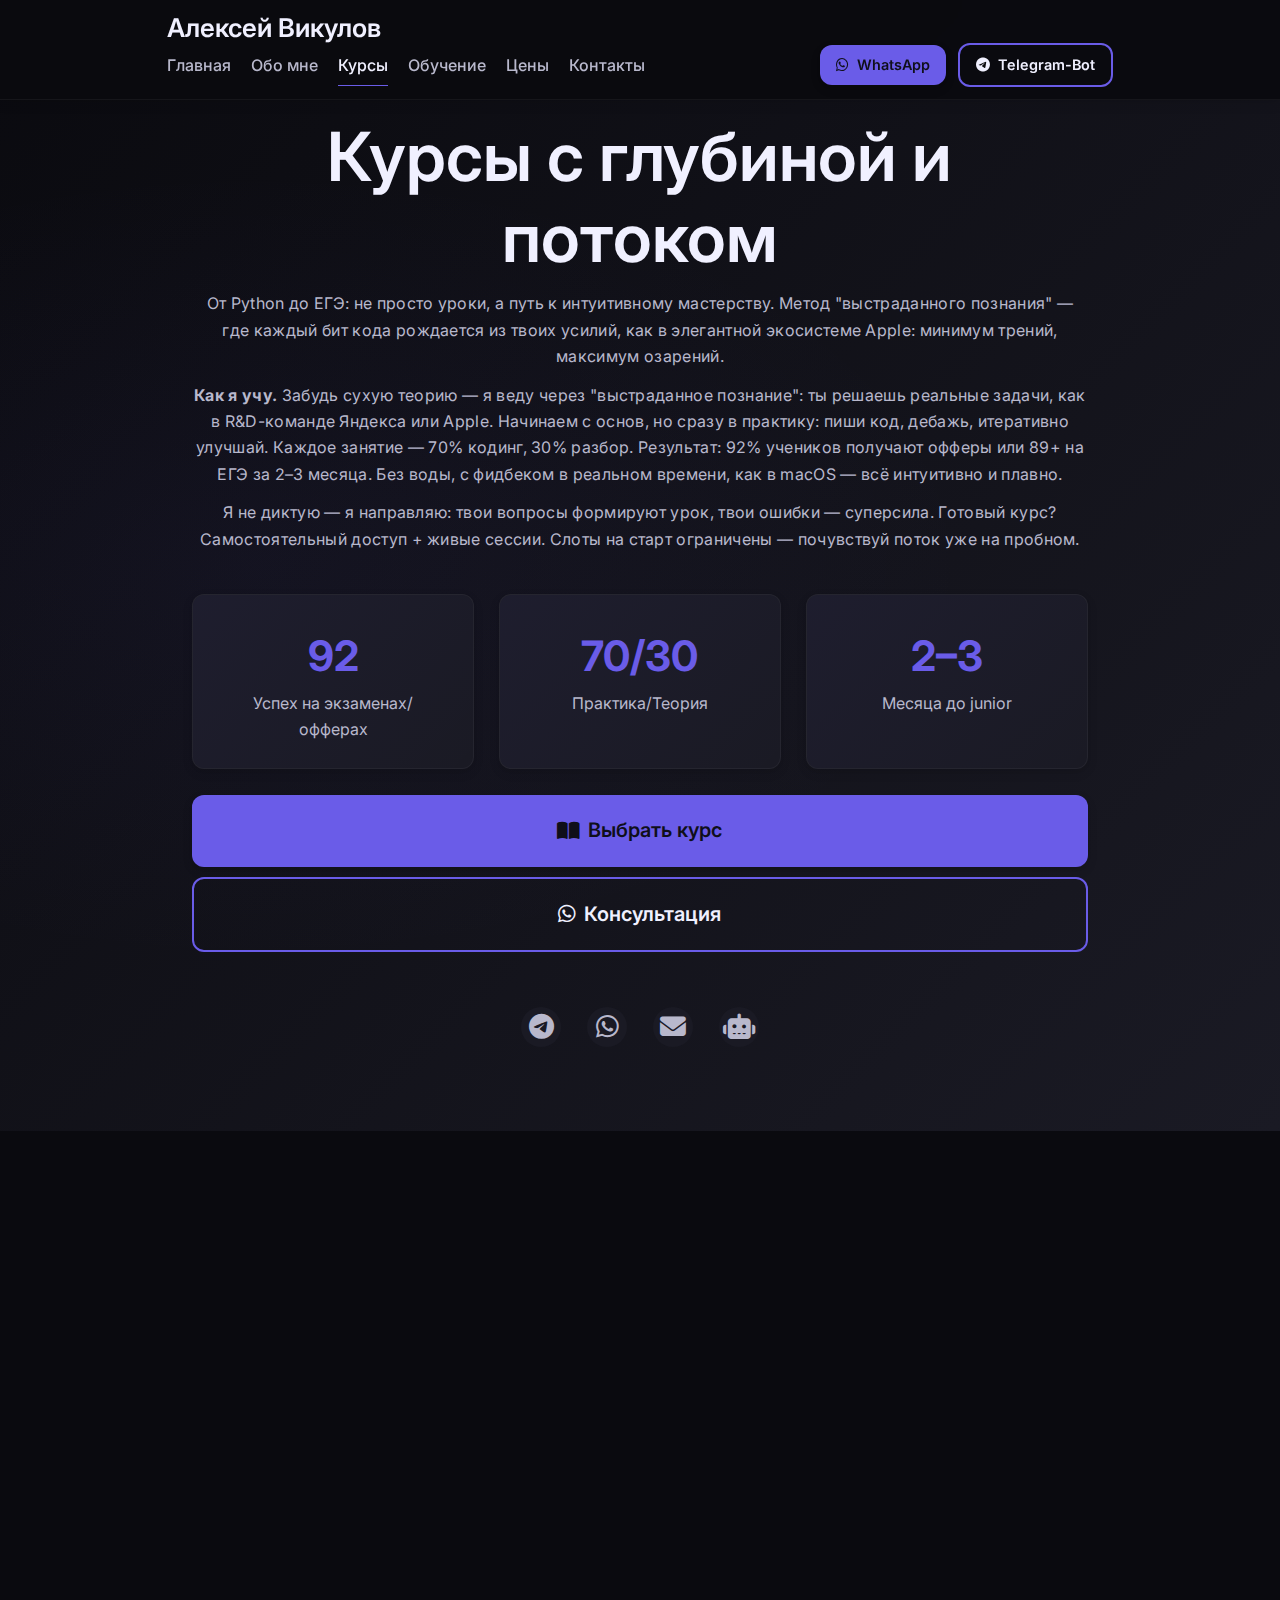
<file: courses.html>
<!DOCTYPE html>
<html lang="ru">
<head>
  <meta charset="UTF-8" />
  <meta name="viewport" content="width=device-width, initial-scale=1.0"/>
  <title>Курсы: Python, Golang, Backend, ЕГЭ | Алексей Викулов</title>
  <meta name="description" content="Полноценные курсы по Python, Golang, Backend-разработке, ЕГЭ по информатике и физике. Практика от junior до оффера. Бесплатный пробный урок с методом 'выстраданного познания'.">
  <link rel="stylesheet" href="assests/css/styles.css" />
  <link href="https://fonts.googleapis.com/icon?family=Material+Icons+Round" rel="stylesheet">
  <link href="https://fonts.googleapis.com/css2?family=Inter:wght@300;400;500;600;700&display=swap" rel="stylesheet">
  <link rel="stylesheet" href="https://cdnjs.cloudflare.com/ajax/libs/font-awesome/6.4.0/css/all.min.css">
  <link href="https://calendar.google.com/calendar/scheduling-button-script.css" rel="stylesheet">
  
  <!-- Google Calendar Styling: Adapted to phi/spacing -->
  <style>
    .calendar-button-container { 
      display: inline-block; 
      margin: var(--phi-spacing-small) 0; 
    }
    #scheduling-button { 
      background: var(--accent) !important; 
      color: #0a0a0f !important; 
      border-radius: var(--border-radius) !important; 
      font-weight: 600 !important; 
      padding: var(--phi-spacing-small) var(--phi-spacing-medium) !important; 
      font-size: var(--phi-scale-1) !important; 
      border: none !important; 
      box-shadow: var(--shadow-light) !important; 
      transition: var(--transition) !important; 
      width: 100% !important; 
      display: flex !important; 
      align-items: center !important; 
      justify-content: center !important; 
      gap: var(--phi-spacing-small) !important; 
      max-width: calc(350px / var(--phi)) !important; /* ~216px */
    }
    #scheduling-button:hover { 
      background: color-mix(in srgb, var(--accent) 90%, #5a4cd0) !important; 
      transform: translateY(var(--phi-spacing-small)) !important; 
      box-shadow: var(--shadow-medium) !important; 
      animation: lift-glow 0.3s forwards !important;
    }
    .calendar-icon { 
      font-size: var(--phi-scale-1) !important; 
    }
    @media (max-width: 768px) { 
      #scheduling-button { 
        max-width: 100% !important; 
        padding: var(--phi-spacing-small) var(--phi-spacing-small) !important; 
      } 
    }
    /* Дополнительные стили для расширенных карточек курсов */
    .course-content {
      padding: var(--phi-spacing-medium);
    }
    .course-features {
      list-style: none;
      margin: var(--phi-spacing-small) 0;
      padding: 0;
    }
    .course-features li {
      display: flex;
      align-items: flex-start;
      gap: var(--phi-spacing-small);
      margin-bottom: var(--space-2);
      color: var(--text-muted);
    }
    .course-features i {
      color: var(--accent);
      flex-shrink: 0;
      margin-top: var(--space-1);
    }
    .methodology-teaser {
      background: var(--card-bg-light);
      border-radius: var(--border-radius);
      padding: var(--phi-spacing-medium);
      margin-top: var(--phi-spacing-large);
      text-align: center;
    }
  </style>
</head>
<body>
  <!-- Navigation Bar -->
  <nav class="navbar">
    <div class="container">
      <div class="navbar-brand">
        <h3>Алексей Викулов</h3>
      </div>
      <div class="navbar-toggler" id="navbarToggle">
        <i class="fas fa-bars"></i>
      </div>
      <div class="navbar-menu" id="navbarMenu">
        <ul class="navbar-links">
          <li><a href="index.html" class="nav-link">Главная</a></li>
          <li><a href="about.html" class="nav-link">Обо мне</a></li>
          <li><a href="courses.html" class="nav-link active">Курсы</a></li>
          <li><a href="learning.html" class="nav-link">Обучение</a></li>
          <li><a href="prices.html" class="nav-link">Цены</a></li>
          <li><a href="contact.html" class="nav-link">Контакты</a></li>
        </ul>
        <div class="navbar-cta">
          <a href="https://wa.me/79183455143?text=Здравствуйте!%20Хочу%20записаться%20на%20занятие." 
             class="button primary small nav-cta-btn" target="_blank">
            <i class="fab fa-whatsapp"></i> WhatsApp
          </a>
          <a href="https://t.me/avick_bot" 
             class="button secondary small nav-cta-btn" target="_blank">
            <i class="fab fa-telegram"></i> Telegram-Bot
          </a>
        </div>
      </div>
    </div>
  </nav>

  <!-- Hero Section for Courses (без изображения, больше текста) -->
  <header class="hero fade-in-up">
    <div class="container">
      <div class="hero-content" style="grid-template-columns: 1fr; text-align: center;">
        <div class="hero-text">
          <h1>Курсы с глубиной и потоком</h1>
          <p class="subtitle">От Python до ЕГЭ: не просто уроки, а путь к интуитивному мастерству. Метод "выстраданного познания" — где каждый бит кода рождается из твоих усилий, как в элегантной экосистеме Apple: минимум трений, максимум озарений.</p>
          <div class="hero-pitch">
            <p><strong>Как я учу.</strong> Забудь сухую теорию — я веду через "выстраданное познание": ты решаешь реальные задачи, как в R&D-команде Яндекса или Apple. Начинаем с основ, но сразу в практику: пиши код, дебажь, итеративно улучшай. Каждое занятие — 70% кодинг, 30% разбор. Результат: 92% учеников получают офферы или 89+ на ЕГЭ за 2–3 месяца. Без воды, с фидбеком в реальном времени, как в macOS — всё интуитивно и плавно.</p>
            <p>Я не диктую — я направляю: твои вопросы формируют урок, твои ошибки — суперсила. Готовый курс? Самостоятельный доступ + живые сессии. Слоты на старт ограничены — почувствуй поток уже на пробном.</p>
          </div>
          <div class="hero-stats fade-in-up">
            <div class="stats-grid">
              <div class="stat-item">
                <span class="stat-value">92</span>
                <span class="stat-label">Успех на экзаменах/офферах</span>
              </div>
              <div class="stat-item">
                <span class="stat-value">70/30</span>
                <span class="stat-label">Практика/Теория</span>
              </div>
              <div class="stat-item">
                <span class="stat-value">2–3</span>
                <span class="stat-label">Месяца до junior</span>
              </div>
            </div>
          </div>
          <div class="hero-cta">
            <a href="#courses" class="button primary large">
              <i class="fas fa-book-open"></i> Выбрать курс
            </a>
            <a href="https://wa.me/79183455143?text=Расскажите%20о%20методе%20и%20подходящем%20курсе!" 
               class="button secondary large" target="_blank">
              <i class="fab fa-whatsapp"></i> Консультация
            </a>
            <!-- Google Calendar -->
            <div class="calendar-button-container">
              <div id="calendar-button-placeholder"></div>
            </div>
          </div>
          <div class="social-links">
            <a href="https://t.me/AVick23" target="_blank"><i class="fab fa-telegram"></i></a>
            <a href="https://wa.me/79183455143" target="_blank"><i class="fab fa-whatsapp"></i></a>
            <a href="mailto:vikulov2811@gmail.com"><i class="fas fa-envelope"></i></a>
            <a href="https://t.me/avick_bot" target="_blank"><i class="fas fa-robot"></i></a>
          </div>
        </div>
      </div>
    </div>
  </header>

  <!-- Courses Section (расширенные описания) -->
  <section class="section light-bg fade-in-up" id="courses">
    <div class="container">
      <h2>Твоя дорога в IT: Курсы по золотому сечению</h2>
      <p class="section-description">Каждый курс — как обновление iOS: эволюционно, интуитивно, с фокусом на то, что меняет игру. От самостоятельных материалов до живых сессий: учи в своём ритме, но с моим гидом. Метод "выстраданного познания" в действии — твои вызовы становятся твоим кодом.</p>
      <div class="courses-grid">
        <div class="course-card">
          <div class="course-icon">
            <i class="fab fa-python"></i>
          </div>
          <div class="course-content">
            <h3>Python: От нуля к автоматизации</h3>
            <p>Погрузись в элегантный мир Python — языка, где простота рождает мощь, как в дизайне Apple. Этот курс для новичков: синтаксис, ООП, API, скрипты для автоматизации. Но не лекции — практика: пиши ботов, парсеры, data-скрипты с первого урока.</p>
            <ul class="course-features">
              <li><i class="fas fa-check"></i> 40+ часов: 20 модулей от "Hello World" до Flask/Django basics</li>
              <li><i class="fas fa-check"></i> Как учу: Еженедельные вызовы — решай, как в pet-проекте, с моим код-ревью</li>
              <li><i class="fas fa-check"></i> Результаты: Ученики автоматизируют рутину за 1 месяц, junior-офферы в data/devops</li>
            </ul>
            <a href="https://avick23.github.io/python/" class="button primary small" target="_blank">Начать курс</a>
          </div>
        </div>

        <div class="course-card">
          <div class="course-icon">
            <i class="fab fa-golang"></i>
          </div>
          <div class="course-content">
            <h3>Golang: High-load с грацией</h3>
            <p>Go — это скорость и concurrency без хаоса, как macOS под капотом. Курс для backend-энтузиастов: от базового синтаксиса к goroutines, channels, gRPC. Фокус на high-load: строй API, микросервисы, как в Uber.</p>
            <ul class="course-features">
              <li><i class="fas fa-check"></i> 30+ часов: Модули по concurrency, testing, deployment</li>
              <li><i class="fas fa-check"></i> Как учу: Live-кодинг сессии — пишем сервер вместе, дебажим в реальном времени</li>
              <li><i class="fas fa-check"></i> Результаты: От junior к middle за 2 месяца, проекты для портфолио (REST API на Go)</li>
            </ul>
            <a href="https://wa.me/79183455143?text=Расскажите%20о%20курсе%20Golang!" class="button secondary small" target="_blank">Узнать больше</a>
          </div>
        </div>

        <div class="course-card">
          <div class="course-icon">
            <i class="fas fa-road"></i>
          </div>
          <div class="course-content">
            <h3>Backend Roadmap: Полный стек</h3>
            <p>Не просто roadmap — интерактивная карта: от Docker и SQL/NoSQL до Kubernetes и CI/CD. Интегрируй Python/Go в production-системы. Для тех, кто хочет видеть, как всё соединяется, как в экосистеме Apple.</p>
            <ul class="course-features">
              <li><i class="fas fa-check"></i> 50+ часов: Шаги от основ к advanced, с чекпоинтами и ветвлениями</li>
              <li><i class="fas fa-check"></i> Как учу: Самостоятельный прогресс + ежемесячные спринты с фидбеком, как в agile-команде</li>
              <li><i class="fas fa-check"></i> Результаты: Полное портфолио — от монолита к микросервисам, готово для собеседований</li>
            </ul>
            <a href="https://avick23.github.io/roadmap_backend/" class="button primary small" target="_blank">Исследовать roadmap</a>
          </div>
        </div>

        <div class="course-card">
          <div class="course-icon">
            <i class="fas fa-graduation-cap"></i>
          </div>
          <div class="course-content">
            <h3>ЕГЭ/ОГЭ: Информатика с стратегией</h3>
            <p>Задачи 1–27: алгоритмы, графы, программирование на Python. Не зубрёжка — стратегия: разбираем типы, симулируем экзамен, оптимизируем код. Как в Swift: чисто, эффективно, с интуицией.</p>
            <ul class="course-features">
              <li><i class="fas fa-check"></i> 25+ часов: По темам ЕГЭ, с 100+ задачами и решениями</li>
              <li><i class="fas fa-check"></i> Как учу: Мок-экзамены еженедельно, разбор ошибок — твои промахи в суперсилу</li>
              <li><i class="fas fa-check"></i> Результаты: 89+ баллов, ученики решают 27-ю за 20 мин</li>
            </ul>
            <a href="https://wa.me/79183455143?text=Интересует%20курс%20по%20ЕГЭ%20информатика!" class="button secondary small" target="_blank">Записаться на пробный</a>
          </div>
        </div>

        <div class="course-card">
          <div class="course-icon">
            <i class="fas fa-atom"></i>
          </div>
          <div class="course-content">
            <h3>Физика для ЕГЭ: От формул к моделированию</h3>
            <p>Механика, термодинамика, электродинамика — через расчёты и визуализацию в Python. Связь с IT: симуляции, графики. Для тех, кто видит физику как код: предсказуемо и элегантно.</p>
            <ul class="course-features">
              <li><i class="fas fa-check"></i> 30+ часов: Темы ЕГЭ + coding-задачи для моделирования</li>
              <li><i class="fas fa-check"></i> Как учу: Эксперименты в коде — пиши симулятор траектории, анализируй данные</li>
              <li><i class="fas fa-check"></i> Результаты: 85+ баллов, навыки для data science в физике</li>
            </ul>
            <a href="https://avick23.github.io/physics/" class="button primary small" target="_blank">Погрузиться в физику</a>
          </div>
        </div>

        <div class="course-card">
          <div class="course-icon">
            <i class="fas fa-cogs"></i>
          </div>
          <div class="course-content">
            <h3>Backend: Микросервисы и enterprise</h3>
            <p>Углубление: Security, monitoring, scaling. Построй систему, как в Netflix — resilient и scalable. Для выпускников roadmap: от теории к production-deploy.</p>
            <ul class="course-features">
              <li><i class="fas fa-check"></i> 40+ часов: Модули по K8s, observability, best practices</li>
              <li><i class="fas fa-check"></i> Как учу: Групповые хакатоны — строй сервис с командой, мой менторство в чате</li>
              <li><i class="fas fa-check"></i> Результаты: Middle-уровень, реальные кейсы для резюме</li>
            </ul>
            <a href="https://wa.me/79183455143?text=Расскажите%20об%20углублённом%20backend!" class="button secondary small" target="_blank">Подробнее</a>
          </div>
        </div>
      </div>
      <div class="methodology-teaser">
        <h3>Метод "выстраданного познания" в каждом курсе</h3>
        <p>Это не пассивное обучение — это твоя трансформация. Я учу через боль и радость: ставь цели, сталкивайся с ошибками, ищи решения с моей подсказкой. Как в Apple: итерации, фидбек, совершенство. 100% фокус на твоём прогрессе — от "не понимаю" к "это мой код".</p>
        <a href="learning.html" class="button primary">Подробнее о методе</a>
      </div>
    </div>
  </section>

  <!-- Финальный CTA -->
  <section class="section cta-section fade-in-up">
    <div class="container">
      <h2>Готов нырнуть в курс?</h2>
      <p>Выбери один, запишись на пробный: почувствуй, как метод оживает. Без обязательств, только рост.</p>
      <div class="cta-buttons">
        <a href="https://wa.me/79183455143?text=Выберу%20курс%20и%20запишусь%20на%20пробный!" 
           class="button primary large" target="_blank">
          <i class="fab fa-whatsapp"></i> Начать с пробного
        </a>
        <a href="https://t.me/AVick23" 
           class="button secondary large" target="_blank">
          <i class="fab fa-telegram"></i> Обсудить в Telegram
        </a>
        <div class="calendar-button-container">
          <div id="calendar-button-cta"></div>
        </div>
      </div>
      <p class="small-note pulse">Осталось <span id="slots-left">2</span> места на пробные уроки на этой неделе</p>
    </div>
  </section>

  <!-- Footer -->
  <footer class="footer fade-in-up">
    <div class="container">
      <div class="footer-content">
        <div class="footer-logo">
          <h3>Алексей Викулов</h3>
          <p>Backend-репетитор: Python, Golang, ЕГЭ</p>
        </div>
        <div class="footer-links">
          <h4>Разделы</h4>
          <ul>
            <li><a href="about.html">Обо мне</a></li>
            <li><a href="courses.html">Курсы</a></li>
            <li><a href="learning.html">Обучение</a></li>
            <li><a href="prices.html">Цены</a></li>
          </ul>
        </div>
        <div class="footer-contact">
          <h4>Контакты</h4>
          <p>+7 918 345-51-43</p>
          <p>vikulov2811@gmail.com</p>
          <div class="social-icons">
            <a href="https://t.me/AVick23" target="_blank"><i class="fab fa-telegram"></i></a>
            <a href="https://wa.me/79183455143" target="_blank"><i class="fab fa-whatsapp"></i></a>
            <a href="mailto:vikulov2811@gmail.com"><i class="fas fa-envelope"></i></a>
          </div>
        </div>
      </div>
      <div class="footer-bottom">
        <p>© 2023-2025 Алексей Викулов. Все права защищены.</p>
      </div>
    </div>
  </footer>

  <!-- Mobile CTA -->
  <div class="mobile-cta">
    <div class="calendar-button-container">
      <div id="calendar-button-mobile"></div>
    </div>
  </div>

  <!-- Scripts -->
  <script src="https://calendar.google.com/calendar/scheduling-button-script.js" async></script>
  
  <script>
  document.addEventListener("DOMContentLoaded", function() {
    // Mobile Calendar Redirect
    function isMobileDevice() {
      return /Android|webOS|iPhone|iPad|iPod|BlackBerry|IEMobile|Opera Mini/i.test(navigator.userAgent) || 
             window.innerWidth <= 768;
    }

    function confirmMobileCalendarRedirect() {
      const userConfirmed = confirm("Вы будете перенаправлены в Google Calendar для записи. Продолжить?");
      if (userConfirmed) {
        window.location.href = "https://calendar.app.google/ThpteAc5uqhxqnUA9";
      }
    }

    function initCalendarButtons() {
      const isMobile = isMobileDevice();
      
      if (isMobile) {
        const calendarPlaceholders = [
          'calendar-button-placeholder',
          'calendar-button-cta',
          'calendar-button-mobile'
        ];
        
        calendarPlaceholders.forEach(id => {
          const placeholder = document.getElementById(id);
          if (placeholder) {
            placeholder.innerHTML = '';
            const mobileButton = document.createElement('button');
            mobileButton.className = 'button primary mobile-calendar-btn';
            mobileButton.innerHTML = '<i class="fas fa-calendar-alt"></i> Записаться в Google Calendar';
            mobileButton.style.width = '100%';
            mobileButton.addEventListener('click', confirmMobileCalendarRedirect);
            placeholder.appendChild(mobileButton);
          }
        });
      } else {
        if (typeof calendar !== 'undefined' && calendar.schedulingButton) {
          const config = {
            url: 'https://calendar.google.com/calendar/appointments/schedules/AcZssZ3rcXNj-UEGWzDr6XeT4OdI4rDt6yHziAQlUCppL6nriQVz9tulfhokyt-8IXC48YrJcjO0_oqF?gv=true',
            color: '#6a5ce8',
            label: 'Записаться через Google Calendar'
          };
          
          ['calendar-button-placeholder', 'calendar-button-cta', 'calendar-button-mobile'].forEach(id => {
            const element = document.getElementById(id);
            if (element) {
              calendar.schedulingButton.load({
                ...config,
                target: element
              });
            }
          });
        } else {
          setTimeout(initCalendarButtons, 300);
        }
      }
    }

    initCalendarButtons();
    
    // Navbar Toggle
    const navbarToggle = document.getElementById('navbarToggle');
    const navbarMenu = document.getElementById('navbarMenu');
    if (navbarToggle && navbarMenu) {
      navbarToggle.addEventListener('click', () => {
        navbarMenu.classList.toggle('active');
        const icon = navbarToggle.querySelector('i');
        icon.classList.toggle('fa-bars');
        icon.classList.toggle('fa-times');
      });
    }

    // Close mobile menu on link click
    document.querySelectorAll('.nav-link').forEach(link => {
      link.addEventListener('click', () => {
        if (window.innerWidth <= 768) {
          navbarMenu.classList.remove('active');
          const icon = navbarToggle.querySelector('i');
          icon.classList.add('fa-bars');
          icon.classList.remove('fa-times');
        }
      });
    });

    // Smooth scrolling and active nav (Adjusted offset for new navbar height)
    document.querySelectorAll('.nav-link').forEach(anchor => {
      anchor.addEventListener('click', function(e) {
        const targetId = this.getAttribute('href');
        if (!targetId || targetId === '#') return;
        if (targetId.startsWith('http')) {
          window.open(targetId, '_blank');
          return;
        }
        const targetElement = document.querySelector(targetId);
        if (targetElement) {
          e.preventDefault();
          window.scrollTo({
            top: targetElement.offsetTop - parseFloat(getComputedStyle(document.documentElement).getPropertyValue('--navbar-height')) - 20,
            behavior: 'smooth'
          });
        }
      });
    });

    // Set active nav on load
    const currentPath = window.location.pathname.split('/').pop() || 'index.html';
    document.querySelectorAll('.nav-link').forEach(link => {
      if (link.getAttribute('href') === currentPath) {
        link.classList.add('active');
      }
    });

    // Sticky navbar
    const navbar = document.querySelector('.navbar');
    window.addEventListener('scroll', () => {
      if (window.scrollY > parseFloat(getComputedStyle(document.documentElement).getPropertyValue('--space-8'))) {
        navbar.classList.add('scrolled');
      } else {
        navbar.classList.remove('scrolled');
      }
    });

    // Urgency: Счётчик слотов
    function updateSlots() {
      const slots = document.getElementById('slots-left');
      if (slots) {
        let count = 2; // Уменьшай вручную или по API
        slots.textContent = count;
        if (count <= 0) slots.textContent = '0 — запишись срочно!';
      }
    }
    updateSlots();

    // Animate stats
    const statsObserver = new IntersectionObserver((entries) => {
      entries.forEach(entry => {
        if (entry.isIntersecting) {
          animateStats();
          statsObserver.unobserve(entry.target);
        }
      });
    }, { threshold: 0.1 });
    const statsSection = document.querySelector('.hero-stats');
    if (statsSection) {
      statsObserver.observe(statsSection);
    }

    function animateStats() {
      document.querySelectorAll('.stat-value').forEach(stat => {
        const targetValue = stat.textContent;
        let currentValue = 0;
        const isPercentage = targetValue.includes('%');
        const targetNum = parseInt(targetValue.replace(/[^\d]/g, ''));
        const incrementValue = isPercentage ? targetNum / 50 : targetNum / 30;
        const updateStat = () => {
          currentValue += incrementValue;
          if (currentValue < targetNum) {
            stat.textContent = Math.round(currentValue) + (isPercentage ? '%' : '');
            requestAnimationFrame(updateStat);
          } else {
            stat.textContent = targetValue;
          }
        };
        updateStat();
      });
    }

    // Intersection Observer for animations
    const observerOptions = {
      root: null,
      rootMargin: '0px',
      threshold: 0.1
    };
    const observer = new IntersectionObserver((entries) => {
      entries.forEach(entry => {
        if (entry.isIntersecting) {
          entry.target.classList.add("animated");
          observer.unobserve(entry.target);
        }
      });
    }, observerOptions);
    document.querySelectorAll('.fade-in-up, .course-card').forEach(element => {
      observer.observe(element);
    });
  });
  </script>
</body>
</html>
</file>
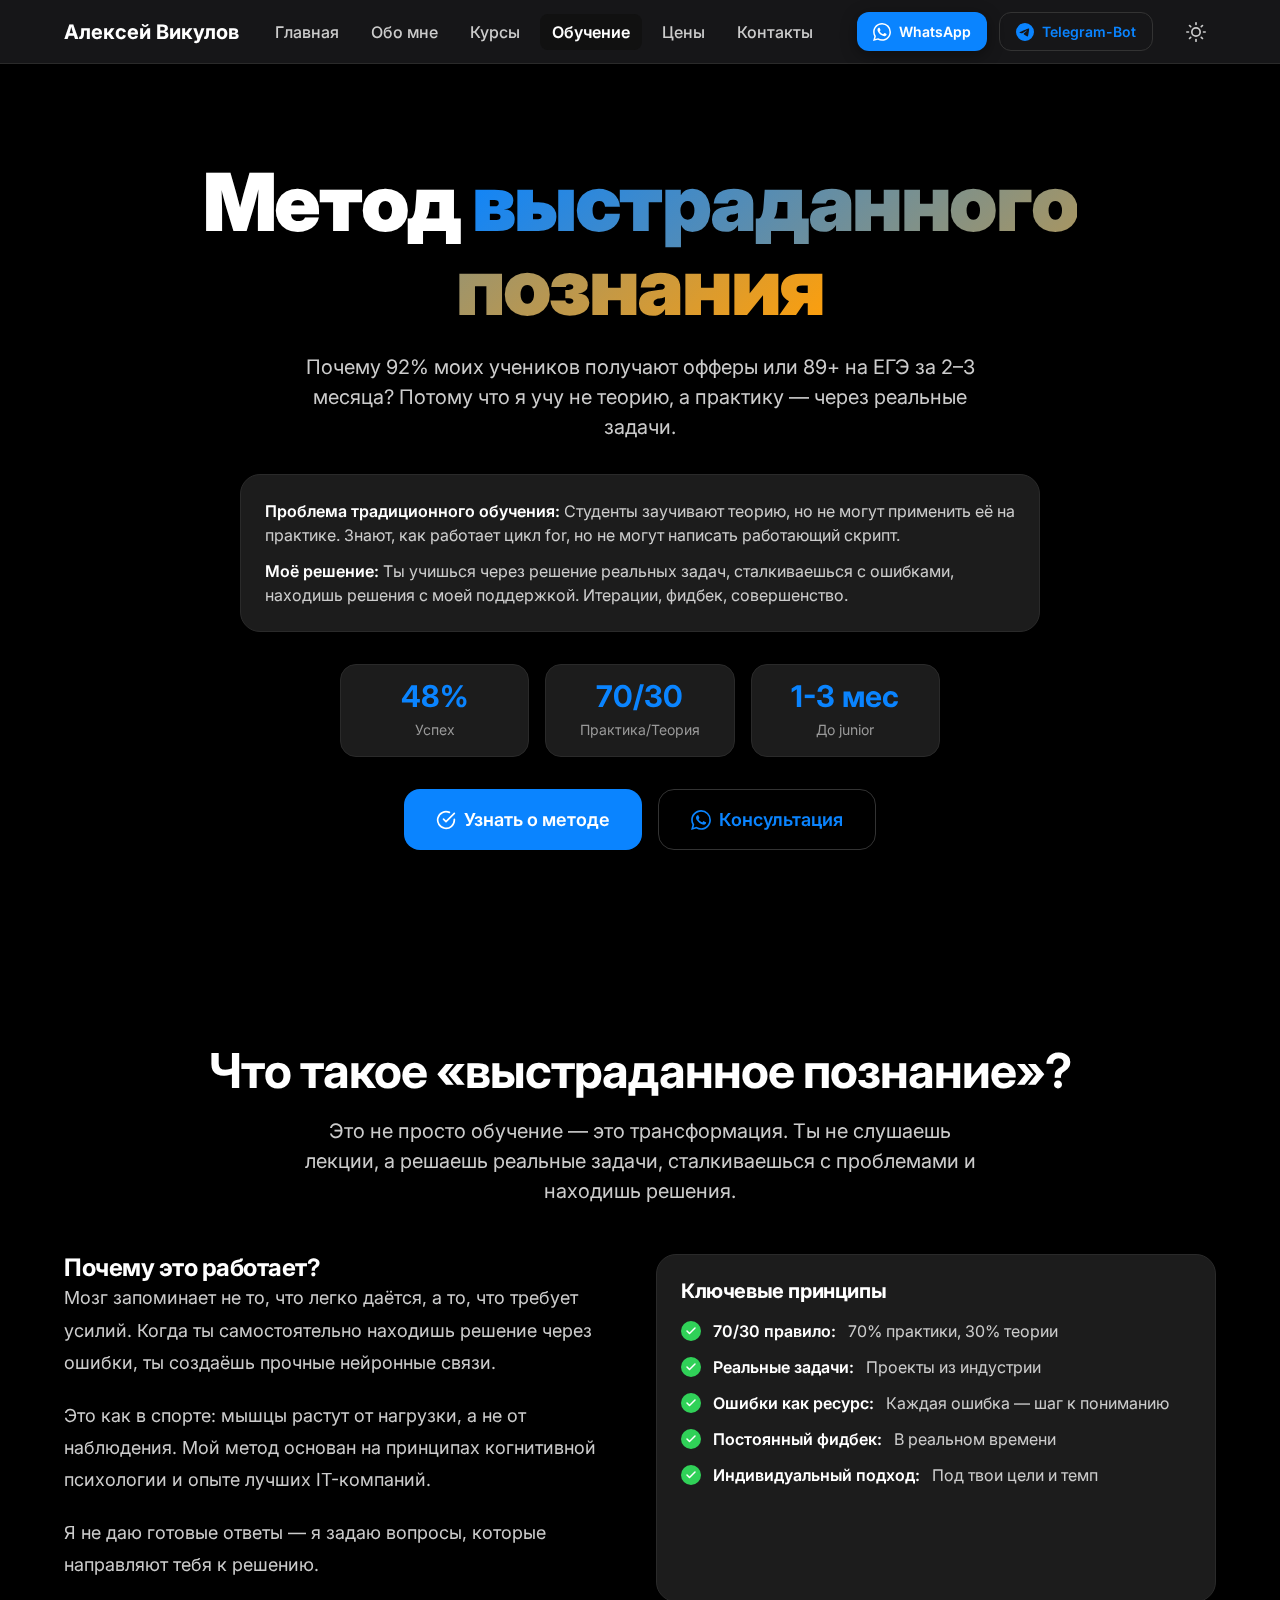
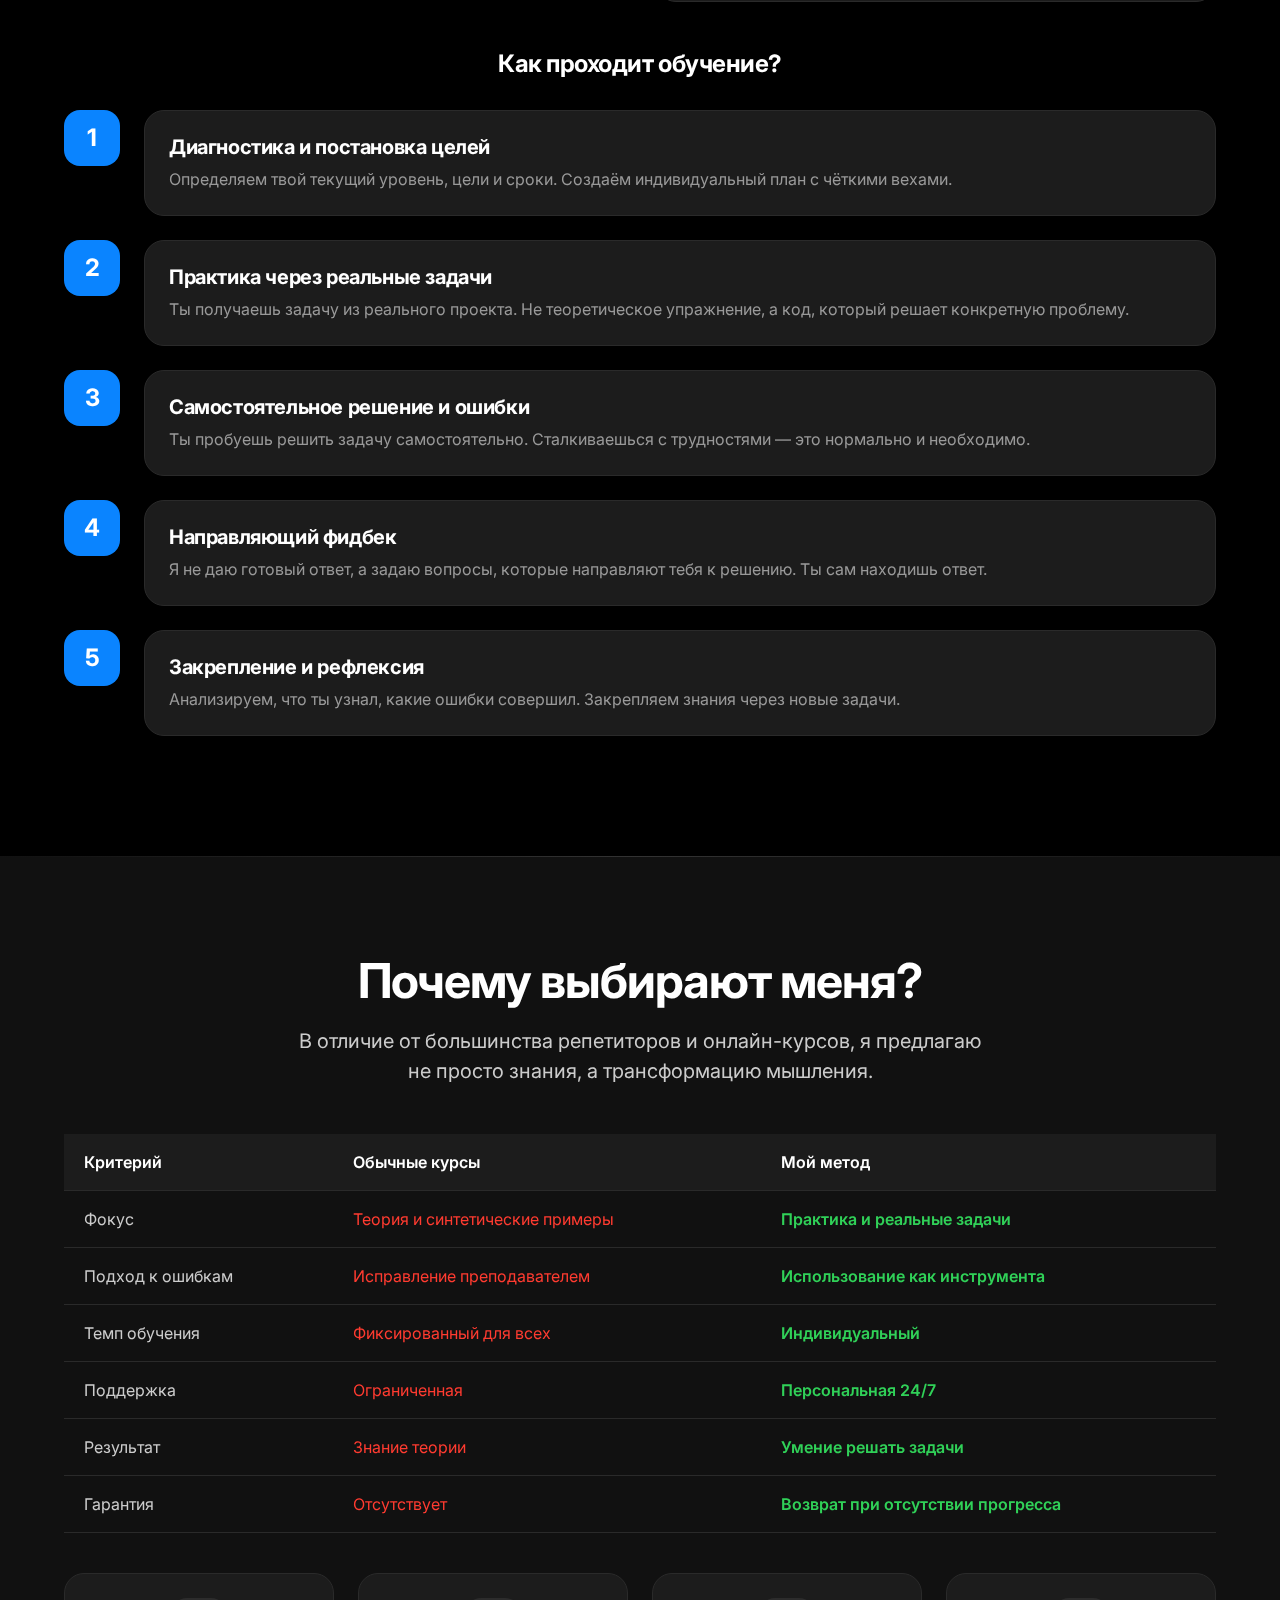
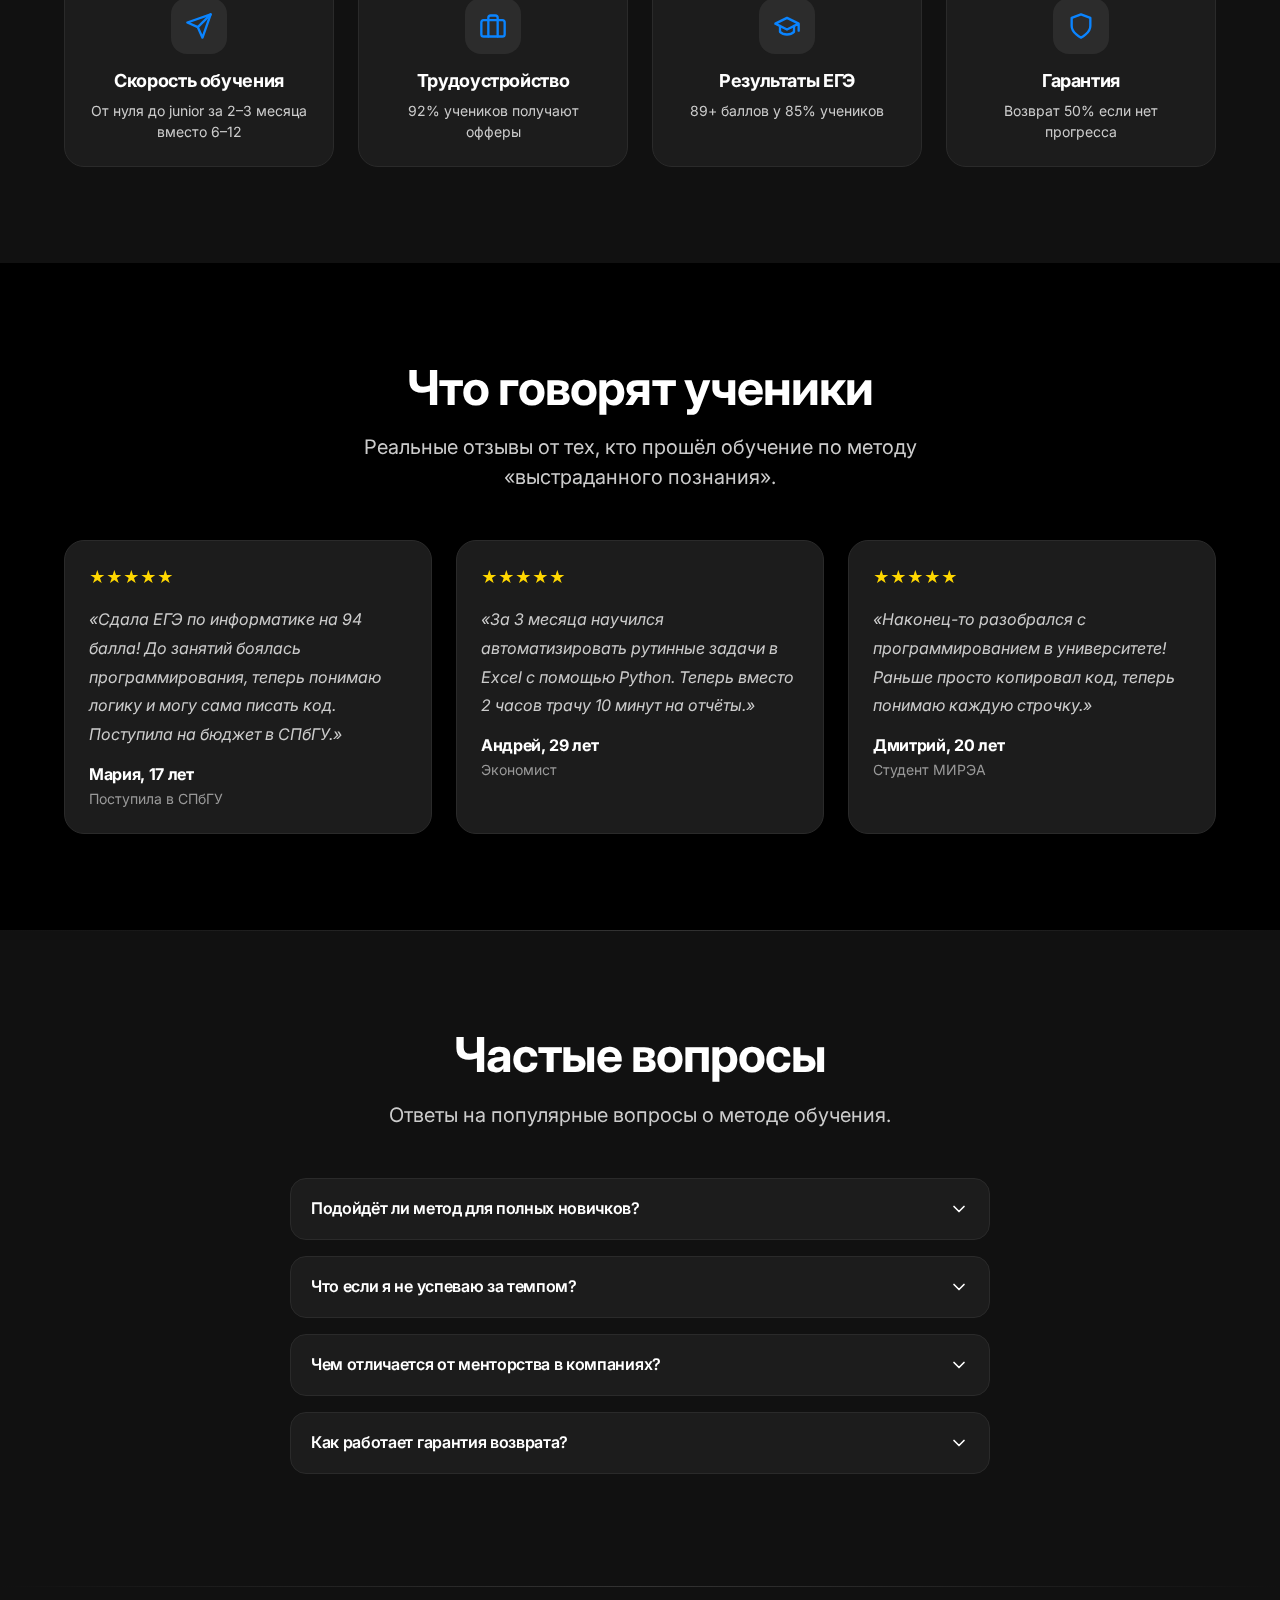
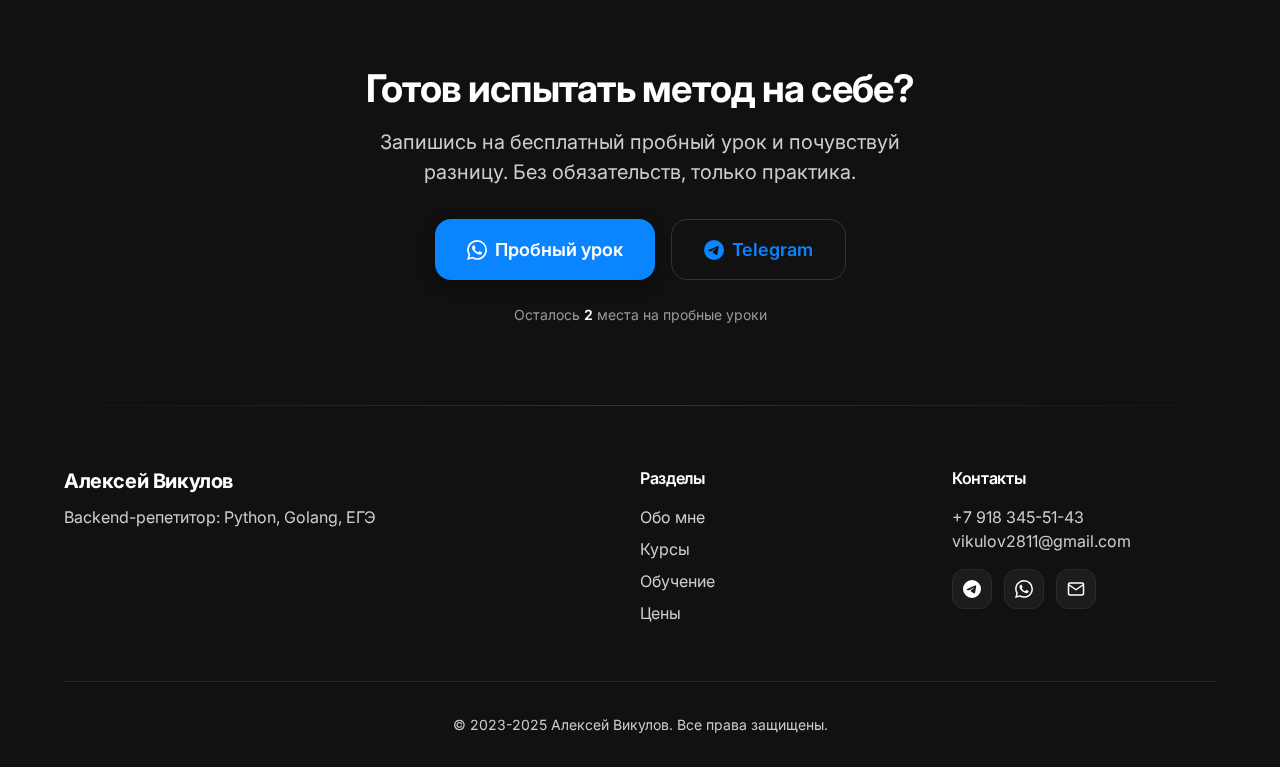
<file: learning.html>
<!DOCTYPE html>
<html lang="ru" data-theme="dark">
<head>
  <meta charset="UTF-8" />
  <meta name="viewport" content="width=device-width, initial-scale=1.0"/>
  <title>Метод обучения: Выстраданное познание | Алексей Викулов</title>
  <meta name="description" content="Метод 'выстраданного познания' — практика через реальные задачи. 92% учеников получают офферы. Бесплатный пробный урок.">
  <meta name="keywords" content="метод обучения, программирование, репетитор, Python, Golang, ЕГЭ">
  
  <link rel="preconnect" href="https://fonts.googleapis.com">
  <link rel="preconnect" href="https://fonts.gstatic.com" crossorigin>
  <link href="https://fonts.googleapis.com/css2?family=Inter:wght@300;400;500;600;700;800;900&display=swap" rel="stylesheet">
  
  <style>
    :root {
      --bg-primary: #000000;
      --bg-secondary: #111111;
      --bg-tertiary: #1a1a1a;
      --bg-card: #1c1c1c;
      --bg-elevated: #2c2c2c;
      
      --text-primary: #ffffff;
      --text-secondary: #cccccc;
      --text-tertiary: #999999;
      --text-disabled: #666666;
      
      --accent-primary: #0a84ff;
      --accent-primary-hover: #409cff;
      --accent-secondary: #30d158;
      --accent-tertiary: #ff9f0a;
      --accent-error: #ff3b30;
      
      --border-primary: #333333;
      --border-secondary: #2a2a2a;
      
      --shadow-1: 0 2px 8px rgba(0, 0, 0, 0.3);
      --shadow-2: 0 4px 16px rgba(0, 0, 0, 0.4);
      --shadow-3: 0 8px 32px rgba(0, 0, 0, 0.5);
      --shadow-4: 0 12px 48px rgba(0, 0, 0, 0.6);
      
      --glass-bg: rgba(28, 28, 30, 0.8);
      
      --text-xs: 12px;
      --text-sm: 14px;
      --text-base: 16px;
      --text-lg: 18px;
      --text-xl: 20px;
      --text-2xl: 24px;
      --text-3xl: 30px;
      --text-4xl: 38px;
      --text-5xl: 48px;
      --text-6xl: 64px;
      --text-7xl: 80px;
      
      --font-light: 300;
      --font-regular: 400;
      --font-medium: 500;
      --font-semibold: 600;
      --font-bold: 700;
      --font-black: 900;
      
      --leading-tight: 1.2;
      --leading-normal: 1.5;
      --leading-loose: 1.8;
      
      --tracking-tight: -0.02em;
      
      --space-1: 4px;
      --space-2: 8px;
      --space-3: 12px;
      --space-4: 16px;
      --space-5: 20px;
      --space-6: 24px;
      --space-8: 32px;
      --space-10: 40px;
      --space-12: 48px;
      --space-16: 64px;
      --space-20: 80px;
      --space-24: 96px;
      
      --radius-sm: 8px;
      --radius-md: 12px;
      --radius-lg: 16px;
      --radius-xl: 20px;
      --radius-2xl: 24px;
      
      --navbar-height: 64px;
      --container-max: 1200px;
      
      --duration-fast: 0.15s;
      --duration-normal: 0.3s;
      --ease-out: cubic-bezier(0, 0, 0.2, 1);
    }

    [data-theme="light"] {
      --bg-primary: #ffffff;
      --bg-secondary: #f5f5f7;
      --bg-tertiary: #e5e5ea;
      --bg-card: #ffffff;
      --bg-elevated: #ffffff;
      
      --text-primary: #1d1d1f;
      --text-secondary: #424245;
      --text-tertiary: #6e6e73;
      
      --accent-primary: #0071e3;
      --accent-primary-hover: #0077ed;
      
      --border-primary: #d1d1d6;
      --border-secondary: #e5e5ea;
      
      --shadow-1: 0 2px 8px rgba(0, 0, 0, 0.08);
      --shadow-2: 0 4px 16px rgba(0, 0, 0, 0.12);
      --shadow-3: 0 8px 32px rgba(0, 0, 0, 0.15);
      
      --glass-bg: rgba(255, 255, 255, 0.8);
    }

    *, *::before, *::after { margin: 0; padding: 0; box-sizing: border-box; }

    html {
      scroll-behavior: smooth;
      -webkit-font-smoothing: antialiased;
      -moz-osx-font-smoothing: grayscale;
    }

    body {
      font-family: 'Inter', -apple-system, BlinkMacSystemFont, 'SF Pro Display', sans-serif;
      font-size: var(--text-base);
      font-weight: var(--font-regular);
      line-height: var(--leading-normal);
      color: var(--text-primary);
      background-color: var(--bg-primary);
      overflow-x: hidden;
      min-height: 100vh;
    }

    h1, h2, h3, h4, h5, h6 {
      font-weight: var(--font-bold);
      line-height: var(--leading-tight);
      letter-spacing: var(--tracking-tight);
      color: var(--text-primary);
    }

    h1 { font-size: var(--text-6xl); font-weight: var(--font-black); }
    h2 { font-size: var(--text-4xl); }
    h3 { font-size: var(--text-2xl); }
    h4 { font-size: var(--text-xl); }

    p { color: var(--text-secondary); line-height: var(--leading-normal); }

    a {
      color: var(--accent-primary);
      text-decoration: none;
      transition: color var(--duration-fast) var(--ease-out);
    }

    a:hover { color: var(--accent-primary-hover); }

    strong { font-weight: var(--font-semibold); color: var(--text-primary); }

    .container {
      max-width: var(--container-max);
      margin: 0 auto;
      padding: 0 var(--space-6);
    }

    /* Кнопки */
    .button {
      display: inline-flex;
      align-items: center;
      justify-content: center;
      gap: var(--space-2);
      padding: var(--space-3) var(--space-6);
      border-radius: var(--radius-lg);
      font-size: var(--text-base);
      font-weight: var(--font-semibold);
      font-family: inherit;
      cursor: pointer;
      transition: all var(--duration-normal) var(--ease-out);
      border: none;
      white-space: nowrap;
    }

    .button.primary {
      background-color: var(--accent-primary);
      color: white;
      box-shadow: var(--shadow-2);
    }

    .button.primary:hover {
      background-color: var(--accent-primary-hover);
      transform: translateY(-2px);
      box-shadow: var(--shadow-3);
    }

    .button.secondary {
      background-color: transparent;
      color: var(--accent-primary);
      border: 1px solid var(--border-primary);
    }

    .button.secondary:hover {
      background-color: var(--bg-secondary);
      border-color: var(--accent-primary);
    }

    .button.small { padding: var(--space-2) var(--space-4); font-size: var(--text-sm); border-radius: var(--radius-md); }
    .button.large { padding: var(--space-4) var(--space-8); font-size: var(--text-lg); }

    /* Навигация */
    .navbar {
      position: fixed;
      top: 0;
      left: 0;
      right: 0;
      height: var(--navbar-height);
      background-color: var(--glass-bg);
      backdrop-filter: blur(20px) saturate(180%);
      -webkit-backdrop-filter: blur(20px) saturate(180%);
      border-bottom: 1px solid var(--border-secondary);
      z-index: 1000;
      transition: all var(--duration-normal) var(--ease-out);
    }

    .navbar.scrolled { box-shadow: var(--shadow-2); }

    .navbar .container {
      display: flex;
      justify-content: space-between;
      align-items: center;
      height: 100%;
    }

    .navbar-brand { font-size: var(--text-xl); font-weight: var(--font-bold); color: var(--text-primary); }

    .navbar-toggle {
      display: none;
      align-items: center;
      justify-content: center;
      width: 44px;
      height: 44px;
      border-radius: var(--radius-md);
      background: transparent;
      border: none;
      cursor: pointer;
      color: var(--text-primary);
    }

    .navbar-toggle:hover { background-color: var(--bg-secondary); }

    .navbar-menu { display: flex; align-items: center; gap: var(--space-8); }

    .navbar-links { display: flex; list-style: none; gap: var(--space-2); }

    .nav-link {
      color: var(--text-secondary);
      text-decoration: none;
      font-size: var(--text-base);
      font-weight: var(--font-medium);
      padding: var(--space-2) var(--space-3);
      border-radius: var(--radius-sm);
      transition: all var(--duration-fast) var(--ease-out);
    }

    .nav-link:hover, .nav-link.active {
      color: var(--text-primary);
      background-color: var(--bg-secondary);
    }

    .nav-link.active { font-weight: var(--font-semibold); }

    .navbar-cta { display: flex; gap: var(--space-3); }

    .theme-toggle {
      display: flex;
      align-items: center;
      justify-content: center;
      width: 40px;
      height: 40px;
      border-radius: var(--radius-md);
      background: transparent;
      border: none;
      cursor: pointer;
      color: var(--text-secondary);
      transition: all var(--duration-fast) var(--ease-out);
    }

    .theme-toggle:hover { background-color: var(--bg-secondary); color: var(--text-primary); }

    /* Hero */
    .hero {
      padding: calc(var(--navbar-height) + var(--space-24)) 0 var(--space-16);
      text-align: center;
    }

    .hero-title {
      font-size: var(--text-7xl);
      font-weight: var(--font-black);
      line-height: 1.05;
      margin-bottom: var(--space-6);
      letter-spacing: -0.03em;
    }

    .hero-title-accent {
      background: linear-gradient(135deg, var(--accent-primary), var(--accent-tertiary));
      -webkit-background-clip: text;
      -webkit-text-fill-color: transparent;
      background-clip: text;
    }

    .hero-subtitle {
      font-size: var(--text-xl);
      color: var(--text-secondary);
      margin-bottom: var(--space-8);
      max-width: 700px;
      margin-left: auto;
      margin-right: auto;
      line-height: var(--leading-normal);
    }

    .hero-pitch {
      background-color: var(--bg-card);
      border: 1px solid var(--border-secondary);
      border-radius: var(--radius-xl);
      padding: var(--space-6);
      margin: var(--space-8) auto;
      max-width: 800px;
      text-align: left;
    }

    .hero-pitch p { margin-bottom: var(--space-3); }
    .hero-pitch p:last-child { margin-bottom: 0; }

    .hero-stats {
      display: grid;
      grid-template-columns: repeat(3, 1fr);
      gap: var(--space-4);
      max-width: 600px;
      margin: var(--space-8) auto;
    }

    .stat-item {
      text-align: center;
      padding: var(--space-4);
      background-color: var(--bg-card);
      border-radius: var(--radius-lg);
      border: 1px solid var(--border-secondary);
    }

    .stat-value {
      font-size: var(--text-3xl);
      font-weight: var(--font-bold);
      color: var(--accent-primary);
      display: block;
      line-height: 1;
    }

    .stat-label {
      font-size: var(--text-sm);
      color: var(--text-tertiary);
      display: block;
      margin-top: var(--space-2);
    }

    .hero-cta {
      display: flex;
      justify-content: center;
      flex-wrap: wrap;
      gap: var(--space-4);
      margin: var(--space-8) 0;
    }

    /* Секции */
    .section { padding: var(--space-24) 0; }

    .section-bg {
      background-color: var(--bg-secondary);
      position: relative;
    }

    .section-bg::before {
      content: '';
      position: absolute;
      top: 0;
      left: 0;
      right: 0;
      height: 1px;
      background: linear-gradient(90deg, transparent, var(--border-primary), transparent);
    }

    .section-header { text-align: center; margin-bottom: var(--space-12); }

    .section-title {
      font-size: var(--text-5xl);
      font-weight: var(--font-bold);
      margin-bottom: var(--space-4);
    }

    .section-description {
      font-size: var(--text-xl);
      color: var(--text-secondary);
      max-width: 700px;
      margin: 0 auto;
      line-height: var(--leading-normal);
    }

    /* Методология */
    .methodology-grid {
      display: grid;
      grid-template-columns: 1fr 1fr;
      gap: var(--space-8);
      margin-bottom: var(--space-12);
    }

    .methodology-text p {
      font-size: var(--text-lg);
      line-height: var(--leading-loose);
      margin-bottom: var(--space-5);
    }

    .methodology-card {
      background-color: var(--bg-card);
      border: 1px solid var(--border-secondary);
      border-radius: var(--radius-xl);
      padding: var(--space-6);
    }

    .methodology-card h4 { margin-bottom: var(--space-4); }

    .feature-list { list-style: none; }

    .feature-list li {
      display: flex;
      align-items: flex-start;
      gap: var(--space-3);
      margin-bottom: var(--space-3);
      color: var(--text-secondary);
      line-height: var(--leading-normal);
    }

    .feature-list li::before {
      content: '';
      width: 20px;
      height: 20px;
      background-color: var(--accent-secondary);
      border-radius: 50%;
      flex-shrink: 0;
      margin-top: 2px;
      background-image: url("data:image/svg+xml,%3Csvg xmlns='http://www.w3.org/2000/svg' width='12' height='12' viewBox='0 0 24 24' fill='none' stroke='white' stroke-width='3' stroke-linecap='round' stroke-linejoin='round'%3E%3Cpolyline points='20 6 9 17 4 12'%3E%3C/polyline%3E%3C/svg%3E");
      background-repeat: no-repeat;
      background-position: center;
    }

    .feature-list li strong { color: var(--text-primary); }

    /* Шаги */
    .steps-container { margin-top: var(--space-12); }

    .step-item {
      display: flex;
      gap: var(--space-6);
      margin-bottom: var(--space-6);
      align-items: flex-start;
    }

    .step-number {
      width: 56px;
      height: 56px;
      border-radius: var(--radius-lg);
      background-color: var(--accent-primary);
      color: white;
      display: flex;
      align-items: center;
      justify-content: center;
      font-size: var(--text-2xl);
      font-weight: var(--font-bold);
      flex-shrink: 0;
    }

    .step-content {
      flex: 1;
      background-color: var(--bg-card);
      border: 1px solid var(--border-secondary);
      border-radius: var(--radius-xl);
      padding: var(--space-6);
      transition: all var(--duration-normal) var(--ease-out);
    }

    .step-content:hover {
      transform: translateX(8px);
      border-color: var(--border-primary);
    }

    .step-content h4 { margin-bottom: var(--space-2); }
    .step-content p { color: var(--text-tertiary); }

    /* Сравнение */
    .comparison-wrapper { overflow-x: auto; margin-top: var(--space-8); }

    .comparison-table {
      width: 100%;
      border-collapse: collapse;
      min-width: 600px;
    }

    .comparison-table th,
    .comparison-table td {
      padding: var(--space-4) var(--space-5);
      text-align: left;
      border-bottom: 1px solid var(--border-secondary);
    }

    .comparison-table th {
      color: var(--text-primary);
      font-weight: var(--font-semibold);
      background-color: var(--bg-card);
    }

    .comparison-table td { color: var(--text-secondary); }

    .check { color: var(--accent-secondary) !important; font-weight: var(--font-semibold); }
    .cross { color: var(--accent-error) !important; }

    /* Результаты */
    .results-grid {
      display: grid;
      grid-template-columns: repeat(auto-fit, minmax(240px, 1fr));
      gap: var(--space-6);
      margin-top: var(--space-10);
    }

    .result-card {
      background-color: var(--bg-card);
      border: 1px solid var(--border-secondary);
      border-radius: var(--radius-xl);
      padding: var(--space-6);
      text-align: center;
      transition: all var(--duration-normal) var(--ease-out);
    }

    .result-card:hover {
      transform: translateY(-4px);
      box-shadow: var(--shadow-3);
      border-color: var(--border-primary);
    }

    .result-icon {
      width: 56px;
      height: 56px;
      border-radius: var(--radius-lg);
      background-color: var(--bg-elevated);
      display: flex;
      align-items: center;
      justify-content: center;
      margin: 0 auto var(--space-4);
    }

    .result-icon svg { color: var(--accent-primary); width: 28px; height: 28px; }

    .result-card h4 { margin-bottom: var(--space-2); font-size: var(--text-lg); }
    .result-card p { font-size: var(--text-sm); }

    /* Отзывы */
    .testimonials-grid {
      display: grid;
      grid-template-columns: repeat(auto-fit, minmax(300px, 1fr));
      gap: var(--space-6);
      margin-top: var(--space-10);
    }

    .testimonial-card {
      background-color: var(--bg-card);
      border: 1px solid var(--border-secondary);
      border-radius: var(--radius-xl);
      padding: var(--space-6);
      transition: all var(--duration-normal) var(--ease-out);
    }

    .testimonial-card:hover {
      transform: translateY(-4px);
      box-shadow: var(--shadow-3);
    }

    .testimonial-stars { color: #ffd700; margin-bottom: var(--space-4); }

    .testimonial-text {
      font-style: italic;
      margin-bottom: var(--space-4);
      line-height: var(--leading-loose);
    }

    .testimonial-author h4 { font-size: var(--text-base); margin-bottom: var(--space-1); }
    .testimonial-author p { font-size: var(--text-sm); color: var(--text-tertiary); }

    /* FAQ */
    .faq-container { max-width: 700px; margin: var(--space-10) auto 0; }

    .faq-item {
      background-color: var(--bg-card);
      border: 1px solid var(--border-secondary);
      border-radius: var(--radius-lg);
      margin-bottom: var(--space-4);
      overflow: hidden;
    }

    .faq-question {
      width: 100%;
      padding: var(--space-5);
      display: flex;
      justify-content: space-between;
      align-items: center;
      cursor: pointer;
      background: transparent;
      border: none;
      color: var(--text-primary);
      font-family: inherit;
      text-align: left;
      transition: background-color var(--duration-fast) var(--ease-out);
    }

    .faq-question:hover { background-color: var(--bg-elevated); }

    .faq-question h4 { margin: 0; font-size: var(--text-base); font-weight: var(--font-semibold); }

    .faq-icon { transition: transform var(--duration-normal) var(--ease-out); }

    .faq-answer {
      max-height: 0;
      overflow: hidden;
      transition: max-height var(--duration-normal) var(--ease-out);
    }

    .faq-answer-content { padding: 0 var(--space-5) var(--space-5); }

    .faq-item.active .faq-icon { transform: rotate(180deg); }

    /* CTA */
    .cta-section {
      padding: var(--space-20) 0;
      text-align: center;
      background-color: var(--bg-secondary);
      position: relative;
    }

    .cta-section::before {
      content: '';
      position: absolute;
      top: 0;
      left: 0;
      right: 0;
      height: 1px;
      background: linear-gradient(90deg, transparent, var(--border-primary), transparent);
    }

    .cta-title { font-size: var(--text-4xl); font-weight: var(--font-bold); margin-bottom: var(--space-4); }

    .cta-description {
      font-size: var(--text-xl);
      color: var(--text-secondary);
      margin-bottom: var(--space-8);
      max-width: 600px;
      margin-left: auto;
      margin-right: auto;
    }

    .cta-buttons {
      display: flex;
      justify-content: center;
      flex-wrap: wrap;
      gap: var(--space-4);
    }

    .small-note { font-size: var(--text-sm); color: var(--text-tertiary); margin-top: var(--space-6); }
    .pulse { animation: pulse 2s ease-in-out infinite; }

    @keyframes pulse {
      0%, 100% { opacity: 1; }
      50% { opacity: 0.6; }
    }

    /* Футер */
    .footer {
      background-color: var(--bg-secondary);
      padding: var(--space-16) 0 var(--space-8);
      position: relative;
    }

    .footer::before {
      content: '';
      position: absolute;
      top: 0;
      left: 0;
      right: 0;
      height: 1px;
      background: linear-gradient(90deg, transparent, var(--border-primary), transparent);
    }

    .footer-content {
      display: grid;
      grid-template-columns: 2fr 1fr 1fr;
      gap: var(--space-12);
      margin-bottom: var(--space-12);
    }

    .footer-logo { font-size: var(--text-xl); font-weight: var(--font-bold); margin-bottom: var(--space-3); color: var(--text-primary); }
    .footer-tagline { color: var(--text-secondary); }

    .footer-column h4 {
      font-size: var(--text-base);
      font-weight: var(--font-semibold);
      margin-bottom: var(--space-4);
      color: var(--text-primary);
    }

    .footer-links { list-style: none; }
    .footer-links li { margin-bottom: var(--space-2); }
    .footer-links a { color: var(--text-secondary); transition: color var(--duration-fast) var(--ease-out); }
    .footer-links a:hover { color: var(--accent-primary); }

    .footer-contact p { margin-bottom: var(--space-2); color: var(--text-secondary); }

    .social-icons { display: flex; gap: var(--space-3); margin-top: var(--space-4); }

    .social-icon {
      display: inline-flex;
      align-items: center;
      justify-content: center;
      width: 40px;
      height: 40px;
      background-color: var(--bg-card);
      border: 1px solid var(--border-secondary);
      border-radius: var(--radius-md);
      color: var(--text-primary);
      transition: all var(--duration-normal) var(--ease-out);
    }

    .social-icon:hover {
      background-color: var(--accent-primary);
      border-color: var(--accent-primary);
      transform: translateY(-2px);
    }

    .footer-bottom {
      text-align: center;
      padding-top: var(--space-8);
      border-top: 1px solid var(--border-secondary);
      color: var(--text-tertiary);
      font-size: var(--text-sm);
    }

    /* Адаптивность */
    @media (max-width: 1024px) {
      :root {
        --text-7xl: 56px;
        --text-6xl: 44px;
        --text-5xl: 36px;
        --text-4xl: 30px;
      }

      .methodology-grid { grid-template-columns: 1fr; }
      .footer-content { grid-template-columns: 1fr 1fr; gap: var(--space-8); }
      .footer-brand { grid-column: 1 / -1; text-align: center; }
    }

    @media (max-width: 768px) {
      :root {
        --text-7xl: 40px;
        --text-6xl: 32px;
        --text-5xl: 28px;
        --text-4xl: 24px;
        --navbar-height: 56px;
      }

      .navbar-toggle { display: flex; }

      .navbar-menu {
        position: fixed;
        top: var(--navbar-height);
        left: 0;
        right: 0;
        bottom: 0;
        background-color: var(--bg-primary);
        flex-direction: column;
        padding: var(--space-6);
        transform: translateX(100%);
        opacity: 0;
        visibility: hidden;
        transition: all var(--duration-normal) var(--ease-out);
        overflow-y: auto;
      }

      .navbar-menu.active { transform: translateX(0); opacity: 1; visibility: visible; }

      .navbar-links { flex-direction: column; width: 100%; gap: var(--space-2); }

      .nav-link { padding: var(--space-3) var(--space-4); font-size: var(--text-lg); }

      .navbar-cta { flex-direction: column; width: 100%; margin-top: var(--space-6); }
      .navbar-cta .button { width: 100%; justify-content: center; }

      .hero { padding: calc(var(--navbar-height) + var(--space-16)) 0 var(--space-12); }
      .hero-title { font-size: var(--text-5xl); }

      .hero-stats { grid-template-columns: 1fr; max-width: 300px; }

      .stat-item {
        display: flex;
        align-items: center;
        justify-content: space-between;
        text-align: left;
        padding: var(--space-4);
      }

      .stat-value { font-size: var(--text-2xl); }
      .stat-label { margin-top: 0; text-align: right; }

      .hero-cta, .cta-buttons { flex-direction: column; align-items: stretch; }
      .hero-cta .button, .cta-buttons .button { width: 100%; justify-content: center; }

      .section { padding: var(--space-16) 0; }

      .step-item { flex-direction: column; gap: var(--space-4); }
      .step-number { margin-bottom: var(--space-2); }

      .results-grid, .testimonials-grid { grid-template-columns: 1fr; }

      .footer-content { grid-template-columns: 1fr; text-align: center; }
      .footer-brand { text-align: center; }
      .footer-column { text-align: center; }
      .social-icons { justify-content: center; }

      .theme-toggle-desktop { display: none !important; }
    }

    @media (max-width: 375px) {
      :root { --text-5xl: 32px; --text-4xl: 24px; }
      .container { padding: 0 var(--space-4); }
    }

    ::-webkit-scrollbar { width: 8px; }
    ::-webkit-scrollbar-track { background: var(--bg-secondary); }
    ::-webkit-scrollbar-thumb { background: var(--border-primary); border-radius: 9999px; }
    ::-webkit-scrollbar-thumb:hover { background: var(--text-tertiary); }

    ::selection { background-color: var(--accent-primary); color: white; }
    *:focus-visible { outline: 2px solid var(--accent-primary); outline-offset: 2px; }

    .theme-toggle-mobile { display: none; }

    @media (max-width: 768px) {
      .theme-toggle-mobile {
        display: flex;
        position: fixed;
        bottom: 20px;
        right: 20px;
        z-index: 1000;
        box-shadow: var(--shadow-3);
        background-color: var(--bg-card);
      }
    }

    .icon { display: inline-flex; }
    .icon svg { width: 1em; height: 1em; }
  </style>
</head>
<body>
  <!-- Навигация -->
  <nav class="navbar" id="navbar">
    <div class="container">
      <div class="navbar-brand">Алексей Викулов</div>
      
      <button class="navbar-toggle" id="navbarToggle" aria-label="Toggle menu">
        <svg class="icon menu-icon" xmlns="http://www.w3.org/2000/svg" width="24" height="24" viewBox="0 0 24 24" fill="none" stroke="currentColor" stroke-width="2" stroke-linecap="round" stroke-linejoin="round">
          <line x1="3" y1="12" x2="21" y2="12"></line>
          <line x1="3" y1="6" x2="21" y2="6"></line>
          <line x1="3" y1="18" x2="21" y2="18"></line>
        </svg>
        <svg class="icon close-icon" style="display:none" xmlns="http://www.w3.org/2000/svg" width="24" height="24" viewBox="0 0 24 24" fill="none" stroke="currentColor" stroke-width="2" stroke-linecap="round" stroke-linejoin="round">
          <line x1="18" y1="6" x2="6" y2="18"></line>
          <line x1="6" y1="6" x2="18" y2="18"></line>
        </svg>
      </button>
      
      <div class="navbar-menu" id="navbarMenu">
        <ul class="navbar-links">
          <li><a href="index.html" class="nav-link">Главная</a></li>
          <li><a href="about.html" class="nav-link">Обо мне</a></li>
          <li><a href="courses.html" class="nav-link">Курсы</a></li>
          <li><a href="learning.html" class="nav-link active">Обучение</a></li>
          <li><a href="prices.html" class="nav-link">Цены</a></li>
          <li><a href="contact.html" class="nav-link">Контакты</a></li>
        </ul>
        <div class="navbar-cta">
          <a href="https://wa.me/79183455143?text=Здравствуйте!%20Хочу%20записаться%20на%20занятие." class="button primary small" target="_blank" rel="noopener noreferrer">
            <svg class="icon" xmlns="http://www.w3.org/2000/svg" width="18" height="18" viewBox="0 0 24 24" fill="currentColor">
              <path d="M17.472 14.382c-.297-.149-1.758-.867-2.03-.967-.273-.099-.471-.148-.67.15-.197.297-.767.966-.94 1.164-.173.199-.347.223-.644.075-.297-.15-1.255-.463-2.39-1.475-.883-.788-1.48-1.761-1.653-2.059-.173-.297-.018-.458.13-.606.134-.133.298-.347.446-.52.149-.174.198-.298.298-.497.099-.198.05-.371-.025-.52-.075-.149-.669-1.612-.916-2.207-.242-.579-.487-.5-.669-.51-.173-.008-.371-.01-.57-.01-.198 0-.52.074-.792.372-.272.297-1.04 1.016-1.04 2.479 0 1.462 1.065 2.875 1.213 3.074.149.198 2.096 3.2 5.077 4.487.709.306 1.262.489 1.694.625.712.227 1.36.195 1.871.118.571-.085 1.758-.719 2.006-1.413.248-.694.248-1.289.173-1.413-.074-.124-.272-.198-.57-.347m-5.421 7.403h-.004a9.87 9.87 0 01-5.031-1.378l-.361-.214-3.741.982.998-3.648-.235-.374a9.86 9.86 0 01-1.51-5.26c.001-5.45 4.436-9.884 9.888-9.884 2.64 0 5.122 1.03 6.988 2.898a9.825 9.825 0 012.893 6.994c-.003 5.45-4.437 9.884-9.885 9.884m8.413-18.297A11.815 11.815 0 0012.05 0C5.495 0 .16 5.335.157 11.892c0 2.096.547 4.142 1.588 5.945L.057 24l6.305-1.654a11.882 11.882 0 005.683 1.448h.005c6.554 0 11.89-5.335 11.893-11.893a11.821 11.821 0 00-3.48-8.413z"/>
            </svg>
            WhatsApp
          </a>
          <a href="https://t.me/avick_bot" class="button secondary small" target="_blank" rel="noopener noreferrer">
            <svg class="icon" xmlns="http://www.w3.org/2000/svg" width="18" height="18" viewBox="0 0 24 24" fill="currentColor">
              <path d="M11.944 0A12 12 0 0 0 0 12a12 12 0 0 0 12 12 12 12 0 0 0 12-12A12 12 0 0 0 12 0a12 12 0 0 0-.056 0zm4.962 7.224c.1-.002.321.023.465.14a.506.506 0 0 1 .171.325c.016.093.036.306.02.472-.18 1.898-.962 6.502-1.36 8.627-.168.9-.499 1.201-.82 1.23-.696.065-1.225-.46-1.9-.902-1.056-.693-1.653-1.124-2.678-1.8-1.185-.78-.417-1.21.258-1.91.177-.184 3.247-2.977 3.307-3.23.007-.032.014-.15-.056-.212s-.174-.041-.249-.024c-.106.024-1.793 1.14-5.061 3.345-.48.33-.913.49-1.302.48-.428-.008-1.252-.241-1.865-.44-.752-.245-1.349-.374-1.297-.789.027-.216.325-.437.893-.663 3.498-1.524 5.83-2.529 6.998-3.014 3.332-1.386 4.025-1.627 4.476-1.635z"/>
            </svg>
            Telegram-Bot
          </a>
        </div>
      </div>
      
      <button class="theme-toggle theme-toggle-desktop" id="themeToggle" aria-label="Toggle theme">
        <svg class="icon sun-icon" xmlns="http://www.w3.org/2000/svg" width="20" height="20" viewBox="0 0 24 24" fill="none" stroke="currentColor" stroke-width="2" stroke-linecap="round" stroke-linejoin="round">
          <circle cx="12" cy="12" r="5"></circle>
          <line x1="12" y1="1" x2="12" y2="3"></line>
          <line x1="12" y1="21" x2="12" y2="23"></line>
          <line x1="4.22" y1="4.22" x2="5.64" y2="5.64"></line>
          <line x1="18.36" y1="18.36" x2="19.78" y2="19.78"></line>
          <line x1="1" y1="12" x2="3" y2="12"></line>
          <line x1="21" y1="12" x2="23" y2="12"></line>
          <line x1="4.22" y1="19.78" x2="5.64" y2="18.36"></line>
          <line x1="18.36" y1="5.64" x2="19.78" y2="4.22"></line>
        </svg>
        <svg class="icon moon-icon" style="display:none" xmlns="http://www.w3.org/2000/svg" width="20" height="20" viewBox="0 0 24 24" fill="none" stroke="currentColor" stroke-width="2" stroke-linecap="round" stroke-linejoin="round">
          <path d="M21 12.79A9 9 0 1 1 11.21 3 7 7 0 0 0 21 12.79z"></path>
        </svg>
      </button>
    </div>
  </nav>

  <!-- Hero -->
  <header class="hero">
    <div class="container">
      <h1 class="hero-title">
        Метод <span class="hero-title-accent">выстраданного познания</span>
      </h1>
      <p class="hero-subtitle">
        Почему 92% моих учеников получают офферы или 89+ на ЕГЭ за 2–3 месяца? Потому что я учу не теорию, а практику — через реальные задачи.
      </p>
      
      <div class="hero-pitch">
        <p><strong>Проблема традиционного обучения:</strong> Студенты заучивают теорию, но не могут применить её на практике. Знают, как работает цикл for, но не могут написать работающий скрипт.</p>
        <p><strong>Моё решение:</strong> Ты учишься через решение реальных задач, сталкиваешься с ошибками, находишь решения с моей поддержкой. Итерации, фидбек, совершенство.</p>
      </div>
      
      <div class="hero-stats">
        <div class="stat-item">
          <span class="stat-value" data-value="92" data-suffix="%">0%</span>
          <span class="stat-label">Успех</span>
        </div>
        <div class="stat-item">
          <span class="stat-value">70/30</span>
          <span class="stat-label">Практика/Теория</span>
        </div>
        <div class="stat-item">
          <span class="stat-value" data-value="2" data-suffix="-3 мес">0-3 мес</span>
          <span class="stat-label">До junior</span>
        </div>
      </div>
      
      <div class="hero-cta">
        <a href="#methodology" class="button primary large">
          <svg class="icon" xmlns="http://www.w3.org/2000/svg" width="20" height="20" viewBox="0 0 24 24" fill="none" stroke="currentColor" stroke-width="2" stroke-linecap="round" stroke-linejoin="round">
            <path d="M22 11.08V12a10 10 0 1 1-5.93-9.14"></path>
            <polyline points="22 4 12 14.01 9 11.01"></polyline>
          </svg>
          Узнать о методе
        </a>
        <a href="https://wa.me/79183455143?text=Хочу%20узнать%20о%20методе%20обучения!" class="button secondary large" target="_blank" rel="noopener noreferrer">
          <svg class="icon" xmlns="http://www.w3.org/2000/svg" width="20" height="20" viewBox="0 0 24 24" fill="currentColor">
            <path d="M17.472 14.382c-.297-.149-1.758-.867-2.03-.967-.273-.099-.471-.148-.67.15-.197.297-.767.966-.94 1.164-.173.199-.347.223-.644.075-.297-.15-1.255-.463-2.39-1.475-.883-.788-1.48-1.761-1.653-2.059-.173-.297-.018-.458.13-.606.134-.133.298-.347.446-.52.149-.174.198-.298.298-.497.099-.198.05-.371-.025-.52-.075-.149-.669-1.612-.916-2.207-.242-.579-.487-.5-.669-.51-.173-.008-.371-.01-.57-.01-.198 0-.52.074-.792.372-.272.297-1.04 1.016-1.04 2.479 0 1.462 1.065 2.875 1.213 3.074.149.198 2.096 3.2 5.077 4.487.709.306 1.262.489 1.694.625.712.227 1.36.195 1.871.118.571-.085 1.758-.719 2.006-1.413.248-.694.248-1.289.173-1.413-.074-.124-.272-.198-.57-.347m-5.421 7.403h-.004a9.87 9.87 0 01-5.031-1.378l-.361-.214-3.741.982.998-3.648-.235-.374a9.86 9.86 0 01-1.51-5.26c.001-5.45 4.436-9.884 9.888-9.884 2.64 0 5.122 1.03 6.988 2.898a9.825 9.825 0 012.893 6.994c-.003 5.45-4.437 9.884-9.885 9.884m8.413-18.297A11.815 11.815 0 0012.05 0C5.495 0 .16 5.335.157 11.892c0 2.096.547 4.142 1.588 5.945L.057 24l6.305-1.654a11.882 11.882 0 005.683 1.448h.005c6.554 0 11.89-5.335 11.893-11.893a11.821 11.821 0 00-3.48-8.413z"/>
          </svg>
          Консультация
        </a>
      </div>
    </div>
  </header>

  <!-- Методология -->
  <section class="section" id="methodology">
    <div class="container">
      <div class="section-header">
        <h2 class="section-title">Что такое «выстраданное познание»?</h2>
        <p class="section-description">
          Это не просто обучение — это трансформация. Ты не слушаешь лекции, а решаешь реальные задачи, сталкиваешься с проблемами и находишь решения.
        </p>
      </div>
      
      <div class="methodology-grid">
        <div class="methodology-text">
          <h3>Почему это работает?</h3>
          <p>Мозг запоминает не то, что легко даётся, а то, что требует усилий. Когда ты самостоятельно находишь решение через ошибки, ты создаёшь прочные нейронные связи.</p>
          <p>Это как в спорте: мышцы растут от нагрузки, а не от наблюдения. Мой метод основан на принципах когнитивной психологии и опыте лучших IT-компаний.</p>
          <p>Я не даю готовые ответы — я задаю вопросы, которые направляют тебя к решению.</p>
        </div>
        
        <div class="methodology-card">
          <h4>Ключевые принципы</h4>
          <ul class="feature-list">
            <li><strong>70/30 правило:</strong> 70% практики, 30% теории</li>
            <li><strong>Реальные задачи:</strong> Проекты из индустрии</li>
            <li><strong>Ошибки как ресурс:</strong> Каждая ошибка — шаг к пониманию</li>
            <li><strong>Постоянный фидбек:</strong> В реальном времени</li>
            <li><strong>Индивидуальный подход:</strong> Под твои цели и темп</li>
          </ul>
        </div>
      </div>
      
      <div class="steps-container">
        <h3 style="text-align: center; margin-bottom: var(--space-8);">Как проходит обучение?</h3>
        
        <div class="step-item">
          <div class="step-number">1</div>
          <div class="step-content">
            <h4>Диагностика и постановка целей</h4>
            <p>Определяем твой текущий уровень, цели и сроки. Создаём индивидуальный план с чёткими вехами.</p>
          </div>
        </div>
        
        <div class="step-item">
          <div class="step-number">2</div>
          <div class="step-content">
            <h4>Практика через реальные задачи</h4>
            <p>Ты получаешь задачу из реального проекта. Не теоретическое упражнение, а код, который решает конкретную проблему.</p>
          </div>
        </div>
        
        <div class="step-item">
          <div class="step-number">3</div>
          <div class="step-content">
            <h4>Самостоятельное решение и ошибки</h4>
            <p>Ты пробуешь решить задачу самостоятельно. Сталкиваешься с трудностями — это нормально и необходимо.</p>
          </div>
        </div>
        
        <div class="step-item">
          <div class="step-number">4</div>
          <div class="step-content">
            <h4>Направляющий фидбек</h4>
            <p>Я не даю готовый ответ, а задаю вопросы, которые направляют тебя к решению. Ты сам находишь ответ.</p>
          </div>
        </div>
        
        <div class="step-item">
          <div class="step-number">5</div>
          <div class="step-content">
            <h4>Закрепление и рефлексия</h4>
            <p>Анализируем, что ты узнал, какие ошибки совершил. Закрепляем знания через новые задачи.</p>
          </div>
        </div>
      </div>
    </div>
  </section>

  <!-- Сравнение -->
  <section class="section section-bg">
    <div class="container">
      <div class="section-header">
        <h2 class="section-title">Почему выбирают меня?</h2>
        <p class="section-description">
          В отличие от большинства репетиторов и онлайн-курсов, я предлагаю не просто знания, а трансформацию мышления.
        </p>
      </div>
      
      <div class="comparison-wrapper">
        <table class="comparison-table">
          <thead>
            <tr>
              <th>Критерий</th>
              <th>Обычные курсы</th>
              <th>Мой метод</th>
            </tr>
          </thead>
          <tbody>
            <tr>
              <td>Фокус</td>
              <td class="cross">Теория и синтетические примеры</td>
              <td class="check">Практика и реальные задачи</td>
            </tr>
            <tr>
              <td>Подход к ошибкам</td>
              <td class="cross">Исправление преподавателем</td>
              <td class="check">Использование как инструмента</td>
            </tr>
            <tr>
              <td>Темп обучения</td>
              <td class="cross">Фиксированный для всех</td>
              <td class="check">Индивидуальный</td>
            </tr>
            <tr>
              <td>Поддержка</td>
              <td class="cross">Ограниченная</td>
              <td class="check">Персональная 24/7</td>
            </tr>
            <tr>
              <td>Результат</td>
              <td class="cross">Знание теории</td>
              <td class="check">Умение решать задачи</td>
            </tr>
            <tr>
              <td>Гарантия</td>
              <td class="cross">Отсутствует</td>
              <td class="check">Возврат при отсутствии прогресса</td>
            </tr>
          </tbody>
        </table>
      </div>
      
      <div class="results-grid">
        <div class="result-card">
          <div class="result-icon">
            <svg xmlns="http://www.w3.org/2000/svg" width="28" height="28" viewBox="0 0 24 24" fill="none" stroke="currentColor" stroke-width="2" stroke-linecap="round" stroke-linejoin="round">
              <path d="M22 2L11 13"></path>
              <path d="M22 2L15 22L11 13L2 9L22 2Z"></path>
            </svg>
          </div>
          <h4>Скорость обучения</h4>
          <p>От нуля до junior за 2–3 месяца вместо 6–12</p>
        </div>
        
        <div class="result-card">
          <div class="result-icon">
            <svg xmlns="http://www.w3.org/2000/svg" width="28" height="28" viewBox="0 0 24 24" fill="none" stroke="currentColor" stroke-width="2" stroke-linecap="round" stroke-linejoin="round">
              <rect x="2" y="7" width="20" height="14" rx="2" ry="2"></rect>
              <path d="M16 21V5a2 2 0 0 0-2-2h-4a2 2 0 0 0-2 2v16"></path>
            </svg>
          </div>
          <h4>Трудоустройство</h4>
          <p>92% учеников получают офферы</p>
        </div>
        
        <div class="result-card">
          <div class="result-icon">
            <svg xmlns="http://www.w3.org/2000/svg" width="28" height="28" viewBox="0 0 24 24" fill="none" stroke="currentColor" stroke-width="2" stroke-linecap="round" stroke-linejoin="round">
              <path d="M22 10v6M2 10l10-5 10 5-10 5z"></path>
              <path d="M6 12v5c3 3 9 3 12 0v-5"></path>
            </svg>
          </div>
          <h4>Результаты ЕГЭ</h4>
          <p>89+ баллов у 85% учеников</p>
        </div>
        
        <div class="result-card">
          <div class="result-icon">
            <svg xmlns="http://www.w3.org/2000/svg" width="28" height="28" viewBox="0 0 24 24" fill="none" stroke="currentColor" stroke-width="2" stroke-linecap="round" stroke-linejoin="round">
              <path d="M12 22s8-4 8-10V5l-8-3-8 3v7c0 6 8 10 8 10z"></path>
            </svg>
          </div>
          <h4>Гарантия</h4>
          <p>Возврат 50% если нет прогресса</p>
        </div>
      </div>
    </div>
  </section>

  <!-- Отзывы -->
  <section class="section">
    <div class="container">
      <div class="section-header">
        <h2 class="section-title">Что говорят ученики</h2>
        <p class="section-description">Реальные отзывы от тех, кто прошёл обучение по методу «выстраданного познания».</p>
      </div>
      
      <div class="testimonials-grid">
        <div class="testimonial-card">
          <div class="testimonial-stars">★★★★★</div>
          <p class="testimonial-text">«Сдала ЕГЭ по информатике на 94 балла! До занятий боялась программирования, теперь понимаю логику и могу сама писать код. Поступила на бюджет в СПбГУ.»</p>
          <div class="testimonial-author">
            <h4>Мария, 17 лет</h4>
            <p>Поступила в СПбГУ</p>
          </div>
        </div>
        
        <div class="testimonial-card">
          <div class="testimonial-stars">★★★★★</div>
          <p class="testimonial-text">«За 3 месяца научился автоматизировать рутинные задачи в Excel с помощью Python. Теперь вместо 2 часов трачу 10 минут на отчёты.»</p>
          <div class="testimonial-author">
            <h4>Андрей, 29 лет</h4>
            <p>Экономист</p>
          </div>
        </div>
        
        <div class="testimonial-card">
          <div class="testimonial-stars">★★★★★</div>
          <p class="testimonial-text">«Наконец-то разобрался с программированием в университете! Раньше просто копировал код, теперь понимаю каждую строчку.»</p>
          <div class="testimonial-author">
            <h4>Дмитрий, 20 лет</h4>
            <p>Студент МИРЭА</p>
          </div>
        </div>
      </div>
    </div>
  </section>

  <!-- FAQ -->
  <section class="section section-bg">
    <div class="container">
      <div class="section-header">
        <h2 class="section-title">Частые вопросы</h2>
        <p class="section-description">Ответы на популярные вопросы о методе обучения.</p>
      </div>
      
      <div class="faq-container">
        <div class="faq-item">
          <button class="faq-question">
            <h4>Подойдёт ли метод для полных новичков?</h4>
            <svg class="icon faq-icon" xmlns="http://www.w3.org/2000/svg" width="20" height="20" viewBox="0 0 24 24" fill="none" stroke="currentColor" stroke-width="2" stroke-linecap="round" stroke-linejoin="round">
              <polyline points="6 9 12 15 18 9"></polyline>
            </svg>
          </button>
          <div class="faq-answer">
            <div class="faq-answer-content">
              <p>Да, особенно для новичков! Метод формирует правильное мышление программиста с самого начала. Ты учишься не просто писать код, а решать проблемы — это ключевой навык в IT.</p>
            </div>
          </div>
        </div>
        
        <div class="faq-item">
          <button class="faq-question">
            <h4>Что если я не успеваю за темпом?</h4>
            <svg class="icon faq-icon" xmlns="http://www.w3.org/2000/svg" width="20" height="20" viewBox="0 0 24 24" fill="none" stroke="currentColor" stroke-width="2" stroke-linecap="round" stroke-linejoin="round">
              <polyline points="6 9 12 15 18 9"></polyline>
            </svg>
          </button>
          <div class="faq-answer">
            <div class="faq-answer-content">
              <p>Темп полностью индивидуален. Мы двигаемся так быстро, как ты можешь усваивать материал. Главное — не скорость, а качество понимания.</p>
            </div>
          </div>
        </div>
        
        <div class="faq-item">
          <button class="faq-question">
            <h4>Чем отличается от менторства в компаниях?</h4>
            <svg class="icon faq-icon" xmlns="http://www.w3.org/2000/svg" width="20" height="20" viewBox="0 0 24 24" fill="none" stroke="currentColor" stroke-width="2" stroke-linecap="round" stroke-linejoin="round">
              <polyline points="6 9 12 15 18 9"></polyline>
            </svg>
          </button>
          <div class="faq-answer">
            <div class="faq-answer-content">
              <p>В компаниях менторство часто формальное — тебе показывают, как делать. В моём методе ты сам находишь решения через направляющие вопросы. Это формирует мышление.</p>
            </div>
          </div>
        </div>
        
        <div class="faq-item">
          <button class="faq-question">
            <h4>Как работает гарантия возврата?</h4>
            <svg class="icon faq-icon" xmlns="http://www.w3.org/2000/svg" width="20" height="20" viewBox="0 0 24 24" fill="none" stroke="currentColor" stroke-width="2" stroke-linecap="round" stroke-linejoin="round">
              <polyline points="6 9 12 15 18 9"></polyline>
            </svg>
          </button>
          <div class="faq-answer">
            <div class="faq-answer-content">
              <p>Если после 4 занятий ты не видишь прогресса, я возвращаю 50% оплаты. На практике этого почти никогда не происходит — метод работает для всех, кто готов прилагать усилия.</p>
            </div>
          </div>
        </div>
      </div>
    </div>
  </section>

  <!-- CTA -->
  <section class="cta-section">
    <div class="container">
      <h2 class="cta-title">Готов испытать метод на себе?</h2>
      <p class="cta-description">
        Запишись на бесплатный пробный урок и почувствуй разницу. Без обязательств, только практика.
      </p>
      <div class="cta-buttons">
        <a href="https://wa.me/79183455143?text=Хочу%20попробовать%20метод%20выстраданного%20познания!" class="button primary large" target="_blank" rel="noopener noreferrer">
          <svg class="icon" xmlns="http://www.w3.org/2000/svg" width="20" height="20" viewBox="0 0 24 24" fill="currentColor">
            <path d="M17.472 14.382c-.297-.149-1.758-.867-2.03-.967-.273-.099-.471-.148-.67.15-.197.297-.767.966-.94 1.164-.173.199-.347.223-.644.075-.297-.15-1.255-.463-2.39-1.475-.883-.788-1.48-1.761-1.653-2.059-.173-.297-.018-.458.13-.606.134-.133.298-.347.446-.52.149-.174.198-.298.298-.497.099-.198.05-.371-.025-.52-.075-.149-.669-1.612-.916-2.207-.242-.579-.487-.5-.669-.51-.173-.008-.371-.01-.57-.01-.198 0-.52.074-.792.372-.272.297-1.04 1.016-1.04 2.479 0 1.462 1.065 2.875 1.213 3.074.149.198 2.096 3.2 5.077 4.487.709.306 1.262.489 1.694.625.712.227 1.36.195 1.871.118.571-.085 1.758-.719 2.006-1.413.248-.694.248-1.289.173-1.413-.074-.124-.272-.198-.57-.347m-5.421 7.403h-.004a9.87 9.87 0 01-5.031-1.378l-.361-.214-3.741.982.998-3.648-.235-.374a9.86 9.86 0 01-1.51-5.26c.001-5.45 4.436-9.884 9.888-9.884 2.64 0 5.122 1.03 6.988 2.898a9.825 9.825 0 012.893 6.994c-.003 5.45-4.437 9.884-9.885 9.884m8.413-18.297A11.815 11.815 0 0012.05 0C5.495 0 .16 5.335.157 11.892c0 2.096.547 4.142 1.588 5.945L.057 24l6.305-1.654a11.882 11.882 0 005.683 1.448h.005c6.554 0 11.89-5.335 11.893-11.893a11.821 11.821 0 00-3.48-8.413z"/>
          </svg>
          Пробный урок
        </a>
        <a href="https://t.me/AVick23" class="button secondary large" target="_blank" rel="noopener noreferrer">
          <svg class="icon" xmlns="http://www.w3.org/2000/svg" width="20" height="20" viewBox="0 0 24 24" fill="currentColor">
            <path d="M11.944 0A12 12 0 0 0 0 12a12 12 0 0 0 12 12 12 12 0 0 0 12-12A12 12 0 0 0 12 0a12 12 0 0 0-.056 0zm4.962 7.224c.1-.002.321.023.465.14a.506.506 0 0 1 .171.325c.016.093.036.306.02.472-.18 1.898-.962 6.502-1.36 8.627-.168.9-.499 1.201-.82 1.23-.696.065-1.225-.46-1.9-.902-1.056-.693-1.653-1.124-2.678-1.8-1.185-.78-.417-1.21.258-1.91.177-.184 3.247-2.977 3.307-3.23.007-.032.014-.15-.056-.212s-.174-.041-.249-.024c-.106.024-1.793 1.14-5.061 3.345-.48.33-.913.49-1.302.48-.428-.008-1.252-.241-1.865-.44-.752-.245-1.349-.374-1.297-.789.027-.216.325-.437.893-.663 3.498-1.524 5.83-2.529 6.998-3.014 3.332-1.386 4.025-1.627 4.476-1.635z"/>
          </svg>
          Telegram
        </a>
      </div>
      <p class="small-note pulse">Осталось <strong>2</strong> места на пробные уроки</p>
    </div>
  </section>

  <!-- Футер -->
  <footer class="footer">
    <div class="container">
      <div class="footer-content">
        <div class="footer-brand">
          <h3 class="footer-logo">Алексей Викулов</h3>
          <p class="footer-tagline">Backend-репетитор: Python, Golang, ЕГЭ</p>
        </div>
        <div class="footer-column">
          <h4>Разделы</h4>
          <ul class="footer-links">
            <li><a href="about.html">Обо мне</a></li>
            <li><a href="courses.html">Курсы</a></li>
            <li><a href="learning.html">Обучение</a></li>
            <li><a href="prices.html">Цены</a></li>
          </ul>
        </div>
        <div class="footer-column">
          <h4>Контакты</h4>
          <p class="footer-contact">+7 918 345-51-43</p>
          <p class="footer-contact">vikulov2811@gmail.com</p>
          <div class="social-icons">
            <a href="https://t.me/AVick23" target="_blank" rel="noopener noreferrer" class="social-icon" aria-label="Telegram">
              <svg class="icon" xmlns="http://www.w3.org/2000/svg" width="18" height="18" viewBox="0 0 24 24" fill="currentColor">
                <path d="M11.944 0A12 12 0 0 0 0 12a12 12 0 0 0 12 12 12 12 0 0 0 12-12A12 12 0 0 0 12 0a12 12 0 0 0-.056 0zm4.962 7.224c.1-.002.321.023.465.14a.506.506 0 0 1 .171.325c.016.093.036.306.02.472-.18 1.898-.962 6.502-1.36 8.627-.168.9-.499 1.201-.82 1.23-.696.065-1.225-.46-1.9-.902-1.056-.693-1.653-1.124-2.678-1.8-1.185-.78-.417-1.21.258-1.91.177-.184 3.247-2.977 3.307-3.23.007-.032.014-.15-.056-.212s-.174-.041-.249-.024c-.106.024-1.793 1.14-5.061 3.345-.48.33-.913.49-1.302.48-.428-.008-1.252-.241-1.865-.44-.752-.245-1.349-.374-1.297-.789.027-.216.325-.437.893-.663 3.498-1.524 5.83-2.529 6.998-3.014 3.332-1.386 4.025-1.627 4.476-1.635z"/>
              </svg>
            </a>
            <a href="https://wa.me/79183455143" target="_blank" rel="noopener noreferrer" class="social-icon" aria-label="WhatsApp">
              <svg class="icon" xmlns="http://www.w3.org/2000/svg" width="18" height="18" viewBox="0 0 24 24" fill="currentColor">
                <path d="M17.472 14.382c-.297-.149-1.758-.867-2.03-.967-.273-.099-.471-.148-.67.15-.197.297-.767.966-.94 1.164-.173.199-.347.223-.644.075-.297-.15-1.255-.463-2.39-1.475-.883-.788-1.48-1.761-1.653-2.059-.173-.297-.018-.458.13-.606.134-.133.298-.347.446-.52.149-.174.198-.298.298-.497.099-.198.05-.371-.025-.52-.075-.149-.669-1.612-.916-2.207-.242-.579-.487-.5-.669-.51-.173-.008-.371-.01-.57-.01-.198 0-.52.074-.792.372-.272.297-1.04 1.016-1.04 2.479 0 1.462 1.065 2.875 1.213 3.074.149.198 2.096 3.2 5.077 4.487.709.306 1.262.489 1.694.625.712.227 1.36.195 1.871.118.571-.085 1.758-.719 2.006-1.413.248-.694.248-1.289.173-1.413-.074-.124-.272-.198-.57-.347m-5.421 7.403h-.004a9.87 9.87 0 01-5.031-1.378l-.361-.214-3.741.982.998-3.648-.235-.374a9.86 9.86 0 01-1.51-5.26c.001-5.45 4.436-9.884 9.888-9.884 2.64 0 5.122 1.03 6.988 2.898a9.825 9.825 0 012.893 6.994c-.003 5.45-4.437 9.884-9.885 9.884m8.413-18.297A11.815 11.815 0 0012.05 0C5.495 0 .16 5.335.157 11.892c0 2.096.547 4.142 1.588 5.945L.057 24l6.305-1.654a11.882 11.882 0 005.683 1.448h.005c6.554 0 11.89-5.335 11.893-11.893a11.821 11.821 0 00-3.48-8.413z"/>
              </svg>
            </a>
            <a href="mailto:vikulov2811@gmail.com" class="social-icon" aria-label="Email">
              <svg class="icon" xmlns="http://www.w3.org/2000/svg" width="18" height="18" viewBox="0 0 24 24" fill="none" stroke="currentColor" stroke-width="2" stroke-linecap="round" stroke-linejoin="round">
                <path d="M4 4h16c1.1 0 2 .9 2 2v12c0 1.1-.9 2-2 2H4c-1.1 0-2-.9-2-2V6c0-1.1.9-2 2-2z"></path>
                <polyline points="22,6 12,13 2,6"></polyline>
              </svg>
            </a>
          </div>
        </div>
      </div>
      <div class="footer-bottom">
        <p>© 2023-2025 Алексей Викулов. Все права защищены.</p>
      </div>
    </div>
  </footer>

  <!-- Мобильный переключатель темы -->
  <button class="theme-toggle theme-toggle-mobile" id="themeToggleMobile" aria-label="Toggle theme">
    <svg class="icon sun-icon-mobile" xmlns="http://www.w3.org/2000/svg" width="20" height="20" viewBox="0 0 24 24" fill="none" stroke="currentColor" stroke-width="2" stroke-linecap="round" stroke-linejoin="round">
      <circle cx="12" cy="12" r="5"></circle>
      <line x1="12" y1="1" x2="12" y2="3"></line>
      <line x1="12" y1="21" x2="12" y2="23"></line>
      <line x1="4.22" y1="4.22" x2="5.64" y2="5.64"></line>
      <line x1="18.36" y1="18.36" x2="19.78" y2="19.78"></line>
      <line x1="1" y1="12" x2="3" y2="12"></line>
      <line x1="21" y1="12" x2="23" y2="12"></line>
      <line x1="4.22" y1="19.78" x2="5.64" y2="18.36"></line>
      <line x1="18.36" y1="5.64" x2="19.78" y2="4.22"></line>
    </svg>
    <svg class="icon moon-icon-mobile" style="display:none" xmlns="http://www.w3.org/2000/svg" width="20" height="20" viewBox="0 0 24 24" fill="none" stroke="currentColor" stroke-width="2" stroke-linecap="round" stroke-linejoin="round">
      <path d="M21 12.79A9 9 0 1 1 11.21 3 7 7 0 0 0 21 12.79z"></path>
    </svg>
  </button>

  <script>
    document.addEventListener('DOMContentLoaded', function() {
      const navbar = document.getElementById('navbar');
      const navbarToggle = document.getElementById('navbarToggle');
      const navbarMenu = document.getElementById('navbarMenu');
      const themeToggle = document.getElementById('themeToggle');
      const themeToggleMobile = document.getElementById('themeToggleMobile');
      const menuIcon = navbarToggle.querySelector('.menu-icon');
      const closeIcon = navbarToggle.querySelector('.close-icon');
      const sunIcon = themeToggle.querySelector('.sun-icon');
      const moonIcon = themeToggle.querySelector('.moon-icon');
      const sunIconMobile = themeToggleMobile.querySelector('.sun-icon-mobile');
      const moonIconMobile = themeToggleMobile.querySelector('.moon-icon-mobile');

      let currentTheme = localStorage.getItem('theme') || 'dark';
      document.documentElement.setAttribute('data-theme', currentTheme);
      updateThemeIcons(currentTheme);

      function toggleTheme() {
        currentTheme = currentTheme === 'dark' ? 'light' : 'dark';
        document.documentElement.setAttribute('data-theme', currentTheme);
        localStorage.setItem('theme', currentTheme);
        updateThemeIcons(currentTheme);
      }

      function updateThemeIcons(theme) {
        const isDark = theme === 'dark';
        sunIcon.style.display = isDark ? 'block' : 'none';
        moonIcon.style.display = isDark ? 'none' : 'block';
        sunIconMobile.style.display = isDark ? 'block' : 'none';
        moonIconMobile.style.display = isDark ? 'none' : 'block';
      }

      themeToggle.addEventListener('click', toggleTheme);
      themeToggleMobile.addEventListener('click', toggleTheme);

      navbarToggle.addEventListener('click', function() {
        navbarMenu.classList.toggle('active');
        const isActive = navbarMenu.classList.contains('active');
        menuIcon.style.display = isActive ? 'none' : 'block';
        closeIcon.style.display = isActive ? 'block' : 'none';
      });

      document.querySelectorAll('.navbar-links .nav-link').forEach(function(link) {
        link.addEventListener('click', function() {
          navbarMenu.classList.remove('active');
          menuIcon.style.display = 'block';
          closeIcon.style.display = 'none';
        });
      });

      window.addEventListener('scroll', function() {
        if (window.scrollY > 50) {
          navbar.classList.add('scrolled');
        } else {
          navbar.classList.remove('scrolled');
        }
      });

      // Анимация статистики
      const statValues = document.querySelectorAll('.stat-value[data-value]');
      let animated = false;

      function animateStats() {
        if (animated) return;
        animated = true;

        statValues.forEach(function(stat) {
          const value = parseInt(stat.getAttribute('data-value'));
          const suffix = stat.getAttribute('data-suffix') || '';
          let current = 0;
          const duration = 1500;
          const increment = value / (duration / 16);

          function updateValue() {
            current += increment;
            if (current >= value) {
              current = value;
              stat.textContent = value + suffix;
            } else {
              stat.textContent = Math.floor(current) + suffix;
              requestAnimationFrame(updateValue);
            }
          }
          updateValue();
        });
      }

      const statsSection = document.querySelector('.hero-stats');
      if (statsSection) {
        const observer = new IntersectionObserver(function(entries) {
          entries.forEach(function(entry) {
            if (entry.isIntersecting) {
              animateStats();
              observer.unobserve(entry.target);
            }
          });
        }, { threshold: 0.5 });
        observer.observe(statsSection);
      }

      // FAQ аккордеон
      document.querySelectorAll('.faq-question').forEach(function(question) {
        question.addEventListener('click', function() {
          const item = this.parentElement;
          const answer = item.querySelector('.faq-answer');
          const isActive = item.classList.contains('active');

          // Закрыть все
          document.querySelectorAll('.faq-item').forEach(function(faq) {
            faq.classList.remove('active');
            faq.querySelector('.faq-answer').style.maxHeight = null;
          });

          // Открыть текущий если был закрыт
          if (!isActive) {
            item.classList.add('active');
            answer.style.maxHeight = answer.scrollHeight + 'px';
          }
        });
      });
    });
  </script>
</body>
</html>
</file>
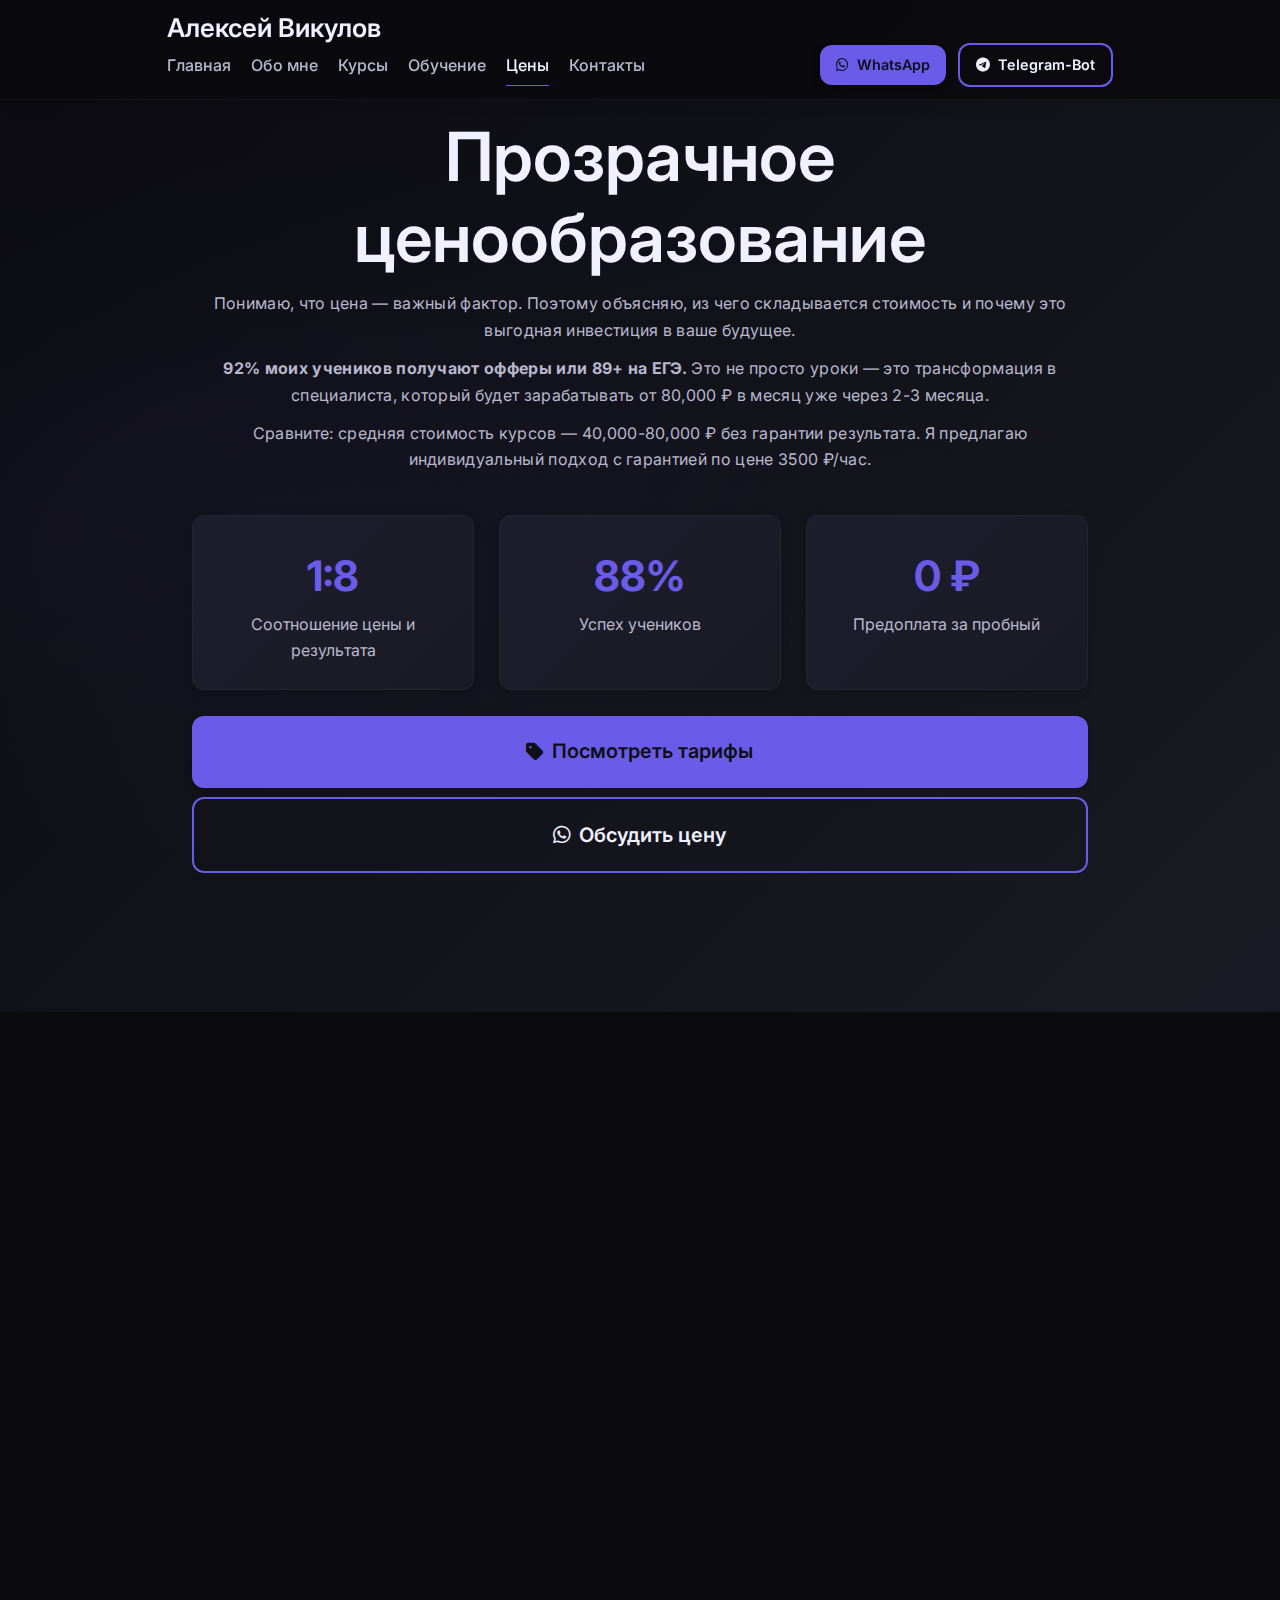
<file: prices.html>
<!DOCTYPE html>
<html lang="ru">
<head>
  <meta charset="UTF-8" />
  <meta name="viewport" content="width=device-width, initial-scale=1.0"/>
  <title>Цены и ценообразование: Python, Golang, Backend | Алексей Викулов</title>
  <meta name="description" content="Прозрачное ценообразование уроков Python, Golang, Backend и ЕГЭ. Объясняю почему мои цены выгодны и что входит в стоимость. Бесплатный пробный урок.">
  <link rel="stylesheet" href="assests/css/styles.css" />
  <link href="https://fonts.googleapis.com/icon?family=Material+Icons+Round" rel="stylesheet">
  <link href="https://fonts.googleapis.com/css2?family=Inter:wght@300;400;500;600;700&display=swap" rel="stylesheet">
  <link rel="stylesheet" href="https://cdnjs.cloudflare.com/ajax/libs/font-awesome/6.4.0/css/all.min.css">
  <link href="https://calendar.google.com/calendar/scheduling-button-script.css" rel="stylesheet">
  
  <style>
    .calendar-button-container { 
      display: inline-block; 
      margin: var(--phi-spacing-small) 0; 
    }
    #scheduling-button { 
      background: var(--accent) !important; 
      color: #0a0a0f !important; 
      border-radius: var(--border-radius) !important; 
      font-weight: 600 !important; 
      padding: var(--phi-spacing-small) var(--phi-spacing-medium) !important; 
      font-size: var(--phi-scale-1) !important; 
      border: none !important; 
      box-shadow: var(--shadow-light) !important; 
      transition: var(--transition) !important; 
      width: 100% !important; 
      display: flex !important; 
      align-items: center !important; 
      justify-content: center !important; 
      gap: var(--phi-spacing-small) !important; 
      max-width: calc(350px / var(--phi)) !important;
    }
    #scheduling-button:hover { 
      background: color-mix(in srgb, var(--accent) 90%, #5a4cd0) !important; 
      transform: translateY(var(--phi-spacing-small)) !important; 
      box-shadow: var(--shadow-medium) !important; 
      animation: lift-glow 0.3s forwards !important;
    }
    .calendar-icon { 
      font-size: var(--phi-scale-1) !important; 
    }
    @media (max-width: 768px) { 
      #scheduling-button { 
        max-width: 100% !important; 
        padding: var(--phi-spacing-small) var(--phi-spacing-small) !important; 
      } 
    }

    /* Новые стили для ценообразования */
    .pricing-explanation {
      background: var(--card-bg);
      border-radius: var(--border-radius);
      padding: var(--phi-spacing-large);
      margin: var(--phi-spacing-large) 0;
      box-shadow: var(--shadow-light);
    }

    .value-breakdown {
      display: grid;
      grid-template-columns: repeat(auto-fit, minmax(250px, 1fr));
      gap: var(--phi-spacing-medium);
      margin: var(--phi-spacing-large) 0;
    }

    .value-item {
      background: var(--card-bg-light);
      border-radius: var(--border-radius);
      padding: var(--phi-spacing-medium);
      text-align: center;
    }

    .value-icon {
      font-size: 2.5rem;
      color: var(--accent);
      margin-bottom: var(--phi-spacing-small);
    }

    .comparison-section {
      background: var(--card-bg-light);
      border-radius: var(--border-radius);
      padding: var(--phi-spacing-large);
      margin: var(--phi-spacing-large) 0;
    }

    .comparison-grid {
      display: grid;
      grid-template-columns: repeat(auto-fit, minmax(300px, 1fr));
      gap: var(--phi-spacing-medium);
      margin-top: var(--phi-spacing-medium);
    }

    .comparison-item {
      background: var(--card-bg);
      border-radius: var(--border-radius);
      padding: var(--phi-spacing-medium);
    }

    .comparison-item.good {
      border-left: 4px solid var(--success);
    }

    .comparison-item.bad {
      border-left: 4px solid var(--danger);
    }

    .roi-calculator {
      background: var(--card-bg);
      border-radius: var(--border-radius);
      padding: var(--phi-spacing-large);
      margin: var(--phi-spacing-large) 0;
      text-align: center;
    }

    .roi-numbers {
      display: grid;
      grid-template-columns: repeat(auto-fit, minmax(200px, 1fr));
      gap: var(--phi-spacing-medium);
      margin: var(--phi-spacing-medium) 0;
    }

    .roi-number {
      background: var(--card-bg-light);
      border-radius: var(--border-radius);
      padding: var(--phi-spacing-medium);
    }

    .guarantee-section {
      background: linear-gradient(135deg, var(--accent) 0%, var(--accent-light) 100%);
      border-radius: var(--border-radius);
      padding: var(--phi-spacing-large);
      margin: var(--phi-spacing-large) 0;
      color: var(--bg);
      text-align: center;
    }

    .hero-content {
      grid-template-columns: 1fr !important;
      text-align: center;
    }
  </style>
</head>
<body>
  <!-- Navigation Bar -->
  <nav class="navbar">
    <div class="container">
      <div class="navbar-brand">
        <h3>Алексей Викулов</h3>
      </div>
      <div class="navbar-toggler" id="navbarToggle">
        <i class="fas fa-bars"></i>
      </div>
      <div class="navbar-menu" id="navbarMenu">
        <ul class="navbar-links">
          <li><a href="index.html" class="nav-link">Главная</a></li>
          <li><a href="about.html" class="nav-link">Обо мне</a></li>
          <li><a href="courses.html" class="nav-link">Курсы</a></li>
          <li><a href="learning.html" class="nav-link">Обучение</a></li>
          <li><a href="prices.html" class="nav-link active">Цены</a></li>
          <li><a href="contact.html" class="nav-link">Контакты</a></li>
        </ul>
        <div class="navbar-cta">
          <a href="https://wa.me/79183455143?text=Здравствуйте!%20Хочу%20записаться%20на%20занятие." 
             class="button primary small nav-cta-btn" target="_blank">
            <i class="fab fa-whatsapp"></i> WhatsApp
          </a>
          <a href="https://t.me/avick_bot" 
             class="button secondary small nav-cta-btn" target="_blank">
            <i class="fab fa-telegram"></i> Telegram-Bot
          </a>
        </div>
      </div>
    </div>
  </nav>

  <!-- Hero Section for Prices -->
  <header class="hero fade-in-up">
    <div class="container">
      <div class="hero-content">
        <div class="hero-text">
          <h1>Прозрачное ценообразование</h1>
          <p class="subtitle">Понимаю, что цена — важный фактор. Поэтому объясняю, из чего складывается стоимость и почему это выгодная инвестиция в ваше будущее.</p>
          <div class="hero-pitch">
            <p><strong>92% моих учеников получают офферы или 89+ на ЕГЭ.</strong> Это не просто уроки — это трансформация в специалиста, который будет зарабатывать от 80,000 ₽ в месяц уже через 2-3 месяца.</p>
            <p>Сравните: средняя стоимость курсов — 40,000-80,000 ₽ без гарантии результата. Я предлагаю индивидуальный подход с гарантией по цене 3500 ₽/час.</p>
          </div>
          <div class="hero-stats fade-in-up">
            <div class="stats-grid">
              <div class="stat-item">
                <span class="stat-value">1:8</span>
                <span class="stat-label">Соотношение цены и результата</span>
              </div>
              <div class="stat-item">
                <span class="stat-value">92%</span>
                <span class="stat-label">Успех учеников</span>
              </div>
              <div class="stat-item">
                <span class="stat-value">0 ₽</span>
                <span class="stat-label">Предоплата за пробный</span>
              </div>
            </div>
          </div>
          <div class="hero-cta">
            <a href="#pricing" class="button primary large">
              <i class="fas fa-tag"></i> Посмотреть тарифы
            </a>
            <a href="https://wa.me/79183455143?text=Расскажите%20подробнее%20о%20ценообразовании!" 
               class="button secondary large" target="_blank">
              <i class="fab fa-whatsapp"></i> Обсудить цену
            </a>
            <div class="calendar-button-container">
              <div id="calendar-button-placeholder"></div>
            </div>
          </div>
        </div>
      </div>
    </div>
  </header>

  <!-- Pricing Explanation Section -->
  <section class="section fade-in-up">
    <div class="container">
      <h2>Почему такая цена — это выгодно?</h2>
      <p class="section-description">Разберём по полочкам, что входит в стоимость и почему это оптимальное соотношение цены и качества.</p>
      
      <div class="pricing-explanation">
        <h3>Что входит в стоимость часа занятий (3500 ₽):</h3>
        <div class="value-breakdown">
          <div class="value-item fade-in-up">
            <div class="value-icon">
              <i class="fas fa-user-tie"></i>
            </div>
            <h4>Экспертиза Senior-разработчика</h4>
            <p>4+ года в backend-разработке, опыт в R&D командах. Знания, которые обычно получают за годы проб и ошибок.</p>
          </div>
          <div class="value-item fade-in-up">
            <div class="value-icon">
              <i class="fas fa-bullseye"></i>
            </div>
            <h4>Индивидуальная программа</h4>
            <p>Не общие лекции, а план под ваши цели. Экономим 60% времени по сравнению со стандартными курсами.</p>
          </div>
          <div class="value-item fade-in-up">
            <div class="value-icon">
              <i class="fas fa-clock"></i>
            </div>
            <h4>Поддержка 24/7</h4>
            <p>Ответы на вопросы между занятиями, код-ревью, помощь с проектами. Фактически — персональный ментор.</p>
          </div>
          <div class="value-item fade-in-up">
            <div class="value-icon">
              <i class="fas fa-shield-alt"></i>
            </div>
            <h4>Гарантия результата</h4>
            <p>Если нет прогресса за 4 занятия — возвращаю 50%. Риск на мне, а не на вас.</p>
          </div>
        </div>
      </div>

      <div class="roi-calculator">
        <h3>Рассчитайте вашу выгоду</h3>
        <p>Сравните инвестицию в обучение с будущим доходом:</p>
        <div class="roi-numbers">
          <div class="roi-number">
            <h4>Инвестиция</h4>
            <p class="stat-value">30,000 ₽</p>
            <p>за 10 занятий</p>
          </div>
          <div class="roi-number">
            <h4>Результат</h4>
            <p class="stat-value">80,000 ₽/мес</p>
            <p>зарплата junior</p>
          </div>
          <div class="roi-number">
            <h4>Окупаемость</h4>
            <p class="stat-value">2 недели</p>
            <p>работы</p>
          </div>
        </div>
        <p><strong>Выгода:</strong> Окупаете обучение за 2 недели работы, дальше — чистый доход.</p>
      </div>
    </div>
  </section>

  <!-- Comparison Section -->
  <section class="section light-bg fade-in-up">
    <div class="container">
      <h2>Сравнение с другими вариантами</h2>
      <p class="section-description">Почему индивидуальные занятия эффективнее и выгоднее в долгосрочной перспективе.</p>
      
      <div class="comparison-section">
        <div class="comparison-grid">
          <div class="comparison-item good fade-in-up">
            <h4>Мои индивидуальные занятия</h4>
            <ul class="methodology-features">
              <li><i class="fas fa-check"></i> 30,000 ₽ за 10 занятий</li>
              <li><i class="fas fa-check"></i> Персональная программа</li>
              <li><i class="fas fa-check"></i> Поддержка 24/7</li>
              <li><i class="fas fa-check"></i> Гарантия трудоустройства</li>
              <li><i class="fas fa-check"></i> 2-3 месяца до результата</li>
            </ul>
          </div>
          <div class="comparison-item bad fade-in-up">
            <h4>Онлайн-курсы</h4>
            <ul class="methodology-features">
              <li><i class="fas fa-times"></i> 40,000-80,000 ₽</li>
              <li><i class="fas fa-times"></i> Общая программа для всех</li>
              <li><i class="fas fa-times"></i> Поддержка в чатах</li>
              <li><i class="fas fa-times"></i> Без гарантий</li>
              <li><i class="fas fa-times"></i> 6-12 месяцев обучения</li>
            </ul>
          </div>
          <div class="comparison-item bad fade-in-up">
            <h4>Другие репетиторы</h4>
            <ul class="methodology-features">
              <li><i class="fas fa-times"></i> 2,000-2,500 ₽/час</li>
              <li><i class="fas fa-times"></i> Теория без практики</li>
              <li><i class="fas fa-times"></i> Только во время занятия</li>
              <li><i class="fas fa-times"></i> Без связи с индустрией</li>
              <li><i class="fas fa-times"></i> Неизвестный результат</li>
            </ul>
          </div>
        </div>
      </div>
    </div>
  </section>

  <!-- Pricing Section -->
  <section class="section fade-in-up" id="pricing">
    <div class="container">
      <h2>Тарифы на обучение</h2>
      <p class="section-description">Выберите подходящий формат. Все тарифы включают бесплатный пробный урок и оплату после занятия.</p>
      <div class="pricing-grid">
        <div class="pricing-card">
          <div class="pricing-header">
            <h3>Групповые занятия</h3>
            <div class="price-tag">1500 ₽/час</div>
            <p>До 5 человек</p>
          </div>
          <ul class="pricing-features">
            <li class="feature-item">
              <i class="fas fa-check" style="color: var(--success);"></i>
              <span>Обмен опытом в группе</span>
            </li>
            <li class="feature-item">
              <i class="fas fa-check" style="color: var(--success);"></i>
              <span>Стандартная программа</span>
            </li>
            <li class="feature-item">
              <i class="fas fa-check" style="color: var(--success);"></i>
              <span>Доступ к материалам</span>
            </li>
            <li class="feature-item">
              <i class="fas fa-times" style="color: var(--danger);"></i>
              <span>Индивидуальный подход</span>
            </li>
            <li class="feature-item">
              <i class="fas fa-times" style="color: var(--danger);"></i>
              <span>Поддержка 24/7</span>
            </li>
          </ul>
          <a href="https://wa.me/79183455143?text=Интересуют%20групповые%20занятия!" class="button primary" target="_blank">Выбрать</a>
        </div>

        <div class="pricing-card popular">
          <div class="popular-badge">Популярный</div>
          <div class="pricing-header">
            <h3>Индивидуальные занятия</h3>
            <div class="price-tag">3500 ₽/час</div>
            <p>1 на 1</p>
          </div>
          <ul class="pricing-features">
            <li class="feature-item">
              <i class="fas fa-check" style="color: var(--success);"></i>
              <span>Полная персонализация</span>
            </li>
            <li class="feature-item">
              <i class="fas fa-check" style="color: var(--success);"></i>
              <span>Гибкое расписание</span>
            </li>
            <li class="feature-item">
              <i class="fas fa-check" style="color: var(--success);"></i>
              <span>Доп. материалы и поддержка</span>
            </li>
            <li class="feature-item">
              <i class="fas fa-check" style="color: var(--success);"></i>
              <span>Гарантия прогресса</span>
            </li>
            <li class="feature-item">
              <i class="fas fa-check" style="color: var(--success);"></i>
              <span>Поддержка 24/7</span>
            </li>
          </ul>
          <a href="https://wa.me/79183455143?text=Хочу%20индивидуальные%20занятия!" class="button primary" target="_blank">Выбрать</a>
        </div>

        <div class="pricing-card">
          <div class="pricing-header">
            <h3>Пакет 10 занятий</h3>
            <div class="price-tag">30 000 ₽</div>
            <p>Экономия 5000 ₽</p>
          </div>
          <ul class="pricing-features">
            <li class="feature-item">
              <i class="fas fa-check" style="color: var(--success);"></i>
              <span>Все плюсы индивидуальных</span>
            </li>
            <li class="feature-item">
              <i class="fas fa-check" style="color: var(--success);"></i>
              <span>Фиксированная цена</span>
            </li>
            <li class="feature-item">
              <i class="fas fa-check" style="color: var(--success);"></i>
              <span>Приоритет в расписании</span>
            </li>
            <li class="feature-item">
              <i class="fas fa-check" style="color: var(--success);"></i>
              <span>+1 бонусное занятие</span>
            </li>
            <li class="feature-item">
              <i class="fas fa-check" style="color: var(--success);"></i>
              <span>Доступ к закрытым материалам</span>
            </li>
          </ul>
          <a href="https://wa.me/79183455143?text=Интересует%20пакет%2010%20занятий!" class="button primary" target="_blank">Выбрать</a>
        </div>
      </div>
    </div>
  </section>

  <!-- FAQ Section -->
  <section class="section light-bg fade-in-up">
    <div class="container">
      <h2>Частые вопросы о ценах</h2>
      <p class="section-description">Отвечаю на самые популярные вопросы о стоимости и оплате.</p>
      
      <div class="faq-container">
        <div class="faq-item fade-in-up">
          <div class="faq-question">
            <h4>Почему индивидуальные занятия дороже групповых?</h4>
            <i class="fas fa-chevron-down"></i>
          </div>
          <div class="faq-answer">
            <p>Индивидуальные занятия включают полную персонализацию программы, поддержку 24/7, адаптацию под ваш темп и гарантию результата. Это как персональный тренер против групповых занятий в фитнес-зале — эффективность в 3-5 раз выше.</p>
          </div>
        </div>
        
        <div class="faq-item fade-in-up">
          <div class="faq-question">
            <h4>Можно ли оплатить частями?</h4>
            <i class="fas fa-chevron-down"></i>
          </div>
          <div class="faq-answer">
            <p>Да, для пакета из 10 занятий возможна оплата в 2 части: 50% в начале и 50% после 5-го занятия. Для разовых занятий оплата происходит после каждого урока.</p>
          </div>
        </div>
        
        <div class="faq-item fade-in-up">
          <div class="faq-question">
            <h4>Есть ли скидки?</h4>
            <i class="fas fa-chevron-down"></i>
          </div>
          <div class="faq-answer">
            <p>Да, при покупке пакета из 10 занятий вы получаете скидку 15% + бонусное занятие. Также действуют скидки для студентов и при одновременной записи на 2 курса.</p>
          </div>
        </div>
        
        <div class="faq-item fade-in-up">
          <div class="faq-question">
            <h4>Что входит в "поддержку 24/7"?</h4>
            <i class="fas fa-chevron-down"></i>
          </div>
          <div class="faq-answer">
            <p>Это ответы на вопросы в Telegram/WhatsApp между занятиями, помощь с домашними заданиями, код-ревью ваших проектов, консультации по трудоустройству. Фактически, я становлюсь вашим персональным ментором на всё время обучения.</p>
          </div>
        </div>
      </div>
    </div>
  </section>

  <!-- Финальный CTA -->
  <section class="section cta-section fade-in-up">
    <div class="container">
      <h2>Готовы начать с бесплатного пробного?</h2>
      <p>Убедитесь в эффективности метода лично. Никаких обязательств, только практика и результат.</p>
      <div class="cta-buttons">
        <a href="https://wa.me/79183455143?text=Хочу%20бесплатный%20пробный%20урок!" 
           class="button primary large" target="_blank">
          <i class="fab fa-whatsapp"></i> Бесплатный пробный
        </a>
        <a href="https://t.me/AVick23" 
           class="button secondary large" target="_blank">
          <i class="fab fa-telegram"></i> Обсудить в Telegram
        </a>
        <div class="calendar-button-container">
          <div id="calendar-button-cta"></div>
        </div>
      </div>
      <p class="small-note pulse">Осталось <span id="slots-left">2</span> места на пробные уроки на этой неделе</p>
    </div>
  </section>

  <!-- Footer -->
  <footer class="footer fade-in-up">
    <div class="container">
      <div class="footer-content">
        <div class="footer-logo">
          <h3>Алексей Викулов</h3>
          <p>Backend-репетитор: Python, Golang, ЕГЭ</p>
        </div>
        <div class="footer-links">
          <h4>Разделы</h4>
          <ul>
            <li><a href="about.html">Обо мне</a></li>
            <li><a href="courses.html">Курсы</a></li>
            <li><a href="learning.html">Обучение</a></li>
            <li><a href="prices.html">Цены</a></li>
          </ul>
        </div>
        <div class="footer-contact">
          <h4>Контакты</h4>
          <p>+7 918 345-51-43</p>
          <p>vikulov2811@gmail.com</p>
          <div class="social-icons">
            <a href="https://t.me/AVick23" target="_blank"><i class="fab fa-telegram"></i></a>
            <a href="https://wa.me/79183455143" target="_blank"><i class="fab fa-whatsapp"></i></a>
            <a href="mailto:vikulov2811@gmail.com"><i class="fas fa-envelope"></i></a>
          </div>
        </div>
      </div>
      <div class="footer-bottom">
        <p>© 2023-2025 Алексей Викулов. Все права защищены.</p>
      </div>
    </div>
  </footer>

  <!-- Mobile CTA -->
  <div class="mobile-cta">
    <div class="calendar-button-container">
      <div id="calendar-button-mobile"></div>
    </div>
  </div>

  <!-- Scripts -->
  <script src="https://calendar.google.com/calendar/scheduling-button-script.js" async></script>
  
  <script>
  document.addEventListener("DOMContentLoaded", function() {
    // Mobile Calendar Redirect
    function isMobileDevice() {
      return /Android|webOS|iPhone|iPad|iPod|BlackBerry|IEMobile|Opera Mini/i.test(navigator.userAgent) || 
             window.innerWidth <= 768;
    }

    function confirmMobileCalendarRedirect() {
      const userConfirmed = confirm("Вы будете перенаправлены в Google Calendar для записи. Продолжить?");
      if (userConfirmed) {
        window.location.href = "https://calendar.app.google/ThpteAc5uqhxqnUA9";
      }
    }

    function initCalendarButtons() {
      const isMobile = isMobileDevice();
      
      if (isMobile) {
        const calendarPlaceholders = [
          'calendar-button-placeholder',
          'calendar-button-cta',
          'calendar-button-mobile'
        ];
        
        calendarPlaceholders.forEach(id => {
          const placeholder = document.getElementById(id);
          if (placeholder) {
            placeholder.innerHTML = '';
            const mobileButton = document.createElement('button');
            mobileButton.className = 'button primary mobile-calendar-btn';
            mobileButton.innerHTML = '<i class="fas fa-calendar-alt"></i> Записаться в Google Calendar';
            mobileButton.style.width = '100%';
            mobileButton.addEventListener('click', confirmMobileCalendarRedirect);
            placeholder.appendChild(mobileButton);
          }
        });
      } else {
        if (typeof calendar !== 'undefined' && calendar.schedulingButton) {
          const config = {
            url: 'https://calendar.google.com/calendar/appointments/schedules/AcZssZ3rcXNj-UEGWzDr6XeT4OdI4rDt6yHziAQlUCppL6nriQVz9tulfhokyt-8IXC48YrJcjO0_oqF?gv=true',
            color: '#6a5ce8',
            label: 'Записаться через Google Calendar'
          };
          
          ['calendar-button-placeholder', 'calendar-button-cta', 'calendar-button-mobile'].forEach(id => {
            const element = document.getElementById(id);
            if (element) {
              calendar.schedulingButton.load({
                ...config,
                target: element
              });
            }
          });
        } else {
          setTimeout(initCalendarButtons, 300);
        }
      }
    }

    initCalendarButtons();
    
    // Navbar Toggle
    const navbarToggle = document.getElementById('navbarToggle');
    const navbarMenu = document.getElementById('navbarMenu');
    if (navbarToggle && navbarMenu) {
      navbarToggle.addEventListener('click', () => {
        navbarMenu.classList.toggle('active');
        const icon = navbarToggle.querySelector('i');
        icon.classList.toggle('fa-bars');
        icon.classList.toggle('fa-times');
      });
    }

    // FAQ Accordion
    document.querySelectorAll('.faq-question').forEach(question => {
      question.addEventListener('click', () => {
        const answer = question.nextElementSibling;
        const icon = question.querySelector('i');
        
        // Toggle current answer
        if (answer.style.maxHeight) {
          answer.style.maxHeight = null;
          icon.classList.remove('fa-chevron-up');
          icon.classList.add('fa-chevron-down');
        } else {
          answer.style.maxHeight = answer.scrollHeight + "px";
          icon.classList.remove('fa-chevron-down');
          icon.classList.add('fa-chevron-up');
        }
      });
    });

    // Close mobile menu on link click
    document.querySelectorAll('.nav-link').forEach(link => {
      link.addEventListener('click', () => {
        if (window.innerWidth <= 768) {
          navbarMenu.classList.remove('active');
          const icon = navbarToggle.querySelector('i');
          icon.classList.add('fa-bars');
          icon.classList.remove('fa-times');
        }
      });
    });

    // Smooth scrolling and active nav
    document.querySelectorAll('.nav-link').forEach(anchor => {
      anchor.addEventListener('click', function(e) {
        const targetId = this.getAttribute('href');
        if (!targetId || targetId === '#') return;
        if (targetId.startsWith('http')) {
          window.open(targetId, '_blank');
          return;
        }
        const targetElement = document.querySelector(targetId);
        if (targetElement) {
          e.preventDefault();
          window.scrollTo({
            top: targetElement.offsetTop - parseFloat(getComputedStyle(document.documentElement).getPropertyValue('--navbar-height')) - 20,
            behavior: 'smooth'
          });
        }
      });
    });

    // Set active nav on load
    const currentPath = window.location.pathname.split('/').pop() || 'index.html';
    document.querySelectorAll('.nav-link').forEach(link => {
      if (link.getAttribute('href') === currentPath) {
        link.classList.add('active');
      }
    });

    // Sticky navbar
    const navbar = document.querySelector('.navbar');
    window.addEventListener('scroll', () => {
      if (window.scrollY > parseFloat(getComputedStyle(document.documentElement).getPropertyValue('--space-8'))) {
        navbar.classList.add('scrolled');
      } else {
        navbar.classList.remove('scrolled');
      }
    });

    // Urgency: Счётчик слотов
    function updateSlots() {
      const slots = document.getElementById('slots-left');
      if (slots) {
        let count = 2;
        slots.textContent = count;
        if (count <= 0) slots.textContent = '0 — запишись срочно!';
      }
    }
    updateSlots();

    // Animate stats
    const statsObserver = new IntersectionObserver((entries) => {
      entries.forEach(entry => {
        if (entry.isIntersecting) {
          animateStats();
          statsObserver.unobserve(entry.target);
        }
      });
    }, { threshold: 0.1 });
    const statsSection = document.querySelector('.hero-stats');
    if (statsSection) {
      statsObserver.observe(statsSection);
    }

    function animateStats() {
      document.querySelectorAll('.stat-value').forEach(stat => {
        const targetValue = stat.textContent;
        let currentValue = 0;
        const isPercentage = targetValue.includes('%');
        const targetNum = parseInt(targetValue.replace(/[^\d]/g, ''));
        const incrementValue = isPercentage ? targetNum / 50 : targetNum / 30;
        const updateStat = () => {
          currentValue += incrementValue;
          if (currentValue < targetNum) {
            stat.textContent = Math.round(currentValue) + (isPercentage ? '%' : '');
            requestAnimationFrame(updateStat);
          } else {
            stat.textContent = targetValue;
          }
        };
        updateStat();
      });
    }

    // Intersection Observer for animations
    const observerOptions = {
      root: null,
      rootMargin: '0px',
      threshold: 0.1
    };
    const observer = new IntersectionObserver((entries) => {
      entries.forEach(entry => {
        if (entry.isIntersecting) {
          entry.target.classList.add("animated");
          observer.unobserve(entry.target);
        }
      });
    }, observerOptions);
    document.querySelectorAll('.fade-in-up, .pricing-card, .value-item, .comparison-item, .faq-item').forEach(element => {
      observer.observe(element);
    });
  });
  </script>
</body>
</html>
</file>
<file: assests/css/styles.css>
/* ===== Сброс и базовые настройки ===== */
* {
  margin: 0;
  padding: 0;
  box-sizing: border-box;
}
:root {
  /* Тёмная, мягкая палитра в стиле Apple: глубина через subtle градиенты */
  --bg: #0a0a0f;                /* Основной фон: почти чёрный, но с лёгким синим подтоном */
  --bg-secondary: #0f0f1a;       /* Вторичный фон для секций */
  --card-bg: #1a1a24;            /* Карточки: мягкий серо-синий */
  --card-bg-light: #222236;      /* Светлый вариант для заголовков */
  --text: #f0f0ff;               /* Основной текст: мягкий белый */
  --text-muted: #b8b8cc;         /* Второстепенный: приглушённый */
  --accent: #6a5ce8;             /* Акцент: фиолетовый, как в Apple (iOS accents) */
  --accent-light: #8a8cff;       /* Светлый акцент */
  --success: #7bd9a5;            /* Зелёный для успеха */
  --warning: #ffb366;            /* Оранжевый для предупреждений */
  --danger: #ff6b6b;             /* Красный для ошибок */
  /* Золотое сечение (φ ≈ 1.618) и Фибоначчи для гармоничных пропорций */
  --phi: 1.618;
  --base-size: 1rem;             /* База: 16px */
  --phi-scale-1: var(--base-size);                    /* 1rem */
  --phi-scale-2: calc(var(--base-size) * var(--phi)); /* ~1.618rem */
  --phi-scale-3: calc(var(--phi-scale-2) * var(--phi)); /* ~2.618rem */
  --phi-scale-4: calc(var(--phi-scale-3) * var(--phi)); /* ~4.236rem */
  --phi-scale-5: calc(var(--phi-scale-4) * var(--phi)); /* ~6.854rem */
  --phi-spacing-small: calc(var(--phi-scale-1) * 0.618); /* ~0.618rem */
  --phi-spacing-medium: var(--phi-scale-2); /* ~1.618rem */
  --phi-spacing-large: var(--phi-scale-3); /* ~2.618rem */
  /* Фибоначчи-inspired spacing: 1, 1, 2, 3, 5, 8... в rem (приближённо для ритма) */
  --space-1: 0.25rem;            /* ~4px: микро */
  --space-2: 0.5rem;             /* ~8px: малый */
  --space-3: 0.75rem;            /* ~12px: базовый */
  --space-5: 1.25rem;            /* ~20px: средний */
  --space-8: 2rem;               /* ~32px: большой */
  --space-13: 3.25rem;           /* ~52px: крупный */
  --space-21: 5.25rem;           /* ~84px: секционный */
  /* Радиус: мягкий, как в Apple (iOS-style) */
  --border-radius: 12px;         /* Базовый: ~3/4 Фибоначчи от 16px */
  --border-radius-large: calc(var(--border-radius) * var(--phi));
  /* Переходы: плавные, как в Apple (ease-out для естественности) */
  --transition: all 0.4s cubic-bezier(0.25, 0.46, 0.45, 0.94);
  /* Тени: subtle, как в Apple (больше blur, меньше opacity для глубины без агрессии) */
  --shadow-light: 0 4px 12px rgba(0, 0, 0, 0.08), 0 2px 4px rgba(0, 0, 0, 0.04);
  --shadow-medium: 0 8px 24px rgba(0, 0, 0, 0.12), 0 4px 8px rgba(0, 0, 0, 0.06);
  --shadow-strong: 0 16px 48px rgba(0, 0, 0, 0.16), 0 8px 16px rgba(0, 0, 0, 0.08);
  /* Navbar высота: по Фибоначчи */
  --navbar-height: var(--space-8); /* 2rem = 32px, комфортно */
  /* Дополнительные цвета для естественности */
  --warm-accent: #ff9a66;        /* Тёплый акцент для деталей */
  --cool-accent: #66d9ff;        /* Холодный акцент для контраста */
  --subtle-gradient: linear-gradient(135deg, var(--card-bg) 0%, rgba(26, 26, 36, 0.8) 100%);
}
body {
  font-family: 'Inter', -apple-system, BlinkMacSystemFont, sans-serif; /* Apple fallback */
  background-color: var(--bg);
  color: var(--text);
  line-height: 1.65; /* Мягкий, близкий к φ (1.618) */
  overflow-x: hidden;
  scroll-behavior: smooth;
  -webkit-font-smoothing: antialiased; /* Apple crisp text */
  -moz-osx-font-smoothing: grayscale;
}
.container {
  width: 90%;
  max-width: calc(1200px * var(--phi) / 2); /* ~934px, золотая пропорция от 1200 */
  margin: 0 auto;
  padding: 0 var(--space-3);
}

/* ===== Навигационная панель: Минималистичная, как в Apple menu bar ===== */
.navbar {
  position: fixed;
  top: 0;
  left: 0;
  width: 100%;
  padding: var(--space-3) 0;
  background: rgba(10, 10, 15, 0.96); /* Мягкий blur */
  backdrop-filter: blur(20px); /* Apple-style glassmorphism */
  -webkit-backdrop-filter: blur(20px);
  z-index: 1000;
  border-bottom: 1px solid rgba(255, 255, 255, 0.05); /* Subtle divider */
  transition: var(--transition);
  box-shadow: var(--shadow-light);
}
.navbar.scrolled {
  padding: var(--space-2) 0;
  box-shadow: var(--shadow-medium);
  background: rgba(10, 10, 15, 0.98);
}
.navbar-brand h3 {
  color: var(--text);
  margin: 0;
  font-weight: 600; /* Apple: 600 вместо 700 для мягкости */
  font-size: var(--phi-scale-2); /* ~1.618rem */
}
.navbar-toggler {
  display: none;
  cursor: pointer;
  font-size: var(--phi-scale-2);
  color: var(--text-muted);
  transition: var(--transition);
}
.navbar-toggler:hover {
  color: var(--text);
  transform: rotate(90deg); /* Добавлена анимация поворота для стиля */
}
.navbar-menu {
  display: flex;
  justify-content: space-between;
  align-items: center;
}
.navbar-links {
  display: flex;
  list-style: none;
  gap: var(--space-5); /* Фибоначчи spacing */
  margin: 0;
  padding: 0;
}
.navbar-links li a {
  font-weight: 500;
  position: relative;
  padding: var(--space-2) 0;
  color: var(--text-muted);
  transition: var(--transition);
  font-size: var(--base-size);
  display: flex;
  align-items: center;
  gap: 0.5rem;
}
.navbar-links li a:hover,
.navbar-links li a.active {
  color: var(--text);
  animation: glow 0.5s ease-in-out; /* Добавлена анимация свечения */
}
@keyframes glow {
  0% { text-shadow: 0 0 2px var(--accent-light); }
  50% { text-shadow: 0 0 8px var(--accent-light); }
  100% { text-shadow: 0 0 2px var(--accent-light); }
}
.navbar-links li a::after {
  content: '';
  position: absolute;
  bottom: 0;
  left: 0;
  width: 0;
  height: 1px;
  background: var(--accent);
  transition: width 0.3s ease;
}
.navbar-links li a:hover::after,
.navbar-links li a.active::after {
  width: 100%;
}
.navbar-cta {
  display: flex;
  gap: var(--space-3);
  align-items: center;
}
.nav-cta-btn {
  padding: var(--space-2) var(--space-3);
  font-size: var(--base-size);
}

/* ===== Общие стили: Гармоничная типографика по φ ===== */
h1, h2, h3, h4, h5, h6 {
  font-weight: 600; /* Apple: легче для читаемости */
  line-height: 1.2;
  margin-bottom: var(--space-3);
  color: var(--text);
}
h1 { font-size: var(--phi-scale-4); } /* ~4.236rem */
h2 {
  font-size: var(--phi-scale-3); /* ~2.618rem */
  margin-top: var(--space-8);
}
h3 { font-size: var(--phi-scale-2); } /* ~1.618rem */
h4 { font-size: calc(var(--phi-scale-2) / var(--phi)); } /* ~1rem */
h5 { font-size: var(--base-size); }
h6 { font-size: calc(var(--base-size) / var(--phi)); } /* ~0.618rem */
p {
  margin-bottom: var(--space-3);
  color: var(--text-muted);
  font-size: var(--base-size);
  letter-spacing: 0.02em;
}
a {
  text-decoration: none;
  color: inherit;
  transition: var(--transition);
}
a:hover {
  color: var(--accent);
}
.link {
  color: var(--accent) !important;
  text-decoration: underline;
  text-decoration-thickness: 1px;
  text-underline-offset: var(--space-1);
}
.section {
  padding: var(--space-13) 0; /* Фибоначчи */
  padding-top: calc(var(--space-13) + var(--navbar-height));
  position: relative;
  overflow: hidden;
}
.section::before {
  content: '';
  position: absolute;
  top: 0;
  left: 0;
  right: 0;
  bottom: 0;
  background: radial-gradient(ellipse at 50% 50%, rgba(106, 92, 232, 0.02) 0%, transparent 70%);
  pointer-events: none;
}
.section-description {
  font-size: var(--phi-scale-1);
  max-width: calc(700px / var(--phi)); /* ~432px, φ-сжатие */
  margin: var(--space-2) auto var(--space-8);
  color: var(--text-muted);
  text-align: center;
}
.light-bg {
  background: linear-gradient(to bottom, var(--bg-secondary) 0%, var(--card-bg) 100%); /* Subtle Apple gradient */
}

/* ===== Анимации: Плавные, как в macOS + дополнительные эффекты ===== */
.fade-in-up {
  opacity: 0;
  transform: translateY(var(--space-5));
  transition: opacity 0.6s ease-out, transform 0.6s ease-out;
}
.animated {
  opacity: 1;
  transform: translateY(0);
}
.course-card,
.testimonial-card,
.portfolio-item,
.faq-item,
.pricing-card {
  opacity: 0;
  transform: translateY(var(--space-3)) scale(0.98);
  transition: opacity 0.6s ease-out, transform 0.6s ease-out;
}
.animated {
  opacity: 1;
  transform: translateY(0) scale(1);
}
/* Новая анимация для hover: subtle lift + glow */
@keyframes lift-glow {
  0% { transform: translateY(0); box-shadow: var(--shadow-light); }
  100% { transform: translateY(-3px); box-shadow: 0 4px 12px rgba(106, 92, 232, 0.15); }
}

/* ===== Hero Section: Airy, content-focused как Apple hero ===== */
.hero {
  padding: calc(var(--phi-spacing-large) * 2) 0;
  padding-top: calc(calc(var(--phi-spacing-large) * 2) + var(--navbar-height));
  text-align: center;
  background: linear-gradient(135deg, var(--bg) 0%, var(--card-bg) 100%);
  min-height: calc(100vh - var(--navbar-height));
  display: flex;
  align-items: center;
  position: relative;
  overflow: hidden;
}
.hero::before {
  content: '';
  position: absolute;
  top: 0;
  left: 0;
  right: 0;
  bottom: 0;
  background: radial-gradient(ellipse at 20% 50%, rgba(106, 92, 232, 0.05) 0%, transparent 50%);
  pointer-events: none;
}
.hero-content {
  display: grid;
  grid-template-columns: 1fr 1fr;
  gap: var(--phi-spacing-large);
  align-items: center;
  position: relative;
  z-index: 1;
  max-width: 1200px;
  margin: 0 auto;
  padding: 0 var(--phi-spacing-medium);
}
.hero-image {
  max-width: 600px;
  margin: 0 auto;
  position: relative;
  filter: drop-shadow(0 8px 16px rgba(0, 0, 0, 0.2));
  transition: transform 0.3s ease;
}
.hero-image:hover {
  transform: scale(1.02);
}
.profile-card {
  background: var(--card-bg);
  border-radius: var(--border-radius-large);
  overflow: hidden;
  box-shadow: var(--shadow-strong);
  transition: var(--transition);
  position: relative;
  overflow: hidden;
}
.profile-card::before {
  content: '';
  position: absolute;
  top: 0;
  left: 0;
  right: 0;
  bottom: 0;
  background: linear-gradient(135deg, rgba(106, 92, 232, 0.1) 0%, transparent 100%);
  z-index: 1;
}
.profile-card:hover {
  transform: scale(1.02);
  animation: lift-glow 0.3s forwards;
}
.avatar-large {
  width: 100%;
  height: auto;
  object-fit: cover;
  display: block;
  border-radius: var(--border-radius);
  z-index: 2;
  position: relative;
}
.profile-info {
  padding: var(--phi-spacing-medium);
  text-align: center;
  z-index: 2;
  position: relative;
}
.hero-cta {
  display: flex;
  flex-direction: column;
  gap: var(--phi-spacing-small);
  margin: var(--phi-spacing-medium) 0;
}
.social-links {
  display: flex;
  justify-content: center;
  gap: var(--phi-spacing-medium);
  margin-top: var(--phi-spacing-medium);
  font-size: var(--phi-scale-2);
}
.social-links a {
  color: var(--text-muted);
  transition: var(--transition);
  display: flex;
  align-items: center;
  justify-content: center;
  width: 40px;
  height: 40px;
  border-radius: 50%;
  background: var(--card-bg);
  transition: all 0.3s ease;
}
.social-links a:hover {
  color: var(--accent);
  transform: scale(1.1) rotate(5deg); /* Добавлена лёгкая анимация поворота */
  box-shadow: var(--shadow-medium);
}
.hero-stats {
  margin-top: var(--phi-spacing-large);
}
.stats-grid {
  display: grid;
  grid-template-columns: repeat(auto-fit, minmax(200px, 1fr));
  gap: var(--phi-spacing-medium);
}
.stat-item {
  background: var(--card-bg);
  border-radius: var(--border-radius);
  padding: var(--phi-spacing-medium);
  box-shadow: var(--shadow-light);
  transition: var(--transition);
  text-align: center;
  position: relative;
  overflow: hidden;
  border: 1px solid rgba(255, 255, 255, 0.05);
}
.stat-item::before {
  content: '';
  position: absolute;
  top: 0;
  left: 0;
  right: 0;
  bottom: 0;
  background: linear-gradient(135deg, rgba(106, 92, 232, 0.05) 0%, transparent 100%);
  z-index: 1;
}
.stat-item:hover {
  animation: lift-glow 0.3s forwards;
  transform: translateY(-3px);
}
.stat-value {
  font-size: var(--phi-scale-3);
  font-weight: 700;
  color: var(--accent);
  display: block;
  z-index: 2;
  position: relative;
}
.stat-label {
  font-size: var(--phi-scale-1);
  color: var(--text-muted);
  z-index: 2;
  position: relative;
}

/* ===== About Section: Балансированный layout по φ ===== */
.about-content {
  display: grid;
  grid-template-columns: 1fr 1fr;
  gap: var(--phi-spacing-large);
  align-items: center;
}
.about-text p {
  margin-bottom: var(--phi-spacing-medium);
  font-size: var(--phi-scale-1);
  line-height: 1.7;
}
.skills-grid {
  display: grid;
  grid-template-columns: repeat(auto-fit, minmax(200px, 1fr));
  gap: var(--phi-spacing-medium);
  margin-top: var(--phi-spacing-large);
}
.skill-item {
  background: var(--card-bg);
  padding: var(--phi-spacing-medium);
  border-radius: var(--border-radius);
  display: flex;
  align-items: center;
  gap: var(--phi-spacing-small);
  transition: var(--transition);
  box-shadow: var(--shadow-light);
  position: relative;
  overflow: hidden;
  border: 1px solid rgba(255, 255, 255, 0.05);
}
.skill-item::before {
  content: '';
  position: absolute;
  top: 0;
  left: 0;
  right: 0;
  bottom: 0;
  background: linear-gradient(135deg, rgba(106, 92, 232, 0.05) 0%, transparent 100%);
  z-index: 1;
}
.skill-item:hover {
  transform: translateY(-2px);
  box-shadow: var(--shadow-strong);
  z-index: 2;
}
.skill-item i {
  color: var(--accent);
  font-size: var(--phi-scale-2);
  z-index: 2;
  position: relative;
}
.about-image {
  position: relative;
}
.timeline {
  position: relative;
  max-width: 800px;
  margin: 0 auto;
  padding-left: calc(var(--phi-scale-2) * 2);
}
.timeline::before {
  content: '';
  position: absolute;
  left: calc(var(--phi-scale-1) * 2);
  top: 0;
  width: 2px;
  height: 100%;
  background: linear-gradient(to bottom, var(--accent), transparent);
  opacity: 0.3;
}
.timeline-item {
  position: relative;
  margin-bottom: var(--phi-spacing-large);
  padding: var(--phi-spacing-medium);
  background: var(--card-bg);
  border-radius: var(--border-radius);
  box-shadow: var(--shadow-light);
  transition: var(--transition);
  position: relative;
  overflow: hidden;
  border: 1px solid rgba(255, 255, 255, 0.05);
}
.timeline-item::before {
  content: '';
  position: absolute;
  top: 0;
  left: 0;
  right: 0;
  bottom: 0;
  background: linear-gradient(135deg, rgba(106, 92, 232, 0.05) 0%, transparent 100%);
  z-index: 1;
}
.timeline-item:hover {
  transform: translateX(5px);
  box-shadow: var(--shadow-strong);
  animation: glow 0.5s ease-in-out;
  z-index: 2;
}
.timeline-dot {
  position: absolute;
  left: calc(var(--phi-scale-1) * 0.5);
  top: var(--phi-spacing-small);
  width: 12px;
  height: 12px;
  border-radius: 50%;
  background: var(--accent);
  border: 3px solid var(--bg);
  animation: pulse-dot 1.5s infinite; /* Добавлена пульсация для акцента */
  z-index: 2;
}
@keyframes pulse-dot {
  0%, 100% { transform: scale(1); }
  50% { transform: scale(1.2); }
}
.timeline-year {
  font-size: var(--phi-scale-2);
  font-weight: 600;
  color: var(--accent);
  margin-bottom: var(--phi-spacing-small);
}
.timeline-title {
  font-size: var(--phi-scale-2);
  font-weight: 600;
  color: var(--text);
  margin-bottom: var(--phi-spacing-small);
}
.timeline-desc {
  color: var(--text-muted);
  line-height: 1.6;
}

/* ===== Courses Section: Карточки в φ-ритме ===== */
.courses-grid {
  display: grid;
  grid-template-columns: repeat(auto-fit, minmax(280px, 1fr));
  gap: var(--phi-spacing-medium);
  margin-top: var(--phi-spacing-large);
}
.course-card {
  background: var(--card-bg);
  border-radius: var(--border-radius);
  overflow: hidden;
  box-shadow: var(--shadow-light);
  transition: var(--transition);
  display: flex;
  flex-direction: column;
  height: 100%;
  position: relative;
  overflow: hidden;
  border: 1px solid rgba(255, 255, 255, 0.05);
}
.course-card::before {
  content: '';
  position: absolute;
  top: 0;
  left: 0;
  right: 0;
  bottom: 0;
  background: linear-gradient(135deg, rgba(106, 92, 232, 0.05) 0%, transparent 100%);
  z-index: 1;
}
.course-card:hover {
  transform: translateY(-5px);
  box-shadow: var(--shadow-strong);
  animation: glow 0.5s ease-in-out;
  z-index: 2;
}
.course-icon {
  height: 120px;
  display: flex;
  align-items: center;
  justify-content: center;
  font-size: 3rem;
  color: var(--accent);
  background: var(--card-bg-light);
  transition: var(--transition);
  z-index: 2;
  position: relative;
}
.course-card:hover .course-icon {
  background: color-mix(in srgb, var(--card-bg-light) 90%, var(--accent-light) 10%);
}
.course-meta {
  display: flex;
  justify-content: space-between;
  font-size: 0.85rem;
  margin-top: 1rem;
  color: var(--text-muted);
}
.course-meta span {
  display: flex;
  align-items: center;
  gap: 0.3rem;
}

/* ===== Pricing Section: Популярный план выделен subtly ===== */
.pricing-grid {
  display: grid;
  grid-template-columns: repeat(auto-fit, minmax(350px, 1fr));
  gap: var(--phi-spacing-large);
  margin-top: var(--phi-spacing-large);
  justify-content: center;
}
.pricing-card {
  background: var(--card-bg);
  border-radius: var(--border-radius);
  overflow: hidden;
  box-shadow: var(--shadow-light);
  transition: var(--transition);
  position: relative;
  text-align: center;
  border: 1px solid rgba(255, 255, 255, 0.05);
  position: relative;
  overflow: hidden;
}
.pricing-card::before {
  content: '';
  position: absolute;
  top: 0;
  left: 0;
  right: 0;
  bottom: 0;
  background: linear-gradient(135deg, rgba(106, 92, 232, 0.05) 0%, transparent 100%);
  z-index: 1;
}
.pricing-card:hover {
  transform: translateY(-5px);
  box-shadow: var(--shadow-strong);
  z-index: 2;
}
.pricing-card.popular {
  border: 2px solid var(--accent);
  box-shadow: var(--shadow-medium);
}
.popular-badge {
  position: absolute;
  top: 15px;
  right: -30px;
  background: var(--accent);
  color: white;
  padding: 0.3rem 2rem;
  transform: rotate(45deg);
  font-weight: 600;
  font-size: 0.9rem;
  z-index: 3;
}
.pricing-header {
  padding: 1.5rem;
  background: var(--card-bg-light);
  position: relative;
  overflow: hidden;
}
.pricing-header::before {
  content: '';
  position: absolute;
  top: 0;
  left: 0;
  right: 0;
  bottom: 0;
  background: linear-gradient(135deg, rgba(106, 92, 232, 0.1) 0%, transparent 100%);
  z-index: 1;
}
.price-tag {
  font-size: 2.5rem;
  font-weight: 700;
  color: var(--accent);
  margin-top: 0.5rem;
}
.pricing-features {
  padding: 1.5rem;
  text-align: left;
  position: relative;
  z-index: 2;
}
.feature-item {
  display: flex;
  align-items: flex-start;
  gap: 0.7rem;
  margin-bottom: 1rem;
  position: relative;
  padding-left: 1.5rem;
}
.feature-item::before {
  content: '✓';
  position: absolute;
  left: 0;
  top: 0;
  color: var(--success);
  font-weight: bold;
}
.pricing-note {
  background: var(--card-bg);
  border-radius: var(--border-radius);
  padding: 1.5rem;
  margin-top: 2rem;
  display: flex;
  align-items: flex-start;
  gap: 0.8rem;
  color: var(--text-muted);
  position: relative;
  overflow: hidden;
  border: 1px solid rgba(255, 255, 255, 0.05);
}
.pricing-note::before {
  content: '';
  position: absolute;
  top: 0;
  left: 0;
  right: 0;
  bottom: 0;
  background: linear-gradient(135deg, rgba(106, 92, 232, 0.05) 0%, transparent 100%);
  z-index: 1;
}
.pricing-note i {
  color: var(--accent);
  font-size: 1.3rem;
  margin-top: 0.2rem;
  z-index: 2;
  position: relative;
}

/* ===== Methodology Section: Шаги в последовательности Фибоначчи ===== */
.methodology-content {
  display: grid;
  grid-template-columns: 1fr 1fr;
  gap: var(--phi-spacing-large);
  align-items: center;
}
.methodology-features {
  margin-top: 2rem;
}
.process-steps {
  position: relative;
}
.step-item {
  display: flex;
  align-items: flex-start;
  margin-bottom: 2rem;
}
.step-number {
  display: flex;
  align-items: center;
  justify-content: center;
  width: 40px;
  height: 40px;
  background: var(--accent);
  color: white;
  border-radius: 50%;
  font-weight: 700;
  font-size: 1.2rem;
  margin-right: 1.5rem;
  flex-shrink: 0;
}
.step-content {
  padding: 1rem;
  border-radius: var(--border-radius);
  background: var(--card-bg);
  box-shadow: var(--shadow-light);
}

/* ===== Testimonials Section: Цитаты с мягким фокусом ===== */
.testimonials-grid {
  display: grid;
  grid-template-columns: repeat(auto-fit, minmax(300px, 1fr));
  gap: 2rem;
  margin-top: 2rem;
}
.testimonial-card {
  background: var(--card-bg);
  border-radius: var(--border-radius);
  padding: 2rem;
  box-shadow: var(--shadow-light);
  transition: var(--transition);
  position: relative;
  overflow: hidden;
  border: 1px solid rgba(255, 255, 255, 0.05);
}
.testimonial-card::before {
  content: '';
  position: absolute;
  top: 0;
  left: 0;
  right: 0;
  bottom: 0;
  background: linear-gradient(135deg, rgba(106, 92, 232, 0.05) 0%, transparent 100%);
  z-index: 1;
}
.testimonial-card:hover {
  transform: translateY(-5px);
  box-shadow: var(--shadow-strong);
  z-index: 2;
}
.testimonial-rating {
  color: var(--accent);
  margin-bottom: 1rem;
  font-size: 1.2rem;
}
.testimonial-text {
  font-style: italic;
  margin-bottom: 1.5rem;
  line-height: 1.7;
  position: relative;
  z-index: 2;
}
.testimonial-text::before {
  content: '"';
  font-size: 3rem;
  position: absolute;
  left: -1.5rem;
  top: -1rem;
  color: rgba(106, 92, 232, 0.2);
  font-family: serif;
  z-index: 1;
}
.testimonial-author {
  display: flex;
  align-items: center;
  gap: 1rem;
  position: relative;
  z-index: 2;
}
.testimonial-author img {
  width: 50px;
  height: 50px;
  border-radius: 50%;
  object-fit: cover;
  border: 2px solid var(--accent);
}

/* ===== Portfolio Section: Галерея в φ-сетке ===== */
.portfolio-grid {
  display: grid;
  grid-template-columns: repeat(auto-fit, minmax(280px, 1fr));
  gap: 2rem;
  margin-top: 2rem;
}
.portfolio-item {
  border-radius: var(--border-radius);
  overflow: hidden;
  box-shadow: var(--shadow-light);
  transition: var(--transition);
  display: flex;
  flex-direction: column;
  height: 100%;
  position: relative;
  overflow: hidden;
  border: 1px solid rgba(255, 255, 255, 0.05);
}
.portfolio-item::before {
  content: '';
  position: absolute;
  top: 0;
  left: 0;
  right: 0;
  bottom: 0;
  background: linear-gradient(135deg, rgba(106, 92, 232, 0.05) 0%, transparent 100%);
  z-index: 1;
}
.portfolio-item:hover {
  transform: translateY(-10px);
  box-shadow: var(--shadow-strong);
  z-index: 2;
}
.portfolio-image {
  height: 200px;
  display: flex;
  align-items: center;
  justify-content: center;
  position: relative;
  overflow: hidden;
}
.portfolio-image::before {
  content: '';
  position: absolute;
  top: 0;
  left: 0;
  right: 0;
  bottom: 0;
  background: linear-gradient(135deg, rgba(106, 92, 232, 0.1) 0%, transparent 100%);
  z-index: 1;
}
.portfolio-icon {
  font-size: 3rem;
  color: var(--accent);
  z-index: 2;
  position: relative;
}
.portfolio-content {
  padding: 1.5rem;
  background: var(--card-bg);
  flex-grow: 1;
  display: flex;
  flex-direction: column;
  position: relative;
  z-index: 2;
}
.portfolio-content a.button {
  margin-top: auto;
}

/* ===== FAQ Section: Аккордеон с естественным раскрытием ===== */
.faq-container {
  margin-top: 2rem;
  max-width: 800px;
  margin-left: auto;
  margin-right: auto;
}
.faq-item {
  border-bottom: 1px solid rgba(255, 255, 255, 0.1);
  margin-bottom: 1.5rem;
  position: relative;
  overflow: hidden;
  border-radius: var(--border-radius);
  background: var(--card-bg);
}
.faq-item::before {
  content: '';
  position: absolute;
  top: 0;
  left: 0;
  right: 0;
  bottom: 0;
  background: linear-gradient(135deg, rgba(106, 92, 232, 0.05) 0%, transparent 100%);
  z-index: 1;
}
.faq-question {
  display: flex;
  justify-content: space-between;
  align-items: center;
  cursor: pointer;
  padding: 1rem 1.5rem;
  position: relative;
  z-index: 2;
}
.faq-question h4 {
  margin: 0;
  font-size: 1.2rem;
  color: var(--text);
}
.faq-question i {
  transition: var(--transition);
  color: var(--accent);
  font-size: 1.2rem;
}
.faq-answer {
  max-height: 0;
  overflow: hidden;
  transition: max-height 0.3s ease;
  padding: 0 1.5rem 1rem 1.5rem;
  color: var(--text-muted);
  position: relative;
  z-index: 2;
}
.faq-item.open .faq-answer {
  max-height: 500px;
}
.faq-item.open .faq-question i {
  transform: rotate(180deg);
}

/* ===== Contact Section: Форма с φ-балансом ===== */
.contact-content {
  display: grid;
  grid-template-columns: 1fr 1fr;
  gap: 3rem;
  margin-top: 2rem;
}
.contact-info h3, .contact-form h3 {
  margin-bottom: 1.5rem;
}
.contact-methods {
  display: grid;
  grid-template-columns: repeat(auto-fit, minmax(250px, 1fr));
  gap: 1.5rem;
  margin-top: 1.5rem;
}
.contact-method {
  display: flex;
  align-items: flex-start;
  gap: 1.2rem;
  position: relative;
  padding: 1rem;
  background: var(--card-bg);
  border-radius: var(--border-radius);
  box-shadow: var(--shadow-light);
  border: 1px solid rgba(255, 255, 255, 0.05);
  transition: var(--transition);
}
.contact-method:hover {
  transform: translateY(-3px);
  box-shadow: var(--shadow-medium);
  z-index: 2;
}
.contact-icon {
  width: 60px;
  height: 60px;
  border-radius: 50%;
  background: var(--card-bg);
  display: flex;
  align-items: center;
  justify-content: center;
  color: var(--accent);
  font-size: 1.5rem;
  flex-shrink: 0;
}
.contact-note {
  background: var(--card-bg);
  border-radius: var(--border-radius);
  padding: 1rem;
  margin-top: 2rem;
  display: flex;
  align-items: flex-start;
  gap: 0.8rem;
  color: var(--text-muted);
  position: relative;
  overflow: hidden;
  border: 1px solid rgba(255, 255, 255, 0.05);
}
.contact-note::before {
  content: '';
  position: absolute;
  top: 0;
  left: 0;
  right: 0;
  bottom: 0;
  background: linear-gradient(135deg, rgba(106, 92, 232, 0.05) 0%, transparent 100%);
  z-index: 1;
}
.contact-note i {
  color: var(--accent);
  font-size: 1.2rem;
  margin-top: 0.2rem;
  z-index: 2;
  position: relative;
}
.form-group {
  margin-bottom: 1.5rem;
  position: relative;
}
.form-group label {
  display: block;
  margin-bottom: 0.5rem;
  font-weight: 500;
  color: var(--text);
}
.form-group input,
.form-group select,
.form-group textarea {
  width: 100%;
  padding: 0.8rem 1rem;
  border-radius: var(--border-radius);
  border: 1px solid rgba(255, 255, 255, 0.1);
  background: var(--card-bg);
  color: var(--text);
  font-family: 'Inter', sans-serif;
  font-size: 1rem;
  transition: var(--transition);
}
.form-group input:focus,
.form-group select:focus,
.form-group textarea:focus {
  outline: none;
  border-color: var(--accent);
  box-shadow: 0 0 0 3px rgba(106, 92, 232, 0.3);
  background: color-mix(in srgb, var(--card-bg) 90%, var(--accent) 10%);
}

/* ===== CTA Section ===== */
.cta-section {
  text-align: center;
  background: linear-gradient(135deg, #1a1d26, #222531);
  position: relative;
  overflow: hidden;
  padding: 4rem 0;
}
.cta-section::before {
  content: '';
  position: absolute;
  top: 0;
  left: 0;
  right: 0;
  bottom: 0;
  background: radial-gradient(circle at 50% 50%, rgba(106, 92, 232, 0.05) 0%, transparent 70%);
  z-index: 1;
}
.cta-buttons {
  display: flex;
  flex-direction: column;
  gap: 1rem;
  margin: 2rem 0;
  max-width: 600px;
  margin-left: auto;
  margin-right: auto;
}

/* ===== Footer ===== */
.footer {
  background: #12141c;
  padding: 4rem 0 2rem;
  color: var(--text-muted);
  margin-top: calc(5rem + var(--navbar-height));
  position: relative;
  overflow: hidden;
}
.footer::before {
  content: '';
  position: absolute;
  top: 0;
  left: 0;
  right: 0;
  bottom: 0;
  background: radial-gradient(circle at 50% 50%, rgba(106, 92, 232, 0.02) 0%, transparent 70%);
  z-index: 1;
}
.footer-content {
  display: grid;
  grid-template-columns: repeat(auto-fit, minmax(200px, 1fr));
  gap: 2rem;
  margin-bottom: 3rem;
  position: relative;
  z-index: 2;
}
.footer-logo h3 {
  color: var(--text);
  margin-bottom: 1rem;
}
.footer-links h4 {
  color: var(--text);
  margin-bottom: 1rem;
}
.footer-links ul {
  list-style: none;
}
.footer-links li {
  margin-bottom: 0.7rem;
}
.footer-links a {
  transition: var(--transition);
  position: relative;
  padding-left: 1rem;
  display: block;
}
.footer-links a::before {
  content: '→';
  position: absolute;
  left: 0;
  top: 0;
  color: var(--accent);
  transition: var(--transition);
}
.footer-links a:hover {
  color: var(--accent);
  padding-left: 1.2rem;
}
.footer-contact h4 {
  color: var(--text);
  margin-bottom: 1rem;
}
.social-icons {
  display: flex;
  gap: 1rem;
  margin-top: 1rem;
}
.social-icons a {
  display: flex;
  align-items: center;
  justify-content: center;
  width: 40px;
  height: 40px;
  border-radius: 50%;
  background: var(--card-bg);
  color: var(--accent);
  font-size: 1.2rem;
  transition: var(--transition);
}
.social-icons a:hover {
  background: var(--accent);
  color: white;
  transform: translateY(-3px);
  box-shadow: var(--shadow-medium);
}
.footer-bottom {
  text-align: center;
  padding-top: 2rem;
  border-top: 1px solid rgba(255, 255, 255, 0.1);
  font-size: 0.9rem;
  position: relative;
  z-index: 2;
}

/* ===== Buttons ===== */
.button {
  display: inline-block;
  padding: 0.8rem 1.8rem;
  border-radius: var(--border-radius);
  font-weight: 600;
  text-align: center;
  cursor: pointer;
  transition: var(--transition);
  box-shadow: var(--shadow-light);
  border: none;
  font-size: 1.1rem;
  font-family: 'Inter', sans-serif;
  position: relative;
  overflow: hidden;
  z-index: 1;
  display: inline-flex;
  align-items: center;
  justify-content: center;
  gap: 0.5rem;
}
.button::before {
  content: '';
  position: absolute;
  top: 0;
  left: 0;
  right: 0;
  bottom: 0;
  background: linear-gradient(135deg, rgba(106, 92, 232, 0.1) 0%, transparent 100%);
  z-index: -1;
  opacity: 0;
  transition: opacity 0.3s ease;
}
.button:hover::before {
  opacity: 1;
}
.button.primary {
  background: var(--accent);
  color: #0f0f1a;
  box-shadow: var(--shadow-light);
}
.button.primary:hover {
  background: #5a4cd0;
  transform: translateY(-2px);
  box-shadow: var(--shadow-strong);
}
.button.secondary {
  background: transparent;
  color: var(--text);
  border: 2px solid var(--accent);
  box-shadow: none;
}
.button.secondary:hover {
  background: rgba(106, 92, 232, 0.1);
  transform: translateY(-2px);
}
.button.large {
  padding: 1.2rem 2.5rem;
  font-size: 1.25rem;
}
.button.small {
  padding: 0.5rem 1rem;
  font-size: 0.9rem;
}
.pulse {
  animation: pulse 2s infinite;
}
@keyframes pulse {
  0% { box-shadow: var(--shadow-light); }
  50% { box-shadow: 0 0 0 8px rgba(106, 92, 232, 0.1); }
  100% { box-shadow: var(--shadow-light); }
}
.small-note {
  margin-top: 0.75rem;
  font-size: 0.95rem;
  color: var(--warning);
}
</file>
